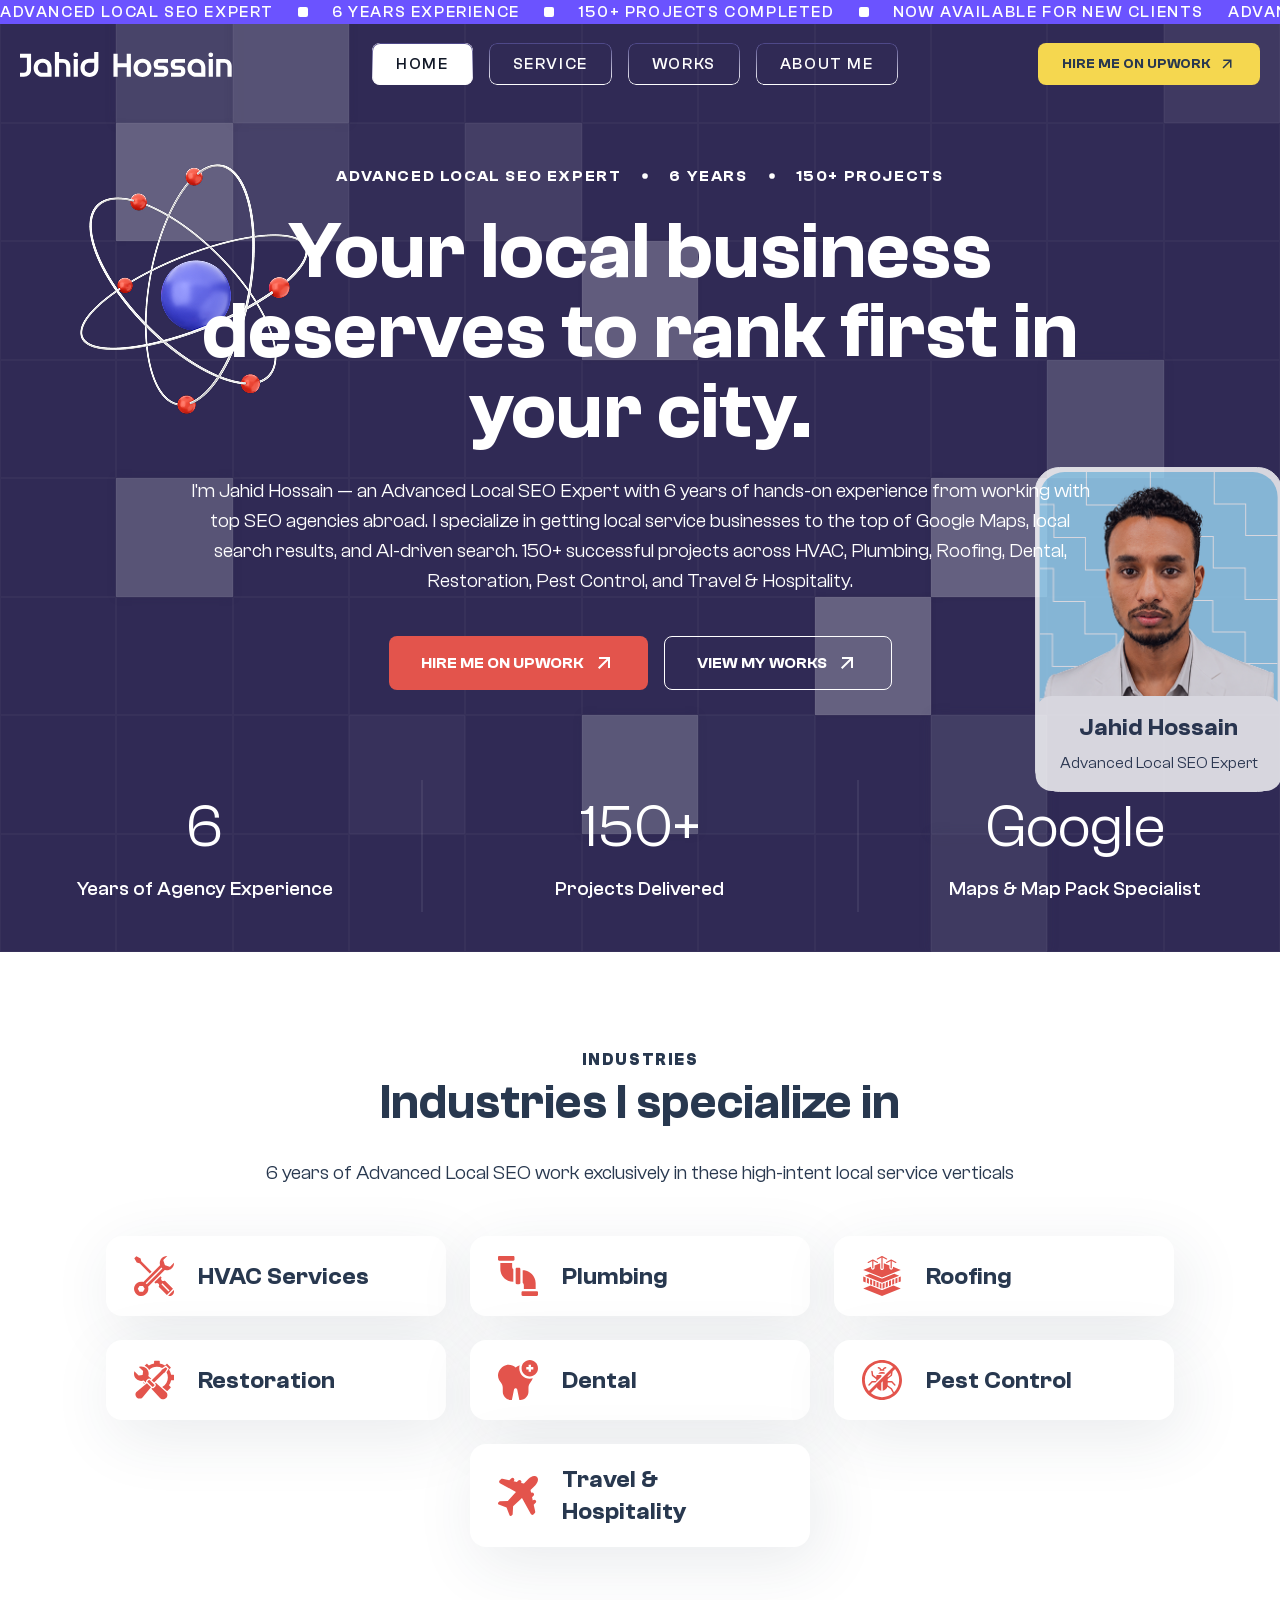
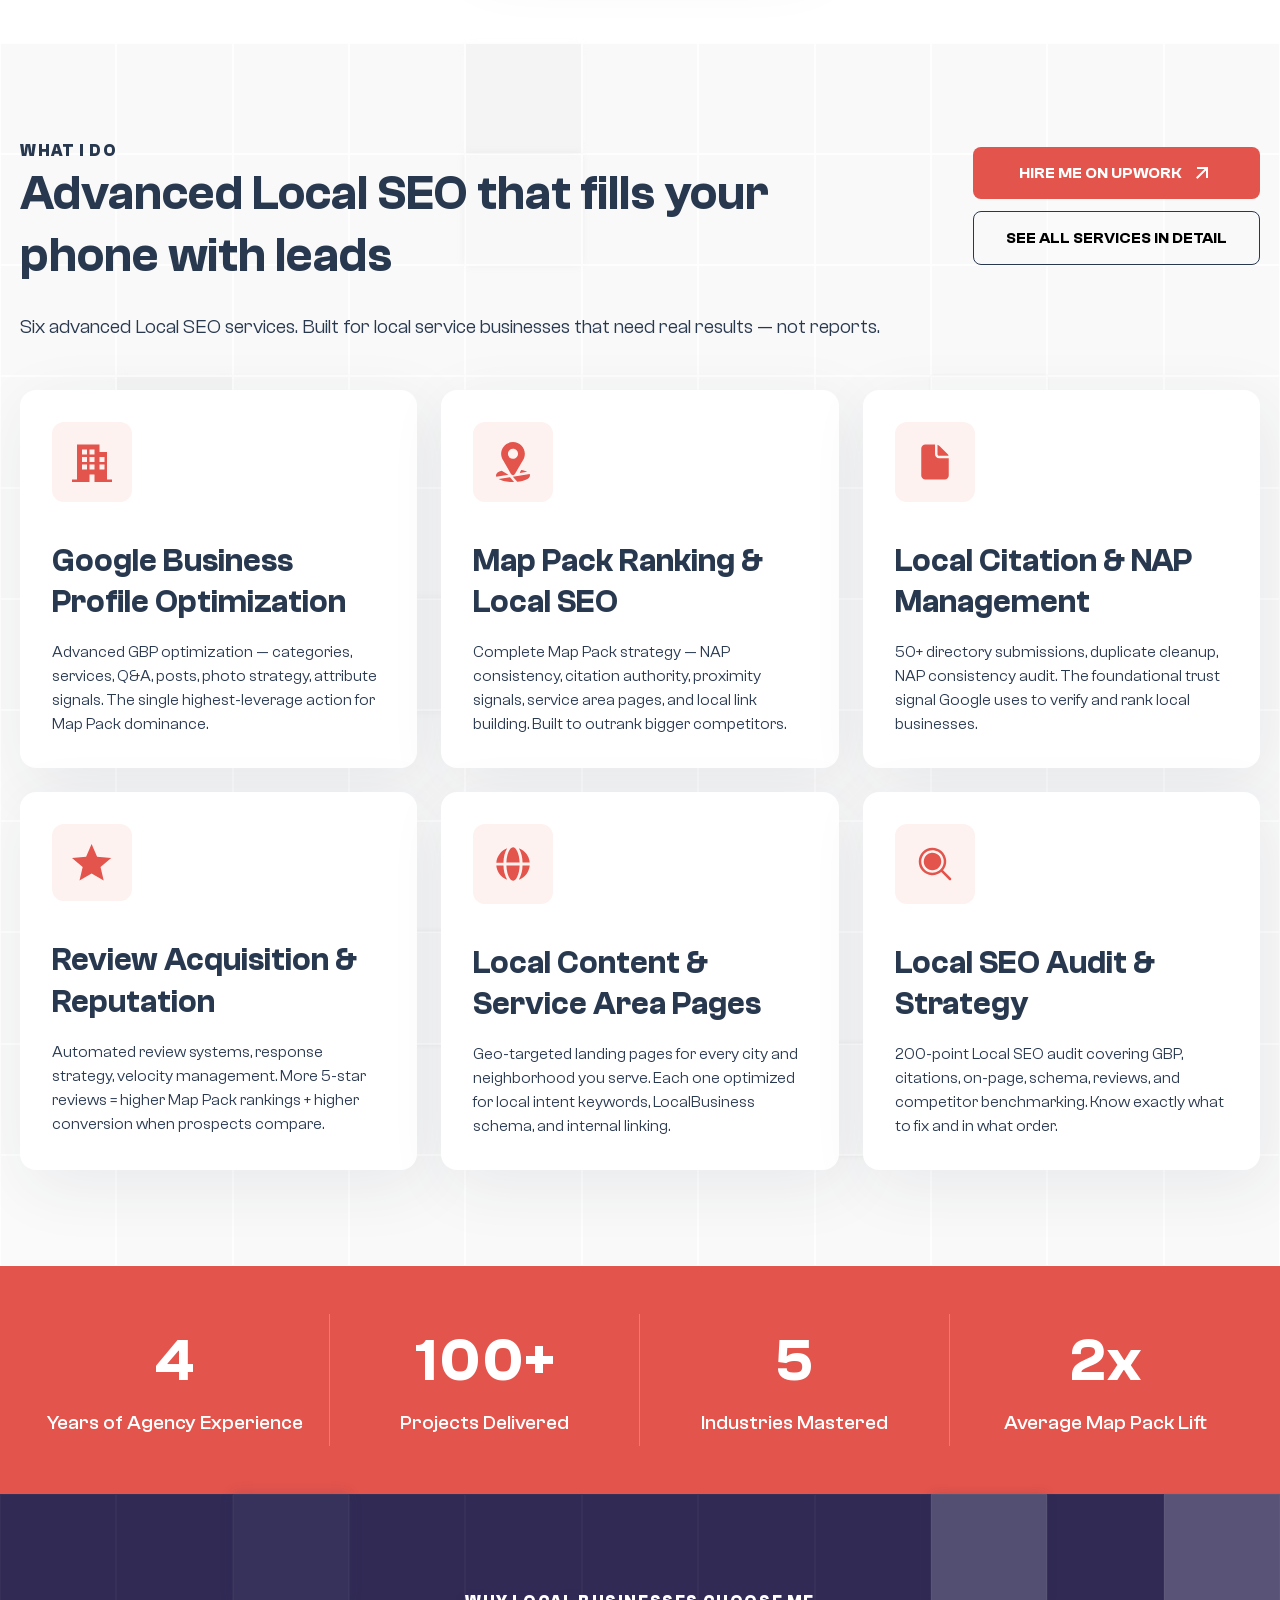
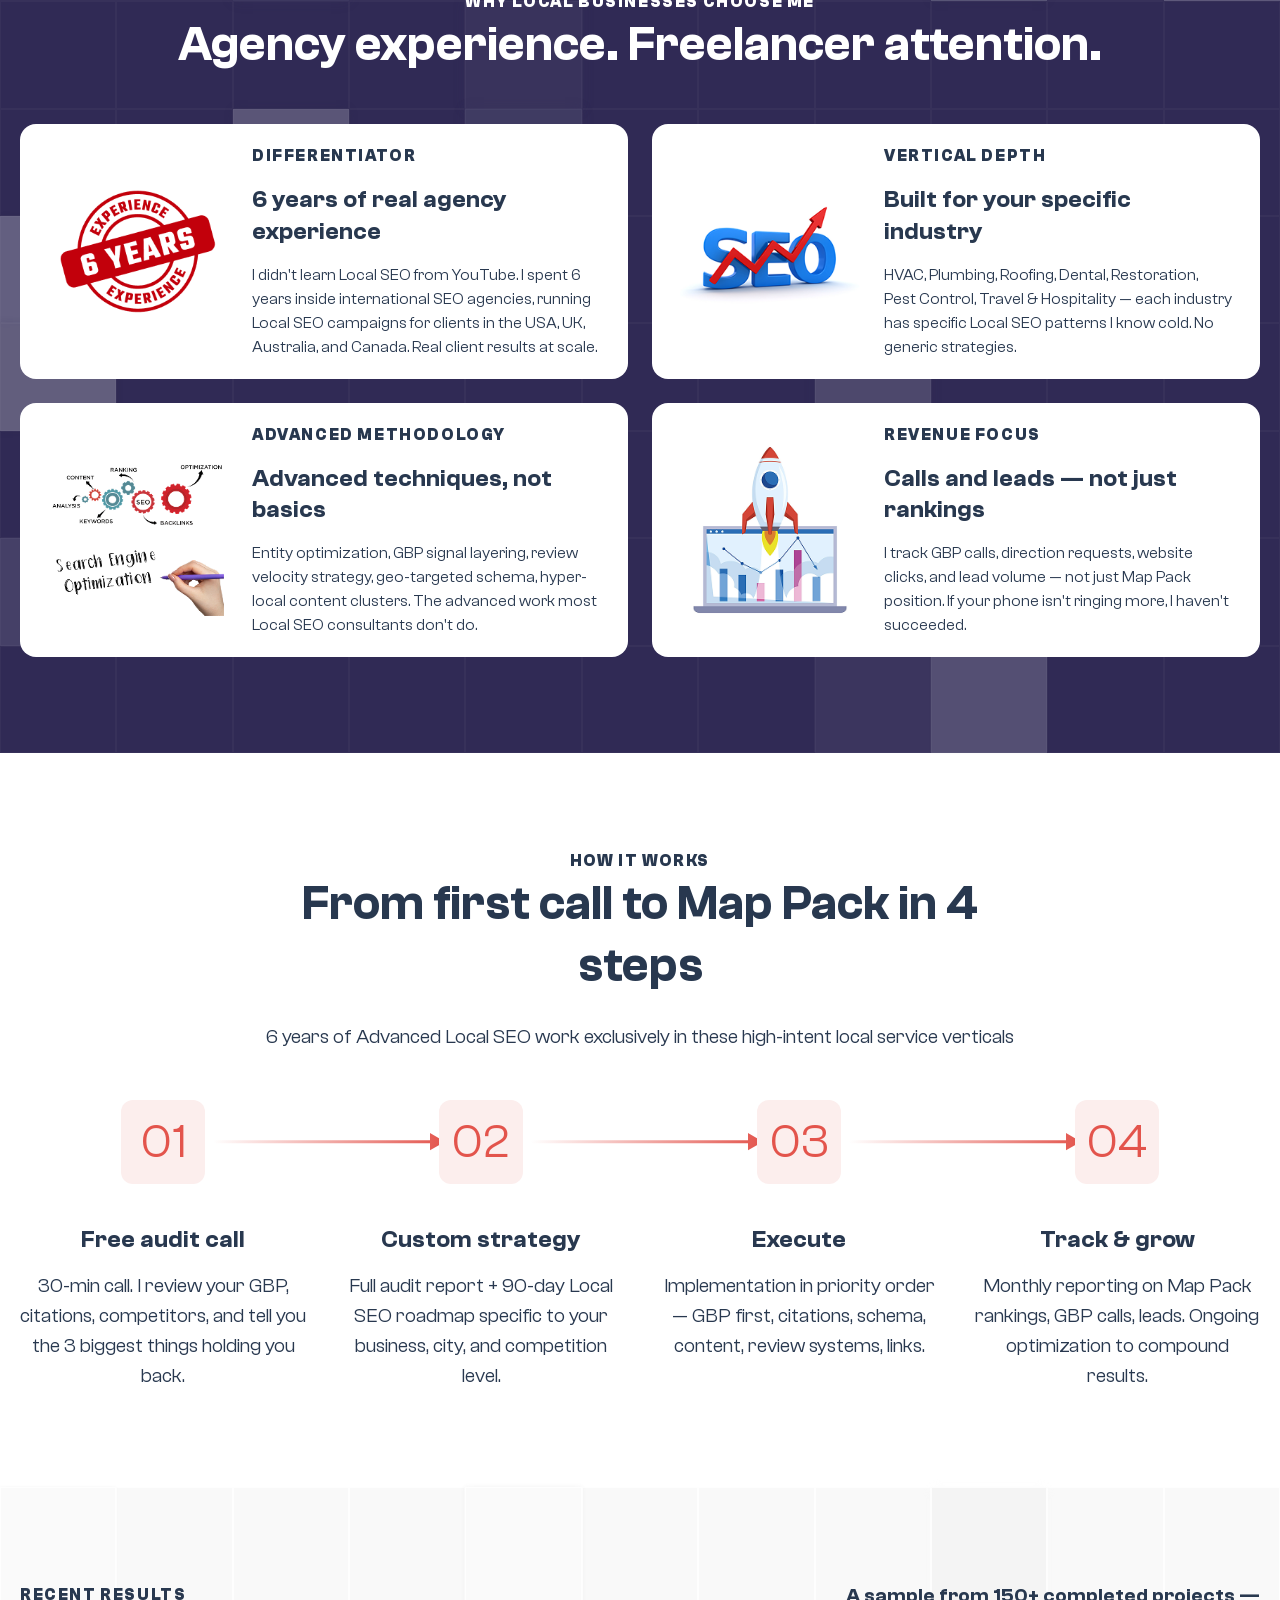
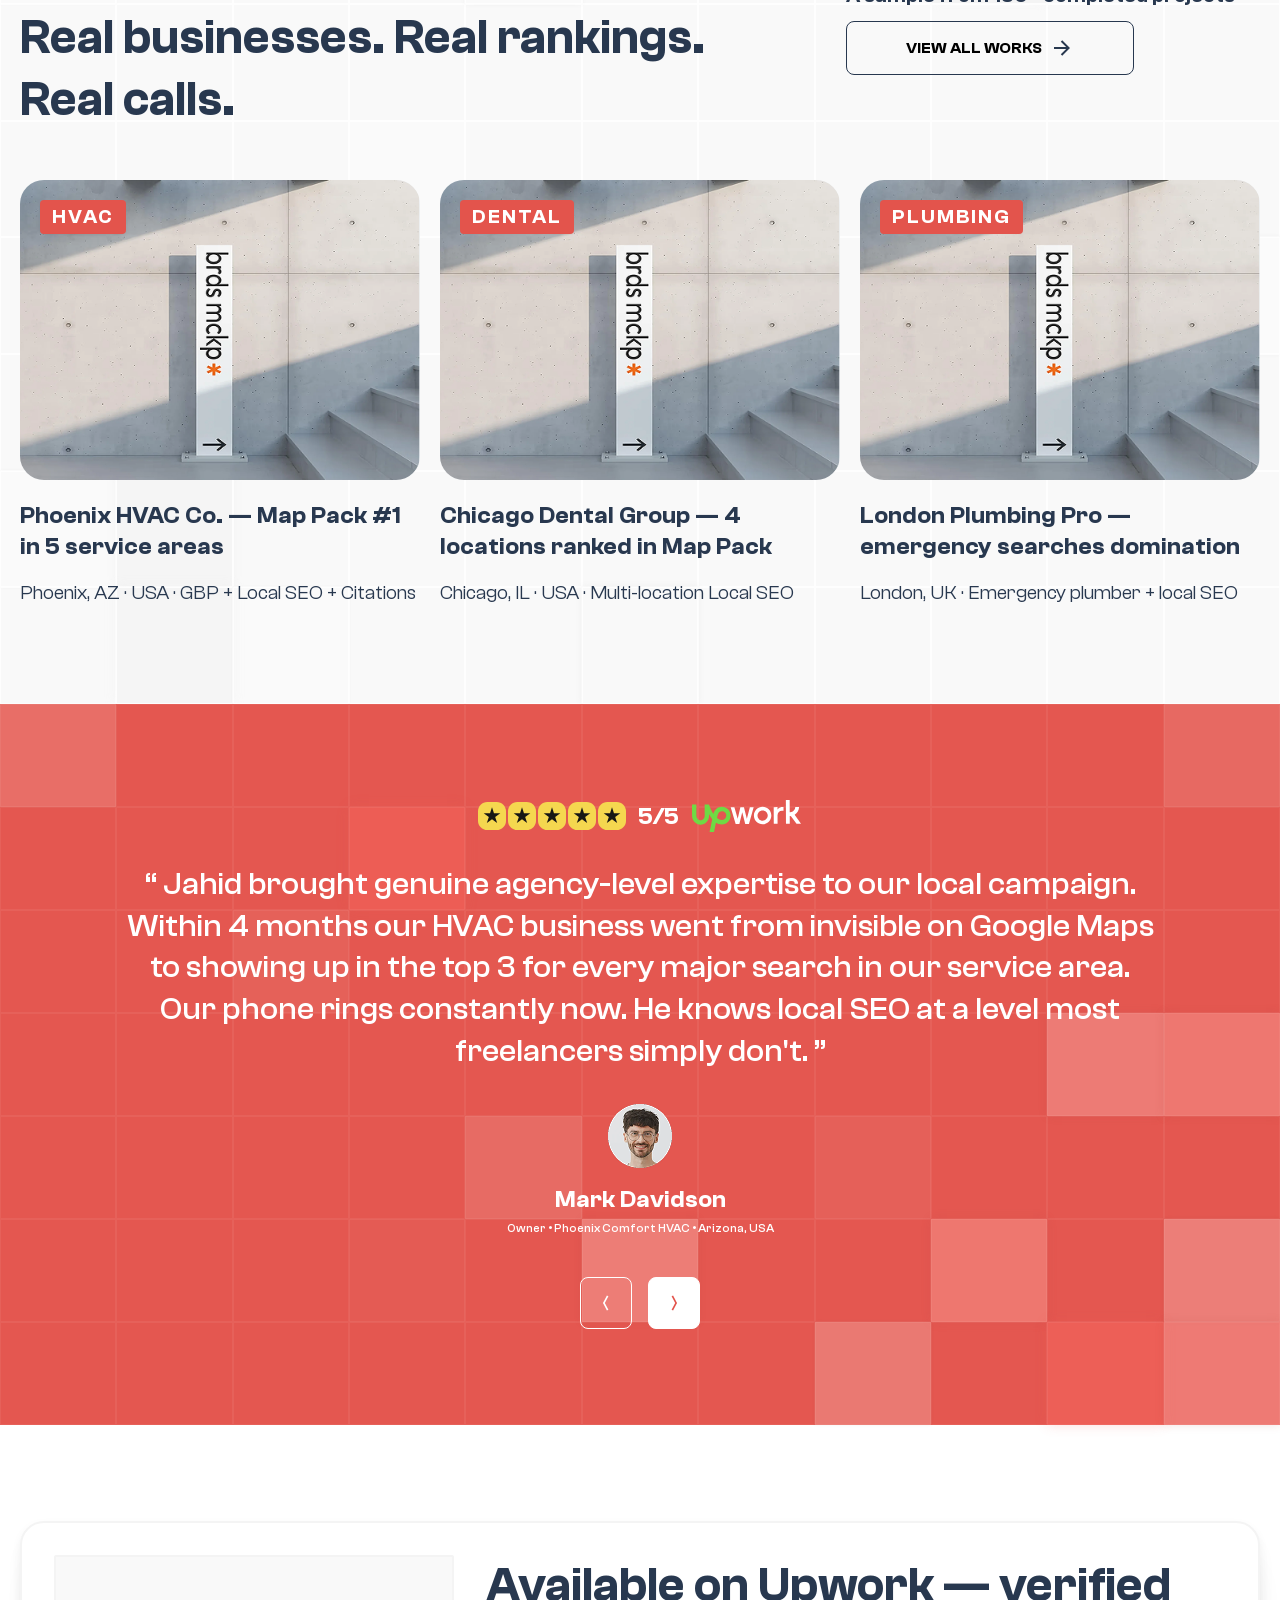
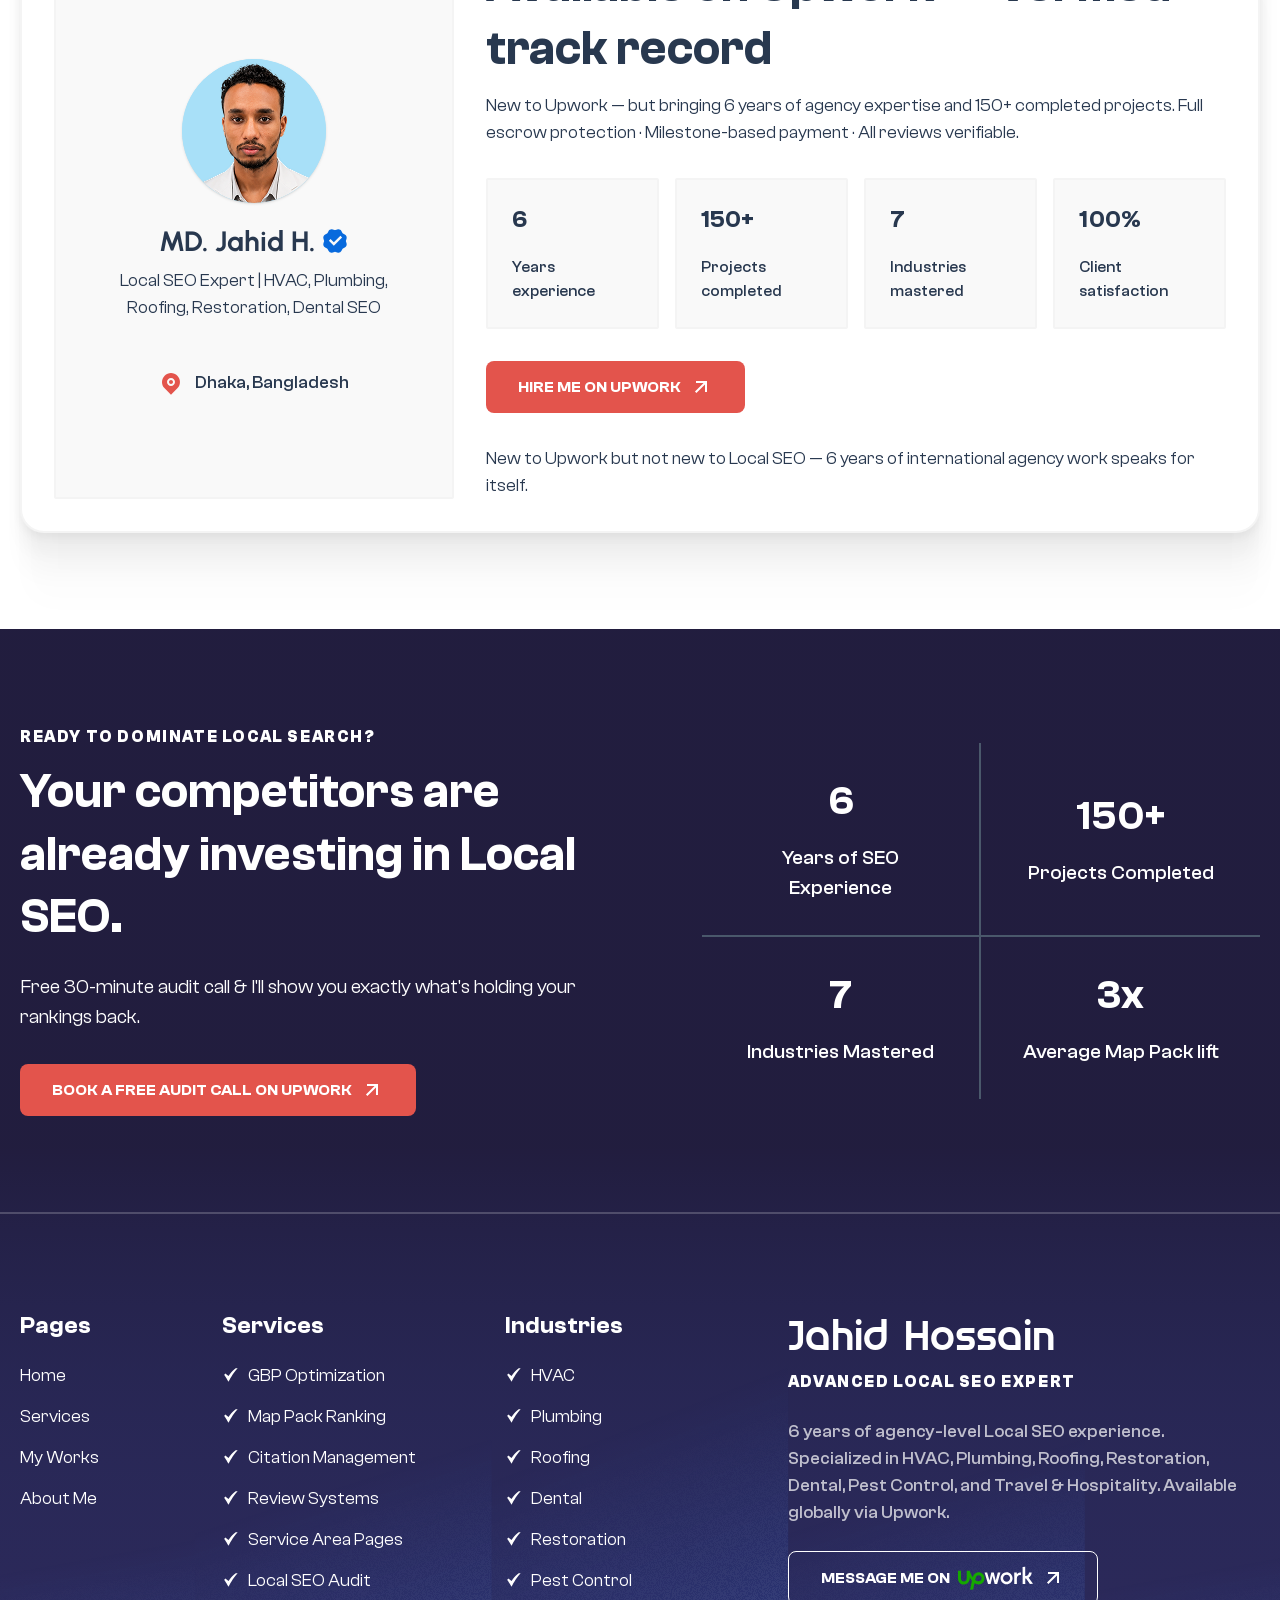
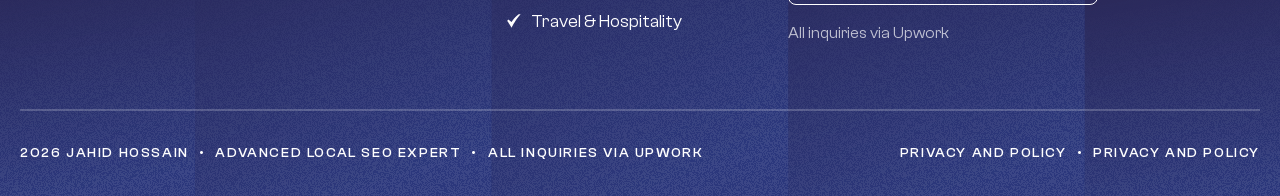
<file: index.html>
<!DOCTYPE html>
<html lang="en">

<head>
    <meta charset="UTF-8">
    <meta name="viewport" content="width=device-width, initial-scale=1.0">
    <title>Jahid Hossain</title>
    <link rel="stylesheet" href="assets/css/splide.min.css">
    <link rel="stylesheet" href="assets/css/style.css">
</head>

<body>


    <!-- Heading marque -->
    <section class="bg-violet overflow-hidden select-none relative z-1100">
        <div class="marquee">

            <ul
                class="heading-marquee-track flex items-center gap-4 text-white font-clash font-medium text-sm md:text-base leading-[150%] tracking-[1.6px] uppercase">

                <li>ADVANCED LOCAL SEO EXPERT</li>
                <span class="dot-icon"></span>

                <li>6 YEARS EXPERIENCE</li>
                <span class="dot-icon"></span>

                <li>150+ PROJECTS COMPLETED</li>
                <span class="dot-icon"></span>

                <li>NOW AVAILABLE FOR NEW CLIENTS</li>

                <!-- Duplicate set (for seamless loop) -->
                <li>ADVANCED LOCAL SEO EXPERT</li>
                <span class="dot-icon"></span>

                <li>6 YEARS EXPERIENCE</li>
                <span class="dot-icon"></span>

                <li>150+ PROJECTS COMPLETED</li>
                <span class="dot-icon"></span>

                <li>NOW AVAILABLE FOR NEW CLIENTS</li>

            </ul>


        </div>
    </section>

    <header class="header-section">
        <div class="container header">
            <div class="logo">
                <a href="index.html">
                    <img src="assets/images/jahid-hasan.svg" alt="logo">
                </a>
            </div>

            <nav class="nav">
                <a href="index.html" class="active">
                    <span class="nav-text">
                        <span>Home</span>
                        <span>Home</span>
                    </span>
                </a>

                <a href="services.html">
                    <span class="nav-text">
                        <span>Service</span>
                        <span>Service</span>
                    </span>
                </a>

                <a href="works.html">
                    <span class="nav-text">
                        <span>Works</span>
                        <span>Works</span>
                    </span>
                </a>

                <a href="about.html">
                    <span class="nav-text">
                        <span>About Me</span>
                        <span>About Me</span>
                    </span>
                </a>
            </nav>

            <a href="#" target="_blank" rel="noopener noreferrer" class="header-cta-btn cta-btn-hover">

                <span class="cta-btn-flair"></span>

                <span class="cta-btn-label">
                    <span>Hire me on Upwork</span>

                    <svg xmlns="http://www.w3.org/2000/svg" width="18" height="18" viewBox="0 0 18 18" fill="none">
                        <path
                            d="M12.0024 7.06066L5.54747 13.5156L4.48682 12.455L10.9418 6H5.25243V4.5H13.5024V12.75H12.0024V7.06066Z"
                            fill="currentColor" />
                    </svg>
                </span>

            </a>

            <!-- Mobile Hamburger -->
            <div class="hamburger" id="hamburger">
                <span></span>
                <span></span>
                <span></span>
            </div>
        </div>

    </header>

    <!-- Mobile Menu -->
    <div class="mobile-menu" id="mobileMenu">
        <a href="index.html">Home</a>
        <a href="services.html">Service</a>
        <a href="works.html">Works</a>
        <a href="about.html">About Me</a>
        <div>
            <a href="#"
                class="cta-btn-hover bg-yellow  px-6 sm:px-8 py-3.5 rounded-lg flex items-center justify-center gap-2 uppercase w-full sm:w-auto"
                data-block="button">

                <span class="cta-btn-flair"></span>

                <span
                    class="cta-btn-label text-midnight-blue text-sm sm:text-base font-semibold leading-6 flex items-center gap-2 relative z-10">
                    Hire me on Upwork
                    <svg xmlns="http://www.w3.org/2000/svg" width="18" height="18" viewBox="0 0 18 18" fill="none">
                        <path
                            d="M12.0024 7.06066L5.54747 13.5156L4.48682 12.455L10.9418 6H5.25243V4.5H13.5024V12.75H12.0024V7.06066Z"
                            fill="currentColor" />
                    </svg>
                </span>

            </a>
        </div>
    </div>

    <!-- Banner section -->
    <section class="relative min-h-screen bg-midnight-blue overflow-hidden  -mt-25">

        <!-- Animated Grid -->
        <div class="section-grid-bg" data-active="#37325B" data-border="rgba(255, 255, 255, 0.03)"></div>

        <!-- Content -->

        <!-- floating image and cards -->
        <div class="absolute top-30 md:top-40 left-10 md:left-20 electron-rotate">
            <img src="assets/images/electron.png" alt="electron" class="w-20 sm:w-28 md:w-32 lg:w-full h-auto">
        </div>
        <!-- Profile Details -->
        <div class="hidden  md:flex profile-card absolute right-5 bottom-40  items-center justify-center">

            <div class="relative bg-white rounded-[25px] p-1 border border-white">

                <!-- Image Area -->
                <div class="relative max-w-59.5 max-h-79 rounded-[25px] overflow-hidden bg-[#9AD6F4]">

                    <img src="assets/images/jahid.png" alt="Jahid Hossain"
                        class="w-full h-full object-cover object-top" />
                </div>

                <!-- Profile Detail Card -->
                <div class="absolute bottom-0 left-0 right-0 z-20 bg-white rounded-2xl px-5 py-4  text-center  ">

                    <h3 class="text-black text-2xl font-semibold leading-[130%] mb-2">
                        Jahid Hossain
                    </h3>

                    <p class="text-black text-[16px] font-normal leading-[150%]">
                        Advanced Local SEO Expert
                    </p>

                </div>

            </div>

        </div>
        <div class="container relative z-10 text-white flex flex-col justify-center px-4">

            <div class="hero-contents max-w-5xl text-center mx-auto pt-30 md:pt-40">

                <!-- Top stats -->
                <div class="hero-stats mb-6">
                    <ul
                        class="flex flex-col md:flex-row justify-center items-center gap-1 sm:gap-3 text-sm sm:text-base font-medium md:font-semibold sm:leading-[150%] sm:tracking-[1.6px] uppercase text-start ">

                        <li class="flex gap-1 sm:gap-3 items-center">
                            <p>ADVANCED LOCAL SEO EXPERT</p>
                            <div class="hidden md:block">
                                <svg xmlns="http://www.w3.org/2000/svg" width="24" height="24" viewBox="0 0 24 24"
                                    fill="none">
                                    <circle cx="12" cy="12" r="2.82353" fill="white" />
                                </svg>
                            </div>
                        </li>

                        <li class="flex gap-1 sm:gap-3 items-center">
                            <p>6 YEARS</p>
                            <div class="hidden md:block">
                                <svg xmlns="http://www.w3.org/2000/svg" width="24" height="24" viewBox="0 0 24 24"
                                    fill="none">
                                    <circle cx="12" cy="12" r="2.82353" fill="white" />
                                </svg>
                            </div>
                        </li>

                        <li class="flex gap-1 sm:gap-3items-center">
                            <p>150+ PROJECTS</p>
                        </li>

                    </ul>
                </div>

                <!-- Heading -->
                <h1
                    class="hero-title text-[36px] sm:text-[55px] md:text-[70px] lg:text-[80px]  font-semibold leading-[100%] mb-4 md:mb-6">
                    Your local business deserves to rank first in your city.
                </h1>

                <!-- Paragraph -->
                <p
                    class="hero-description text-[14px] sm:text-lg md:text-xl font-normal leading-relaxed md:leading-[150%] max-w-226 text-center mx-auto ">
                    I'm Jahid Hossain — an Advanced Local SEO Expert with 6 years of hands-on experience from working
                    with top SEO agencies abroad. I specialize in getting local service businesses to the top of Google
                    Maps, local search results, and AI-driven search. 150+ successful projects across HVAC, Plumbing,
                    Roofing, Dental, Restoration, Pest Control, and Travel & Hospitality.
                </p>

                <!-- buttons -->
                <div class="hero-buttons flex flex-col sm:flex-row justify-center gap-2 sm:gap-4 mt-4 sm:mt-6 md:mt-10">

                    <a href="#"
                        class="cta-btn-hover bg-tomato  px-6 sm:px-8 py-2 sm:py-3.5 rounded-lg flex items-center justify-center gap-2 uppercase w-full sm:w-auto"
                        data-block="button">

                        <span class="cta-btn-flair"></span>

                        <span
                            class="cta-btn-label text-sm sm:text-base font-semibold leading-6 flex items-center gap-2 relative z-10">
                            Hire me on Upwork
                            <img src="assets/images/white-arrow-right.svg" alt="arrow">
                        </span>

                    </a>
                    <a href="#"
                        class="hero-btn cta-btn-hover bg-transparent border border-white px-6 sm:px-8 py-2 sm:py-3.5 rounded-lg flex items-center justify-center gap-2 uppercase w-full sm:w-auto">

                        <span class="cta-btn-flair"></span>

                        <span
                            class="cta-btn-label text-sm sm:text-base font-semibold leading-6 flex items-center gap-2">
                            View my works
                            <img src="assets/images/white-arrow-right.svg" alt="arrow">
                        </span>

                    </a>

                </div>

                <!-- Mobile view profile card -->
                <div class="md:hidden flex mobile-profile-card items-center justify-center mt-5 mb-5">

                    <div class="relative bg-white rounded-[18px] p-1 border border-white w-65">

                        <!-- Image Area -->
                        <div class="relative w-full h-80 rounded-[18px] overflow-hidden bg-[#9AD6F4]">

                            <img src="assets/images/jahid.png" alt="Jahid Hossain"
                                class="w-full h-full object-cover object-top" />

                        </div>

                        <!-- Profile Detail Card -->
                        <div class="absolute bottom-0 left-0 right-0 z-20 bg-white rounded-xl px-3 py-3 text-center">

                            <h3 class="text-black text-lg font-semibold leading-[130%] mb-1">
                                Jahid Hossain
                            </h3>

                            <p class="text-black text-sm font-normal leading-[150%]">
                                Advanced Local SEO Expert
                            </p>

                        </div>

                    </div>

                </div>

            </div>


            <!-- Bottom stats -->
            <div
                class="hero-bottom-stats flex flex-row items-stretch justify-between gap-2 sm:gap-8 text-white md:pt-22.5 pb-10">

                <!-- Item 1 -->
                <div class="stat-item text-center flex-1 py-2">
                    <h3 class="text-[30px] sm:text-[35px] md:text-[60px] font-normal leading-[100%] md:leading-[130%]">
                        6
                    </h3>
                    <p
                        class="text-[14px] sm:text-base md:text-xl font-normal md:font-medium leading-[100%] md:leading-[150%] mt-2">
                        Years of Agency Experience
                    </p>
                </div>

                <!-- Divider -->
                <div class="hidden md:block w-0.5 bg-white/24 self-stretch"></div>

                <!-- Item 2 -->
                <div class="stat-item text-center flex-1 py-2">
                    <h3 class="text-[30px] sm:text-[35px] md:text-[60px] font-normal leading-[100%] md:leading-[130%]">
                        150+
                    </h3>
                    <p
                        class="text-[14px] sm:text-base md:text-xl font-normal md:font-medium leading-[100%] md:leading-[150%] mt-2">
                        Projects Delivered
                    </p>
                </div>

                <!-- Divider -->
                <div class="hidden md:block w-0.5 bg-white/24 self-stretch"></div>

                <!-- Item 3 -->
                <div class="stat-item text-center flex-1 py-2">
                    <h3 class="text-[30px] sm:text-[35px] md:text-[60px] font-normal leading-[100%] md:leading-[130%]">
                        Google
                    </h3>
                    <p
                        class="text-[14px] sm:text-base md:text-xl font-normal md:font-medium leading-[100%] md:leading-[150%] mt-2">
                        Maps & Map Pack Specialist
                    </p>
                </div>

            </div>


        </div>

    </section>


    <!-- Industries section -->
    <section class="w-full bg-white section-padding">
        <div class="container text-center">

            <!-- Section heading -->
            <div class="section-headign">
                <!-- Subtitle -->
                <span
                    class="text-black text-[14px] sm:text-base font-semibold md:font-bold leading-[130%] md:leading-[150%] tracking-[1.2px] md:tracking-[1.6px] uppercase  mb-3">
                    Industries
                </span>

                <!-- Main Heading -->
                <h2
                    class="text-black text-[28px] sm:text-[36px] md:text-[48px] font-semibold leading-[100%] md:leading-[130%] mb-3 md:mb-6">
                    Industries I specialize in
                </h2>

                <!-- Description -->
                <p class="text-black text-base sm:text-lg md:text-xl font-normal leading-[130%] md:leading-[150%]">
                    6 years of Advanced Local SEO work exclusively in these high-intent local service verticals
                </p>
            </div>

            <!-- Cards Layout Container -->
            <div
                class="industries-card flex flex-wrap justify-center gap-2 sm:gap-3 md:gap-6 mx-auto text-start mt-5 sm:mt-7 md:mt-12">

                <!-- HVAC Services -->
                <div
                    class="bg-white w-85 px-5 py-3 sm:px-7 sm:py-5 flex items-center gap-6 rounded-xl sm:rounded-2xl shadow-[8px_16px_64px_0_rgba(40,56,79,0.10)] transition-all duration-300 hover:-translate-y-0.5">
                    <img src="assets/images/HVAC-Services.svg" alt="" class="w-7.5 sm:w-10">
                    <span
                        class="text-black text-base sm:text-lg md:text-xl lg:text-2xl font-semibold leading-[100%] md:leading-[130%]">HVAC
                        Services</span>
                </div>

                <!-- Plumbing -->
                <div
                    class="bg-white w-85 px-5 py-3 sm:px-7 sm:py-5 flex items-center gap-6 rounded-xl sm:rounded-2xl shadow-[8px_16px_64px_0_rgba(40,56,79,0.10)] transition-all duration-300 hover:-translate-y-0.5">
                    <img src="assets/images/plumbing.svg" alt="" class="w-7.5 sm:w-10">
                    <span
                        class="text-black text-base sm:text-lg md:text-xl lg:text-2xl font-semibold leading-[100%] md:leading-[130%]">Plumbing</span>
                </div>

                <!-- Roofing -->
                <div
                    class="bg-white w-85 px-5 py-3 sm:px-7 sm:py-5 flex items-center gap-6 rounded-xl sm:rounded-2xl shadow-[8px_16px_64px_0_rgba(40,56,79,0.10)] transition-all duration-300 hover:-translate-y-0.5">
                    <img src="assets/images/Roofing.svg" alt="" class="w-7.5 sm:w-10">
                    <span
                        class="text-black text-base sm:text-lg md:text-xl lg:text-2xl font-semibold leading-[100%] md:leading-[130%]">Roofing</span>
                </div>

                <!-- Restoration -->
                <div
                    class="bg-white w-85 px-5 py-3 sm:px-7 sm:py-5 flex items-center gap-6 rounded-xl sm:rounded-2xl shadow-[8px_16px_64px_0_rgba(40,56,79,0.10)] transition-all duration-300 hover:-translate-y-0.5">
                    <img src="assets/images/Restoration.svg" alt="" class="w-7.5 sm:w-10">
                    <span
                        class="text-black text-base sm:text-lg md:text-xl lg:text-2xl font-semibold leading-[100%] md:leading-[130%]">Restoration</span>
                </div>

                <!-- Dental -->
                <div
                    class="bg-white w-85 px-5 py-3 sm:px-7 sm:py-5 flex items-center gap-6 rounded-xl sm:rounded-2xl shadow-[8px_16px_64px_0_rgba(40,56,79,0.10)] transition-all duration-300 hover:-translate-y-0.5">
                    <img src="assets/images/Dental.svg" alt="" class="w-7.5 sm:w-10">
                    <span
                        class="text-black text-base sm:text-lg md:text-xl lg:text-2xl font-semibold leading-[100%] md:leading-[130%]">Dental</span>
                </div>

                <!-- Pest Control -->
                <div
                    class="bg-white w-85 px-5 py-3 sm:px-7 sm:py-5 flex items-center gap-6 rounded-xl sm:rounded-2xl shadow-[8px_16px_64px_0_rgba(40,56,79,0.10)] transition-all duration-300 hover:-translate-y-0.5">
                    <img src="assets/images/pest-control.svg" alt="" class="w-7.5 sm:w-10">
                    <span
                        class="text-black text-base sm:text-lg md:text-xl lg:text-2xl font-semibold leading-[100%] md:leading-[130%]">Pest
                        Control</span>
                </div>

                <!-- Travel & Hospitality -->
                <div
                    class="bg-white w-85 px-5 py-3 sm:px-7 sm:py-5 flex items-center gap-6 rounded-xl sm:rounded-2xl shadow-[8px_16px_64px_0_rgba(40,56,79,0.10)] transition-all duration-300 hover:-translate-y-0.5">
                    <img src="assets/images/Travel-Hospitality.svg" alt="" class="w-7.5 sm:w-10">
                    <span
                        class="text-black text-base sm:text-lg md:text-xl lg:text-2xl font-semibold leading-[100%] md:leading-[130%]">Travel
                        &
                        Hospitality</span>
                </div>

            </div>

        </div>
    </section>

    <!-- My services section -->
    <section class="my-services-section bg-[#F9F9F9] relative section-padding">
        <!-- Animated Grid -->
        <div class="section-grid-bg" data-active="#F4F4F4" data-border="rgba(255, 255, 255, 0.80)"></div>


        <!-- Services Container Section -->
        <div class="container">
            <div class="relative z-100">

                <!-- Header Block -->
                <div class="flex flex-col lg:flex-row lg:justify-between lg:items-start gap-6">
                    <div class="max-w-223.5">
                        <!-- Subtitle -->
                        <span
                            class="text-black text-[14px] sm:text-base font-semibold md:font-bold leading-[130%] md:leading-[150%] tracking-[1.2px] md:tracking-[1.6px] uppercase  mb-3">
                            What I Do
                        </span>
                        <!-- Main Heading -->
                        <h2
                            class="text-black text-[28px] sm:text-[36px] md:text-[48px] font-semibold leading-[100%] md:leading-[130%] mb-3 md:mb-6">
                            Advanced Local SEO that fills your phone with leads
                        </h2>
                        <!-- Description -->
                        <p
                            class="text-black text-base sm:text-lg md:text-xl font-normal leading-[130%] md:leading-[150%]">
                            Six advanced Local SEO services. Built for local service businesses that need real
                            results — not reports.
                        </p>
                    </div>

                    <!-- Call to Actions -->
                    <div class="flex flex-col sm:flex-row lg:flex-col gap-3  pt-2">

                        <a href="#"
                            class="cta-btn-hover bg-tomato  px-6 sm:px-8 py-2 sm:py-3.5 rounded-lg flex items-center justify-center gap-2 uppercase w-full sm:w-auto"
                            data-block="button">

                            <span class="cta-btn-flair"></span>

                            <span
                                class="cta-btn-label text-white text-sm sm:text-base font-semibold leading-6 flex items-center gap-2 relative z-10">
                                Hire me on Upwork
                                <img src="assets/images/white-arrow-right.svg" alt="arrow">
                            </span>

                        </a>
                        <!-- transparent btn -->
                        <a href="#"
                            class="hero-btn cta-btn-hover cta-btn-hover-tomato bg-transparent hover:border-tomato border border-black px-6 sm:px-8 py-2 sm:py-3.5 rounded-lg flex items-center justify-center gap-2 uppercase w-full sm:w-auto">

                            <span class="cta-btn-flair"></span>

                            <span
                                class="cta-btn-label text-sm sm:text-base font-semibold leading-6 flex items-center gap-2">
                                See all services in detail
                            </span>

                        </a>
                    </div>
                </div>

                <!-- 3-Column Service Cards Grid -->
                <div
                    class="grid grid-cols-1 md:grid-cols-2 lg:grid-cols-3 gap-2 sm:gap-4 md:gap-6 mt-5 sm:mt-8 md:mt-12 text-black">

                    <!-- Card 1:  -->
                    <div
                        class="bg-white rounded-xl md:rounded-2xl p-5 sm:p-5 md:p-8 flex flex-col justify-between shadow-[8px_16px_64px_0_rgba(40,56,79,0.08)] text-center md:text-start">
                        <div>
                            <div
                                class="inline-block p-5 rounded-lg md:rounded-xl bg-[#fdf2f0] flex items-center justify-center text-[#de5444] mb-3 md:mb-8">
                                <!-- Icon -->
                                <img src="assets/images/Google-Business-Profile-Optimization.svg"
                                    alt="Google Business Profile Optimization" class="w-7.5 sm:w-10">
                            </div>

                            <h3
                                class="text-xl sm:text-2xl lg:text-[32px] font-semibold leading-[100%] md:leading-[130%]">
                                Google Business Profile Optimization
                            </h3>

                            <p
                                class="text-black text-[14px] md:text-base sm:text-lg font-normal leading-[130%] md:leading-[150%] mt-4">
                                Advanced GBP optimization — categories, services, Q&A, posts, photo strategy, attribute
                                signals. The single highest-leverage action for Map Pack dominance.
                            </p>
                        </div>
                    </div>
                    <!-- Card 2:  -->
                    <div
                        class="bg-white rounded-xl md:rounded-2xl p-5 sm:p-5 md:p-8 flex flex-col justify-between shadow-[8px_16px_64px_0_rgba(40,56,79,0.08)] text-center md:text-start">
                        <div>
                            <div
                                class="inline-block p-5 rounded-lg md:rounded-xl bg-[#fdf2f0] flex items-center justify-center text-[#de5444] mb-3 md:mb-8">
                                <!-- Icon -->
                                <img src="assets/images/Map-Pack-Ranking-&-Local SEO.svg"
                                    alt="Map Pack Ranking & Local SEO" class="w-7.5 sm:w-10">
                            </div>

                            <h3
                                class="text-xl sm:text-2xl lg:text-[32px] font-semibold leading-[100%] md:leading-[130%]">
                                Map Pack Ranking & Local SEO
                            </h3>

                            <p
                                class="text-black text-[14px] md:text-base sm:text-lg font-normal leading-[130%] md:leading-[150%] mt-4">
                                Complete Map Pack strategy — NAP consistency, citation authority, proximity signals,
                                service area pages, and local link building. Built to outrank bigger competitors.
                            </p>
                        </div>
                    </div>
                    <!-- Card 3:  -->
                    <div
                        class="bg-white rounded-xl md:rounded-2xl p-5 sm:p-5 md:p-8 flex flex-col justify-between shadow-[8px_16px_64px_0_rgba(40,56,79,0.08)] text-center md:text-start">
                        <div>
                            <div
                                class="inline-block p-5 rounded-lg md:rounded-xl bg-[#fdf2f0] flex items-center justify-center text-[#de5444] mb-3 md:mb-8">
                                <!-- Icon -->
                                <img src="assets/images/local-citation-nap-management.svg"
                                    alt="Local Citation & NAP Management" class="w-7.5 sm:w-10">
                            </div>

                            <h3
                                class="text-xl sm:text-2xl lg:text-[32px] font-semibold leading-[100%] md:leading-[130%]">
                                Local Citation & NAP Management
                            </h3>

                            <p
                                class="text-black text-[14px] md:text-base sm:text-lg font-normal leading-[130%] md:leading-[150%] mt-4">
                                50+ directory submissions, duplicate cleanup, NAP consistency audit. The foundational
                                trust signal Google uses to verify and rank local businesses.
                            </p>
                        </div>
                    </div>
                    <!-- Card 4:  -->
                    <div
                        class="bg-white rounded-xl md:rounded-2xl p-5 sm:p-5 md:p-8 flex flex-col justify-between shadow-[8px_16px_64px_0_rgba(40,56,79,0.08)] text-center md:text-start">
                        <div>
                            <div
                                class="inline-block p-5 rounded-lg md:rounded-xl bg-[#fdf2f0] flex items-center justify-center text-[#de5444] mb-3 md:mb-8">
                                <!-- Icon -->
                                <img src="assets/images/review-acquisition-reputation.svg"
                                    alt="Review Acquisition & Reputation" class="w-7.5 sm:w-10">
                            </div>

                            <h3
                                class="text-xl sm:text-2xl lg:text-[32px] font-semibold leading-[100%] md:leading-[130%]">
                                Review Acquisition & Reputation
                            </h3>

                            <p
                                class="text-black text-[14px] md:text-base sm:text-lg font-normal leading-[130%] md:leading-[150%] mt-4">
                                Automated review systems, response strategy, velocity management. More 5-star reviews =
                                higher Map Pack rankings + higher conversion when prospects compare.
                            </p>
                        </div>
                    </div>
                    <!-- Card 5:  -->
                    <div
                        class="bg-white rounded-xl md:rounded-2xl p-5 sm:p-5 md:p-8 flex flex-col justify-between shadow-[8px_16px_64px_0_rgba(40,56,79,0.08)] text-center md:text-start">
                        <div>
                            <div
                                class="inline-block p-5 rounded-lg md:rounded-xl bg-[#fdf2f0] flex items-center justify-center text-[#de5444] mb-3 md:mb-8">
                                <!-- Icon -->
                                <img src="assets/images/local-content-service-area-pagesl.svg"
                                    alt="Local Content & Service Area Pages" class="w-7.5 sm:w-10">
                            </div>

                            <h3
                                class="text-xl sm:text-2xl lg:text-[32px] font-semibold leading-[100%] md:leading-[130%]">
                                Local Content & Service Area Pages
                            </h3>

                            <p
                                class="text-black text-[14px] md:text-base sm:text-lg font-normal leading-[130%] md:leading-[150%] mt-4">
                                Geo-targeted landing pages for every city and neighborhood you serve. Each one optimized
                                for local intent keywords, LocalBusiness schema, and internal linking.
                            </p>
                        </div>
                    </div>
                    <!-- Card 6:  -->
                    <div
                        class="bg-white rounded-xl md:rounded-2xl p-5 sm:p-5 md:p-8 flex flex-col justify-between shadow-[8px_16px_64px_0_rgba(40,56,79,0.08)] text-center md:text-start">
                        <div>
                            <div
                                class="inline-block p-5 rounded-lg md:rounded-xl bg-[#fdf2f0] flex items-center justify-center text-[#de5444] mb-3 md:mb-8">
                                <!-- Icon -->
                                <img src="assets/images/local-seo-audit-strategy.svg" alt="Local SEO Audit & Strategy
">
                            </div>

                            <h3
                                class="text-xl sm:text-2xl lg:text-[32px] font-semibold leading-[100%] md:leading-[130%]">
                                Local SEO Audit & Strategy

                            </h3>

                            <p
                                class="text-black text-[14px] md:text-base sm:text-lg font-normal leading-[130%] md:leading-[150%] mt-4">
                                200-point Local SEO audit covering GBP, citations, on-page, schema, reviews, and
                                competitor benchmarking. Know exactly what to fix and in what order.
                            </p>
                        </div>
                    </div>

                </div>
            </div>
        </div>
    </section>


    <!-- Stats section -->
    <section id="statsSection" class="bg-tomato py-7.5 md:py-12">
        <div class="container">

            <div class="grid grid-cols-2 md:grid-cols-4 gap-y-8 md:gap-0 text-white">

                <!-- Item 1 -->
                <div class="stat-item text-center py-2 md:border-r md:border-white/24">
                    <span
                        class="text-white text-[30px] md:text-[40px] lg:text-[60px] font-semibold leading-[100%] md:leading-[130%] block">
                        <span class="counter" data-target="6">0</span>
                    </span>
                    <p
                        class="text-[14px] sm:text-base md:text-lg lg:text-xl font-medium leading-[130%] md:leading-[150%] mt-2">
                        Years of Agency Experience
                    </p>
                </div>

                <!-- Item 2 -->
                <div class="stat-item text-center py-2 md:border-r md:border-white/24">
                    <span
                        class="text-white text-[30px] md:text-[40px] lg:text-[60px] font-semibold leading-[100%] md:leading-[130%] block">
                        <span class="counter" data-target="150" data-suffix="+">0</span>
                    </span>
                    <p
                        class="text-[14px] sm:text-base md:text-lg lg:text-xl font-medium leading-[130%] md:leading-[150%] mt-2">
                        Projects Delivered
                    </p>
                </div>

                <!-- Item 3 -->
                <div class="stat-item text-center py-2 md:border-r md:border-white/24">
                    <span
                        class="text-white text-[30px] md:text-[40px] lg:text-[60px] font-semibold leading-[100%] md:leading-[130%] block">
                        <span class="counter" data-target="7">0</span>
                    </span>
                    <p
                        class="text-[14px] sm:text-base md:text-lg lg:text-xl font-medium leading-[130%] md:leading-[150%] mt-2">
                        Industries Mastered
                    </p>
                </div>

                <!-- Item 4 -->
                <div class="stat-item text-center py-2">
                    <span
                        class="text-white text-[30px] md:text-[40px] lg:text-[60px] font-semibold leading-[100%] md:leading-[130%] block">
                        <span class="counter" data-target="3" data-suffix="x">0</span>
                    </span>
                    <p
                        class="text-[14px] sm:text-base md:text-lg lg:text-xl font-medium leading-[130%] md:leading-[150%] mt-2">
                        Average Map Pack Lift
                    </p>
                </div>

            </div>

        </div>
    </section>


    <!-- Why local businesses choose me -->
    <section class="bg-midnight-blue  relative section-padding">
        <!-- Animated Grid -->
        <div class="section-grid-bg" data-active="#37325B" data-border="rgba(255, 255, 255, 0.03)"></div>

        <div class="container relative">
            <!-- Section heading -->
            <div class="section-headign text-center">
                <!-- Subtitle -->
                <span
                    class="text-white text-[14px] sm:text-base font-semibold md:font-bold leading-[130%] md:leading-[150%] tracking-[1.2px] md:tracking-[1.6px] uppercase  mb-3">
                    Why local businesses choose me
                </span>

                <!-- Main Heading -->
                <h2
                    class="text-white text-[28px] sm:text-[36px] md:text-[48px] font-semibold leading-[100%] md:leading-[130%] mb-3 md:mb-6">
                    Agency experience. Freelancer attention.
                </h2>
            </div>

            <!-- Card contents -->
            <div class="card-contents-wrapper mt-6 sm:mt-10 md:mt-12">
                <!-- cards wrapper -->
                <div class="grid grid-cols-1 lg:grid-cols-2 gap-2 sm:gap-4 md:gap-6">

                    <!-- Card -->
                    <div
                        class=" bg-white rounded-xl md:rounded-2xl px-5 sm:px-7 py-5 flex flex-col lg:flex-row items-center lg:items-center gap-6 ">

                        <!-- Image -->
                        <div
                            class="w-32 h-32 sm:w-40 sm:h-40 lg:w-45 lg:h-full shrink-0 flex items-center justify-center">
                            <img src="assets/images/6-years-of-real-agency-experience.png"
                                alt="6 Years Experience Stamp" class="w-full h-full object-contain" />
                        </div>

                        <!-- Content -->
                        <div class="flex-1 flex flex-col justify-center md:text-center lg:text-left max-w-109">
                            <span
                                class="text-black text-[14px] md:text-base font-bold leading-[130%] md:leading-[150%] tracking-[1.2px] md:tracking-[1.6px] uppercase mb-3 sm:mb-4">
                                Differentiator
                            </span>

                            <h3 class="text-black text-xl sm:text-2xl font-semibold leading-[130%] mb-3 sm:mb-4">
                                6 years of real agency experience
                            </h3>

                            <p class="text-black text-[14px] md:text-base font-normal leading-[130%] md:leading-[150%]">
                                I didn't learn Local SEO from YouTube. I spent 6 years inside international SEO
                                agencies,
                                running Local SEO campaigns for clients in the USA, UK, Australia, and Canada. Real
                                client
                                results at scale.
                            </p>
                        </div>

                    </div>
                    <!-- Card -->
                    <div
                        class=" bg-white rounded-xl md:rounded-2xl px-5 sm:px-7 py-5 flex flex-col lg:flex-row items-center lg:items-center gap-6  ">

                        <!-- Image -->
                        <div
                            class="w-32 h-32 sm:w-40 sm:h-40 lg:w-45 lg:h-full shrink-0 flex items-center justify-center">
                            <img src="assets/images/built-for-your-specific-industry.png" alt="6 Years Experience Stamp"
                                class="w-full h-full object-contain" />
                        </div>

                        <!-- Content -->
                        <div class="flex-1 flex flex-col justify-center md:text-centerlg:text-left max-w-109">
                            <span
                                class="text-black text-[14px] md:text-base font-bold leading-[130%] md:leading-[150%] tracking-[1.2px] md:tracking-[1.6px] uppercase mb-3 sm:mb-4">
                                Vertical depth
                            </span>

                            <h3
                                class="text-black text-xl md:text-2xl font-semibold leading-[100%] md:leading-[130%] mb-3 sm:mb-4">
                                Built for your specific industry
                            </h3>

                            <p class="text-black text-[14px] md:text-base font-normal leading-[130%] md:leading-[150%]">
                                HVAC, Plumbing, Roofing, Dental, Restoration, Pest Control, Travel & Hospitality — each
                                industry has specific Local SEO patterns I know cold. No generic strategies.
                            </p>
                        </div>

                    </div>
                    <!-- Card -->
                    <div
                        class=" bg-white rounded-xl md:rounded-2xl px-5 sm:px-7 py-5 flex flex-col lg:flex-row items-center lg:items-center gap-6  ">

                        <!-- Image -->
                        <div
                            class="w-32 h-32 sm:w-40 sm:h-40 lg:w-45 lg:h-full shrink-0 flex items-center justify-center">
                            <img src="assets/images/advanced-techniques-not-basics.png" alt="6 Years Experience Stamp"
                                class="w-full h-full object-contain" />
                        </div>

                        <!-- Content -->
                        <div class="flex-1 flex flex-col justify-center md:text-center lg:text-left max-w-109">
                            <span
                                class="text-black text-[14px] md:text-base font-bold leading-[130%] md:leading-[150%] tracking-[1.2px] md:tracking-[1.6px] uppercase mb-3 sm:mb-4">
                                Advanced methodology
                            </span>

                            <h3
                                class="text-black text-xl md:text-2xl font-semibold leading-[100%] md:leading-[130%] mb-3 sm:mb-4">
                                Advanced techniques, not basics
                            </h3>

                            <p class="text-black text-[14px] md:text-base font-normal leading-[130%] md:leading-[150%]">
                                Entity optimization, GBP signal layering, review velocity strategy, geo-targeted schema,
                                hyper-local content clusters. The advanced work most Local SEO consultants don't do.
                            </p>
                        </div>

                    </div>
                    <!-- Card -->
                    <div
                        class=" bg-white rounded-xl md:rounded-2xl px-5 sm:px-7 py-5 flex flex-col lg:flex-row items-center lg:items-center gap-6  ">

                        <!-- Image -->
                        <div
                            class="w-32 h-32 sm:w-40 sm:h-40 lg:w-45 lg:h-full shrink-0 flex items-center justify-center">
                            <img src="assets/images/calls-and-leads-not-just-rankings.png"
                                alt="6 Years Experience Stamp" class="w-full h-full object-contain" />
                        </div>

                        <!-- Content -->
                        <div class="flex-1 flex flex-col justify-center md:text-center lg:text-left max-w-109">
                            <span
                                class="text-black text-[14px] md:text-base font-bold leading-[130%] md:leading-[150%] tracking-[1.2px] md:tracking-[1.6px] uppercase mb-3 sm:mb-4">
                                Revenue focus
                            </span>

                            <h3
                                class="text-black text-xl md:text-2xl font-semibold leading-[100%] md:leading-[130%] mb-3 sm:mb-4">
                                Calls and leads — not just rankings
                            </h3>

                            <p class="text-black text-[14px] md:text-base font-normal leading-[130%] md:leading-[150%]">
                                I track GBP calls, direction requests, website clicks, and lead volume — not just Map
                                Pack position. If your phone isn't ringing more, I haven't succeeded.
                            </p>
                        </div>

                    </div>

                </div>
            </div>
        </div>

    </section>


    <!-- How it works section -->
    <section class="section-padding">
        <div class="container">
            <!-- Section heading -->
            <div class="section-headign text-center max-w-190 mx-auto">
                <!-- Subtitle -->
                <span
                    class="text-black text-[14px] sm:text-base font-semibold md:font-bold leading-[130%] md:leading-[150%] tracking-[1.2px] md:tracking-[1.6px] uppercase  mb-3">
                    How it works
                </span>

                <!-- Main Heading -->
                <h2
                    class="text-black text-[28px] sm:text-[36px] md:text-[48px] font-semibold leading-[100%] md:leading-[130%] mb-3 md:mb-6">
                    From first call to Map Pack in 4 steps
                </h2>
                <!-- Description -->
                <p class="text-black text-base sm:text-lg md:text-xl font-normal leading-[130%] md:leading-[150%]">
                    6 years of Advanced Local SEO work exclusively in these high-intent local service verticals
                </p>
            </div>



            <!-- Process Step Block from image_f2aa5f.png & image_f235e2.png -->
            <div class="mt-6 sm:mt-10 md:mt-12">
                <div
                    class="grid grid-cols-1 sm:grid-cols-2 xl:grid-cols-4 gap-y-4 sm:gap-y-8 gap-x-8 justify-items-center">

                    <!-- Step 01 -->
                    <div class="w-full max-w-91 flex flex-col items-center text-center">
                        <div class="relative w-16  sm:w-21 h-16 sm:h-21 flex items-center justify-center">
                            <div
                                class="w-full h-full rounded-xl bg-soft-tomato flex items-center justify-center p-2.75 text-tomato text-[32px] sm:text-[48px] font-normal leading-[130%]">
                                01
                            </div>

                            <div
                                class="hidden xl:flex absolute lg:top-1/2 lg:-translate-y-1/2 lg:left-[calc(100%+8px)] w-58 h-auto overflow-hidden pointer-events-none select-none items-center">
                                <img src="assets/images/big-arrow-line.svg" alt="arrow separator"
                                    class="w-full h-auto block" />
                            </div>
                        </div>

                        <h3
                            class="text-black text-xl md:text-2xl font-semibold leading-[100%] md:leading-[130%]  mb-2 sm:mb-4 mt-2 md:mt-10">
                            Free audit call
                        </h3>

                        <p
                            class="text-black text-[14px] sm:text-lg md:text-xl font-normal leading-[130%] md:leading-[150%]">
                            30-min call. I review your GBP, citations, competitors, and tell you the 3 biggest things
                            holding you back.
                        </p>
                    </div>

                    <!-- Step 02 -->
                    <div class="w-full max-w-91 flex flex-col items-center text-center">
                        <div class="relative w-16  sm:w-21 h-16 sm:h-21 flex items-center justify-center">
                            <div
                                class="w-full h-full rounded-xl bg-soft-tomato flex items-center justify-center p-2.75 text-tomato text-[32px] sm:text-[48px] font-normal leading-[130%]">
                                02
                            </div>

                            <div
                                class="hidden xl:flex absolute lg:top-1/2 lg:-translate-y-1/2 lg:left-[calc(100%+8px)] w-58 h-auto overflow-hidden pointer-events-none select-none items-center">
                                <img src="assets/images/big-arrow-line.svg" alt="arrow separator"
                                    class="w-full h-auto block" />
                            </div>
                        </div>

                        <h3
                            class="text-black text-xl md:text-2xl font-semibold leading-[100%] md:leading-[130%]  mb-2 sm:mb-4 mt-2 md:mt-10">
                            Custom strategy
                        </h3>

                        <p
                            class="text-black text-[14px] sm:text-lg md:text-xl font-normal leading-[130%] md:leading-[150%]">
                            Full audit report + 90-day Local SEO roadmap specific to your business, city, and
                            competition level.
                        </p>
                    </div>

                    <!-- Step 03 -->
                    <div class="w-full max-w-91 flex flex-col items-center text-center">
                        <div class="relative w-16  sm:w-21 h-16 sm:h-21 flex items-center justify-center">
                            <div
                                class="w-full h-full rounded-xl bg-soft-tomato flex items-center justify-center p-2.75 text-tomato text-[32px] sm:text-[48px] font-normal leading-[130%]">
                                03
                            </div>

                            <div
                                class="hidden xl:flex absolute lg:top-1/2 lg:-translate-y-1/2 lg:left-[calc(100%+8px)] w-58 h-auto overflow-hidden pointer-events-none select-none items-center">
                                <img src="assets/images/big-arrow-line.svg" alt="arrow separator"
                                    class="w-full h-auto block" />
                            </div>
                        </div>

                        <h3
                            class="text-black text-xl md:text-2xl font-semibold leading-[100%] md:leading-[130%] mb-2 sm:mb-4 mt-2 md:mt-10">
                            Execute
                        </h3>

                        <p
                            class="text-black text-[14px] sm:text-lg md:text-xl font-normal leading-[130%] md:leading-[150%]">
                            Implementation in priority order — GBP first, citations, schema, content, review systems,
                            links.
                        </p>
                    </div>

                    <!-- Step 04 -->
                    <div class="w-full max-w-91 flex flex-col items-center text-center">
                        <div class="relative w-16  sm:w-21 h-16 sm:h-21 flex items-center justify-center">
                            <div
                                class="w-full h-full rounded-xl bg-soft-tomato flex items-center justify-center p-2.75 text-tomato text-[32px] sm:text-[48px] font-normal leading-[130%]">
                                04
                            </div>
                        </div>

                        <h3
                            class="text-black text-xl md:text-2xl font-semibold leading-[100%] md:leading-[130%] mb-2 sm:mb-4 mt-2 md:mt-10">
                            Track & grow
                        </h3>

                        <p
                            class="text-black text-[14px] sm:text-lg md:text-xl font-normal leading-[130%] md:leading-[150%]">
                            Monthly reporting on Map Pack rankings, GBP calls, leads. Ongoing optimization to compound
                            results.
                        </p>
                    </div>

                </div>
            </div>
    </section>


    <!-- Recent results section -->
    <section class="bg-[#F9F9F9] relative section-padding">
        <!-- Animated Grid -->
        <div class="section-grid-bg" data-active="#F4F4F4" data-border="rgba(255, 255, 255, 0.80)"></div>
        <div class="container relative z-100">


            <!-- Header Block -->
            <div class="flex flex-col lg:flex-row lg:justify-between lg:items-start gap-6 ">
                <div class="max-w-190">
                    <!-- Subtitle -->
                    <span
                        class="text-black text-[14px] sm:text-base font-semibold md:font-bold leading-[130%] md:leading-[150%] tracking-[1.2px] md:tracking-[1.6px] uppercase  mb-3">
                        Recent results
                    </span>
                    <!-- Main Heading -->
                    <h2
                        class="text-black text-[28px] sm:text-[36px] md:text-[48px] font-semibold leading-[100%] md:leading-[130%] ">
                        Real businesses. Real rankings. Real calls.
                    </h2>
                </div>

                <!-- Call to Actions -->
                <div class="flex flex-col sm:flex-row lg:flex-col gap-3 ">

                    <p
                        class="text-[14px] sm:text-base md:text-lg lg:text-xl text-black font-semibold leading-[100%] md:leading-[130%]">
                        A sample from
                        150+ completed projects —
                    </p>
                    <!-- transparent btn -->
                    <a href="#"
                        class="hero-btn cta-btn-hover cta-btn-hover-tomato bg-transparent hover:border-tomato border border-black px-6 sm:px-8 py-2 sm:py-3.5 rounded-lg flex items-center justify-center gap-2 uppercase w-full sm:w-auto max-w-[288px]">

                        <span class="cta-btn-flair"></span>

                        <span
                            class="cta-btn-label text-sm sm:text-base font-semibold leading-6 flex items-center gap-2">
                            view all works
                            <img src="assets/images/black-arrow-right.svg" alt="arrow">

                        </span>

                    </a>
                </div>
            </div>

            <!-- 3-Column Image Cards Grid -->
            <div id="works-grid" class="grid grid-cols-1 md:grid-cols-2 lg:grid-cols-3 gap-5 mt-5 md:mt-12">

                <!-- Project card -->
                <a href="case-study.html" class="flex flex-col group work-card">

                    <!-- Image Container -->
                    <div
                        class="work-media relative w-full aspect-4/3 rounded-xl sm:rounded-2xl md:rounded-3xl overflow-hidden bg-slate-100 cursor-none mb-2 sm:mb-5">

                        <!-- Image -->
                        <img src="assets/images/recent-result.png" alt="Phoenix HVAC Case Study Presentation"
                            class="absolute inset-0 w-full h-full object-contain transition-transform duration-800 ease-out group-hover:scale-[1.06]" />

                        <!-- Dark Overlay -->
                        <span
                            class="absolute inset-0 bg-black/0 group-hover:bg-black/20 transition-colors duration-500"></span>

                        <!-- Badge -->
                        <span
                            class="absolute top-5 left-5 z-20 text-[14px] sm:text-base md:text-xl bg-tomato text-white font-semibold leading-[130%] md:leading-[150%] tracking-[1.6px] md:tracking-[2px] px-3 py-0.5 uppercase rounded-sm"
                            style="box-shadow: 0 4px 8px -2px rgba(0,0,0,.04),0 2px 4px -2px rgba(0,0,0,.08)">
                            HVAC
                        </span>

                        <!-- View Work Cursor -->
                        <span
                            class="view-work absolute left-0 top-0 z-30 flex items-center justify-center rounded-full bg-tomato text-white font-bold pointer-events-none will-change-transform w-25 h-25 sm:w-30 sm:h-30 lg:w-40 lg:h-40 text-base lg:text-lg">
                            View Work
                        </span>

                    </div>

                    <!-- Title -->
                    <h3
                        class="text-black text-xl md:text-2xl font-semibold leading-[100%] md:leading-[130%] mb-2 md:mb-4 no-underline group-hover:underline decoration-2 decoration-black underline-offset-4 transition-all duration-500">
                        Phoenix HVAC Co. — Map Pack #1 in 5 service areas
                    </h3>

                    <!-- Metadata -->
                    <p
                        class="text-black text-[14px] sm:text-base md:text-lg lg:text-xl font-normal leading-[130%] md:leading-[150%]">
                        Phoenix, AZ · USA · GBP + Local SEO + Citations
                    </p>

                </a>

                <!-- Project card -->
                <a href="case-study.html" class="flex flex-col group work-card">

                    <div
                        class="work-media relative w-full aspect-4/3 rounded-xl sm:rounded-2xl md:rounded-3xl overflow-hidden bg-slate-100 cursor-none mb-2 sm:mb-5">

                        <img src="assets/images/recent-result.png"
                            alt="Chicago Dental Group — 4 locations ranked in Map Pack"
                            class="absolute inset-0 w-full h-full object-contain transition-transform duration-800 ease-out group-hover:scale-[1.06]" />

                        <span
                            class="absolute inset-0 bg-black/0 group-hover:bg-black/20 transition-colors duration-500"></span>

                        <span
                            class="absolute top-5 left-5 z-20 text-[14px] sm:text-base md:text-xl bg-tomato text-white font-semibold leading-[130%] md:leading-[150%] tracking-[1.6px] md:tracking-[2px] px-3 py-0.5 uppercase rounded-sm">
                            Dental
                        </span>

                        <span
                            class="view-work absolute left-0 top-0 z-30 flex items-center justify-center rounded-full bg-tomato text-white font-bold pointer-events-none will-change-transform w-25 h-25 sm:w-30 sm:h-30 lg:w-40 lg:h-40 text-base lg:text-lg">
                            View Work
                        </span>

                    </div>

                    <h3
                        class="text-black text-xl md:text-2xl font-semibold leading-[100%] md:leading-[130%] mb-2 md:mb-4 no-underline group-hover:underline decoration-2 decoration-black underline-offset-4 transition-all duration-500">
                        Chicago Dental Group — 4 locations ranked in Map Pack
                    </h3>

                    <p
                        class="text-black text-[14px] sm:text-base md:text-lg lg:text-xl font-normal leading-[130%] md:leading-[150%]">
                        Chicago, IL · USA · Multi-location Local SEO
                    </p>

                </a>

                <!-- Project card -->
                <a href="case-study.html" class="flex flex-col group work-card">

                    <div
                        class="work-media relative w-full aspect-4/3 rounded-xl sm:rounded-2xl md:rounded-3xl overflow-hidden bg-slate-100 cursor-none mb-2 sm:mb-5">

                        <img src="assets/images/recent-result.png"
                            alt="London Plumbing Pro — emergency searches domination"
                            class="absolute inset-0 w-full h-full object-contain transition-transform duration-800 ease-out group-hover:scale-[1.06]" />

                        <span
                            class="absolute inset-0 bg-black/0 group-hover:bg-black/20 transition-colors duration-500"></span>

                        <span
                            class="absolute top-5 left-5 z-20 text-[14px] sm:text-base md:text-xl bg-tomato text-white font-semibold leading-[130%] md:leading-[150%] tracking-[1.6px] md:tracking-[2px] px-3 py-0.5 uppercase rounded-sm">
                            Plumbing
                        </span>

                        <span
                            class="view-work absolute left-0 top-0 z-30 flex items-center justify-center rounded-full bg-tomato text-white font-bold pointer-events-none will-change-transform w-25 h-25 sm:w-30 sm:h-30 lg:w-40 lg:h-40 text-base lg:text-lg">
                            View Work
                        </span>

                    </div>

                    <h3
                        class="text-black text-xl md:text-2xl font-semibold leading-[100%] md:leading-[130%] mb-2 md:mb-4 no-underline group-hover:underline decoration-2 decoration-black underline-offset-4 transition-all duration-500">
                        London Plumbing Pro — emergency searches domination
                    </h3>

                    <p
                        class="text-black text-[14px] sm:text-base md:text-lg lg:text-xl font-normal leading-[130%] md:leading-[150%]">
                        London, UK · Emergency plumber + local SEO
                    </p>

                </a>

            </div>
        </div>


    </section>

    <!-- Tetstimonial section -->
    <section class="relative section-padding bg-tomato">
        <!-- Animated Grid -->
        <div class="section-grid-bg" data-active="#ED5D55" data-border="rgba(255, 255, 255, 0.06)"></div>
        <div class="container">
            <!-- Splide Slider Wrapper -->
            <div id="testimonial-splide" class="splide">
                <div class="splide__track">
                    <ul class="splide__list">

                        <!-- Slide 1 -->
                        <li class="splide__slide flex flex-col items-center text-center">
                            <!-- Rating Header Block -->
                            <div
                                class="flex items-center justify-center space-x-3 mb-2 sm:mb-4 md:mb-6 md:mb-8 select-none">
                                <!-- 5 Star Badge -->
                                <div class="flex gap-0.5">
                                    <img src="assets/images/rating-Star.svg" alt="rating"
                                        class="w-6 sm:w-7 md:w-full h-auto">
                                    <img src="assets/images/rating-Star.svg" alt="rating"
                                        class="w-6 sm:w-7 md:w-full h-auto">
                                    <img src="assets/images/rating-Star.svg" alt="rating"
                                        class="w-6 sm:w-7 md:w-full h-auto">
                                    <img src="assets/images/rating-Star.svg" alt="rating"
                                        class="w-6 sm:w-7 md:w-full h-auto">
                                    <img src="assets/images/rating-Star.svg" alt="rating"
                                        class="w-6 sm:w-7 md:w-full h-auto">

                                </div>
                                <!-- Score & Platform label -->
                                <span class="text-white text-2xl font-semibold leading-[130%]">5/5</span>
                                <span class="">
                                    <img src="assets/images/Upwork-logo.svg" alt="upwork" class="w-24 md:w-full h-auto">
                                </span>
                            </div>

                            <!-- Testimonial Paragraph -->
                            <p
                                class="text-white text-base sm:text-xl md:text-2xl lg:text-[32px] font-medium leading-[130%] max-w-258 mb-3 sm:mb-4 md:mb-6 lg:mb-8">
                                “
                                Jahid brought
                                genuine agency-level expertise to our local campaign. Within 4 months our HVAC business
                                went from invisible on Google Maps to showing up in the top 3 for every major search in
                                our service area. Our phone rings constantly now. He knows local SEO at a level most
                                freelancers simply don't. ”
                            </p>

                            <!-- User Profile Avatar Image -->
                            <div class="w-16 h-16 rounded-full  mb-4  bg-slate-100">
                                <img src="assets/images/testimonial-client-1.png" alt="Mark Davidson" />
                            </div>

                            <!-- User Identification Details -->
                            <h4
                                class="text-lg sm:text-xl md:text-2xl font-semibold leading-[100%] md:leading-[130%] text-white">
                                Mark Davidson</h4>
                            <span class="text-[12px] font-medium leading-[130%] md:leading-[150%] text-white mt-1">Owner
                                •
                                Phoenix Comfort HVAC • Arizona, USA</span>
                        </li>

                        <!-- Slide 2 (Duplicate structure placeholder for Splide sliding behavior) -->
                        <li class="splide__slide flex flex-col items-center text-center">
                            <!-- Rating Header Block -->
                            <div
                                class="flex items-center justify-center space-x-3 mb-2 sm:mb-4 md:mb-6 md:mb-8 select-none">
                                <!-- 5 Star Badge -->
                                <div class="flex gap-0.5">
                                    <img src="assets/images/rating-Star.svg" alt="rating"
                                        class="w-6 sm:w-7 md:w-full h-auto">
                                    <img src="assets/images/rating-Star.svg" alt="rating"
                                        class="w-6 sm:w-7 md:w-full h-auto">
                                    <img src="assets/images/rating-Star.svg" alt="rating"
                                        class="w-6 sm:w-7 md:w-full h-auto">
                                    <img src="assets/images/rating-Star.svg" alt="rating"
                                        class="w-6 sm:w-7 md:w-full h-auto">
                                    <img src="assets/images/rating-Star.svg" alt="rating"
                                        class="w-6 sm:w-7 md:w-full h-auto">

                                </div>
                                <!-- Score & Platform label -->
                                <span class="text-white text-2xl font-semibold leading-[130%]">5/5</span>
                                <span class="">
                                    <img src="assets/images/Upwork-logo.svg" alt="upwork" class="w-24 md:w-full h-auto">
                                </span>
                            </div>

                            <!-- Testimonial Paragraph -->
                            <p
                                class="text-white text-base sm:text-xl md:text-2xl lg:text-[32px] font-medium leading-[130%] max-w-258 mb-3 sm:mb-4 md:mb-6 lg:mb-8">
                                “
                                Jahid brought
                                genuine agency-level expertise to our local campaign. Within 4 months our HVAC business
                                went from invisible on Google Maps to showing up in the top 3 for every major search in
                                our service area. Our phone rings constantly now. He knows local SEO at a level most
                                freelancers simply don't. ”
                            </p>

                            <!-- User Profile Avatar Image -->
                            <div class="w-16 h-16 rounded-full  mb-4  bg-slate-100">
                                <img src="assets/images/testimonial-client-1.png" alt="Mark Davidson" />
                            </div>

                            <!-- User Identification Details -->
                            <h4
                                class="text-lg sm:text-xl md:text-2xl font-semibold leading-[100%] md:leading-[130%] text-white">
                                Mark Davidson</h4>
                            <span class="text-[12px] font-medium leading-[130%] md:leading-[150%] text-white mt-1">Owner
                                •
                                Phoenix Comfort HVAC • Arizona, USA</span>
                        </li>

                        <!-- slide 3 -->

                    </ul>
                </div>

                <!-- Custom Navigation Arrows Positioned At Bottom Center -->
                <div class="splide__arrows flex items-center justify-center gap-4 mt-4 sm:mt-6 md:mt-10">

                    <!-- Prev -->
                    <button id="testimonial-prev"
                        class="group w-10 h-10 md:w-13 md:h-13 flex items-center justify-center border border-white rounded-[5px] md:rounded-lg bg-transparent hover:bg-white transition-colors duration-500">

                        <svg width="20" height="20" viewBox="0 0 20 20" fill="currentColor"
                            class="text-white group-hover:text-tomato transition-colors duration-500">

                            <path d="M12.4 16.69L10.92 17.47L6.97 9.99L10.92 2.52L12.4 3.3L8.85 9.99L12.4 16.69Z" />
                        </svg>

                    </button>

                    <!-- Next -->
                    <button id="testimonial-next" class="w-10 h-10 md:w-13 md:h-13 flex items-center justify-center border border-white rounded-[5px] md:rounded-lg bg-white
         text-tomato hover:bg-transparent hover:text-white transition-colors duration-500">

                        <svg width="20" height="20" viewBox="0 0 20 20" fill="currentColor"
                            class="-scale-x-100 transition-colors duration-500">
                            <path d="M6.97 9.99L10.92 2.52L12.4 3.3L8.85 9.99L12.4 16.69L10.92 17.47L6.97 9.99Z" />
                        </svg>

                    </button>

                </div>

            </div>
        </div>
    </section>


    <!-- Available on upwork -->
    <section class="section-padding">
        <div class="container">
            <!-- Main Card Container -->
            <div class=" bg-white rounded-xl sm:rounded-2xl md:rounded-3xl border-2 border-[#F4F4F4] p-3 sm:p-5 md:p-8 flex flex-col md:flex-row items-stretch gap-6 md:gap-8"
                style="box-shadow: 8px 110px 31px 0 rgba(0, 0, 0, 0.00), 5px 71px 28px 0 rgba(0, 0, 0, 0.01), 3px 40px 24px 0 rgba(0, 0, 0, 0.03), 1px 18px 18px 0 rgba(0, 0, 0, 0.04), 0 4px 10px 0 rgba(0, 0, 0, 0.05);">

                <!-- Left Profile Side Container (The Outer Subtle Grey/White Block) -->
                <div
                    class="w-full md:max-w-100 bg-[#F9F9F9] border-2 border-[#F4F4F4] rounded-xs p-5 md:p-8 flex flex-col items-center justify-center text-center">

                    <!-- Profile Avatar -->
                    <div
                        class="w-24 h-24 sm:w-28 sm:h-28 md:w-36 md:h-36 rounded-full overflow-hidden relative mb-4 md:mb-5 bg-[#A8E0F8] flex items-center justify-center shadow-sm">
                        <img src="assets/images/jahid-hasan-circle.png" alt="MD. Jahid H. Avatar"
                            class="absolute w-full h-full object-contain" />
                    </div>

                    <!-- Name -->
                    <div class="flex items-center justify-center gap-1.5 mb-2">
                        <h3
                            class="font-urbanist text-black text-lg sm:text-xl md:text-[28px] font-bold leading-[120%] md:leading-[130%]">
                            MD. Jahid H.
                        </h3>

                        <div class="w-4 h-4 sm:w-5 sm:h-5 md:w-auto md:h-auto">
                            <img src="assets/images/verified-badge-fill.svg" alt="verified"
                                class="w-full h-full object-contain">
                        </div>
                    </div>

                    <!-- Role -->
                    <p
                        class="text-black text-[13px] sm:text-sm md:text-lg font-normal leading-[140%] md:leading-[150%] max-w-70 md:max-w-none">
                        Local SEO Expert | HVAC, Plumbing, Roofing, Restoration, Dental SEO
                    </p>

                    <!-- Location -->
                    <div
                        class="flex items-center justify-center gap-2 md:gap-3 text-black text-sm sm:text-base md:text-lg font-medium leading-[130%] md:leading-[150%] mt-6 md:mt-12">

                        <div class="w-4 h-4 md:w-auto md:h-auto flex-shrink-0">
                            <img src="assets/images/map-pin-fill.svg" alt="location-dot"
                                class="w-full h-full object-contain">
                        </div>

                        <span>Dhaka, Bangladesh</span>
                    </div>
                </div>

                <!-- Right Data Content Metrics Columns Block -->
                <div class="flex-1 flex flex-col justify-between">
                    <div>
                        <!-- Block Main Header -->
                        <h2
                            class="text-black text-[28px] sm:text-[36px] md:text-[48px] font-semibold leading-[100%] md:leading-[130%] mb-3">
                            Available on Upwork — verified track record
                        </h2>
                        <!-- Supporting Subtext Description -->
                        <p
                            class="text-black text-base md:text-lg font-normal leading-[130%] md:leading-[150%] mb-4 sm:mb-6 md:mb-8">
                            New to Upwork — but bringing 6 years of agency expertise and 150+ completed projects. Full
                            escrow protection · Milestone-based payment · All reviews verifiable.
                        </p>

                        <!-- Metrics Count Summary Grid Boxes -->
                        <div class="grid grid-cols-2 lg:grid-cols-4 gap-2 md:gap-4 mb-4 sm:mb-6 md:mb-8">

                            <!-- Box 1 -->
                            <div
                                class="bg-[#f9f9f9] p-4 md:p-6 border-2 border-[#F4F4F4] rounded-xs gap-2 sm:gap-3 md:gap-5 flex flex-col justify-between text-center md:text-start min-h-10 md:min-h-28.75">
                                <span
                                    class="text-black text-lg sm:text-xl md:text-2xl font-semibold leading-[100%] md:leading-[130%]">6</span>
                                <span
                                    class="text-black text-[14px] sm:text-base font-medium leading-[130%] md:leading-[150%]">Years
                                    experience</span>
                            </div>

                            <!-- Box 2 -->
                            <div
                                class="bg-[#f9f9f9] p-4 md:p-6 border-2 border-[#F4F4F4] rounded-xs gap-2 sm:gap-3 md:gap-5 flex flex-col justify-between text-center md:text-start min-h-10 md:min-h-28.75">
                                <span
                                    class="text-black text-lg sm:text-xl md:text-2xl font-semibold leading-[100%] md:leading-[130%]">150+</span>
                                <span
                                    class="text-black text-[14px] sm:text-base font-medium leading-[130%] md:leading-[150%]">Projects
                                    completed</span>
                            </div>

                            <!-- Box 3 -->
                            <div
                                class="bg-[#f9f9f9] p-4 md:p-6 border-2 border-[#F4F4F4] rounded-xs gap-2 sm:gap-3 md:gap-5 flex flex-col justify-between text-center md:text-start min-h-10 md:min-h-28.75">
                                <span
                                    class="text-black text-lg sm:text-xl md:text-2xl font-semibold leading-[100%] md:leading-[130%]">7</span>
                                <span
                                    class="text-black text-[14px] sm:text-base font-medium leading-[130%] md:leading-[150%]">Industries
                                    mastered</span>
                            </div>

                            <!-- Box 4 -->
                            <div
                                class="bg-[#f9f9f9] p-4 md:p-6 border-2 border-[#F4F4F4] rounded-xs gap-2 sm:gap-3 md:gap-5 flex flex-col justify-between text-center md:text-start min-h-10 md:min-h-28.75">
                                <span
                                    class="text-black text-lg sm:text-xl md:text-2xl font-semibold leading-[100%] md:leading-[130%]">100%</span>
                                <span
                                    class="text-black text-[14px] sm:text-base font-medium leading-[130%] md:leading-[150%]">Client
                                    satisfaction</span>
                            </div>

                        </div>
                    </div>

                    <!-- Action Footer Segment Link -->
                    <div class="flex flex-col gap-3 sm:gap-5 md:gap-8 items-start text-white">
                        <a href="#"
                            class="cta-btn-hover bg-tomato  px-6 sm:px-8 py-2 sm:py-3.5 rounded-lg flex items-center justify-center gap-2 uppercase w-full sm:w-auto"
                            data-block="button">

                            <span class="cta-btn-flair"></span>

                            <span
                                class="cta-btn-label text-sm sm:text-base font-semibold leading-6 flex items-center gap-2 relative z-10">
                                Hire me on Upwork
                                <img src="assets/images/white-arrow-right.svg" alt="arrow">
                            </span>

                        </a>

                        <p
                            class="text-black text-[14px] sm:text-base md:text-lg font-normal leading-[130%] md:leading-[150%]">
                            New to Upwork but not new to Local SEO — 6 years of international agency work speaks for
                            itself.
                        </p>
                    </div>

                </div>
            </div>
        </div>
    </section>


    <!-- Footer CTA AND footer part -->
    <div class="relative">

        <!-- bg shades -->
        <div>
            <img src="assets/images/footer-backgorund-shape.svg" alt=""
                class="absolute inset-0 w-full h-full object-cover pointer-events-none z-0" />
        </div>
        <!--  CTA Bottom -->
        <section class="relative w-full text-white pt-12 sm:pt-15 md:pt-24 z-10">
            <div class="container ">
                <div class="flex flex-col lg:flex-row items-center justify-between gap-12 lg:gap-8">

                    <!-- Left Column: Copy & CTA -->
                    <div class="w-full lg:w-[50%] flex flex-col items-start">
                        <!-- Tagline Subheading -->
                        <span
                            class="text-white text-[14px] sm:text-base font-semibold md:font-bold leading-[130%] md:leading-[150%] tracking-[1.2px] md:tracking-[1.6px] uppercase  mb-3">
                            Ready to dominate local search?
                        </span>

                        <!-- Main Headline -->
                        <h2
                            class="text-white text-[28px] sm:text-[36px] md:text-[48px] font-semibold leading-[100%] md:leading-[130%] mb-3 md:mb-6">
                            Your competitors are already investing in Local SEO.
                        </h2>

                        <!-- Short Paragraph -->
                        <p
                            class="text-base sm:text-lg md:text-xl font-normal leading-[130%] md:leading-[150%] mb-4 sm:mb-6 md:mb-8">
                            Free 30-minute audit call & I'll show you exactly what's holding your rankings back.
                        </p>

                        <!-- CTA Button -->
                        <a href="#"
                            class="cta-btn-hover bg-tomato  px-6 sm:px-8 py-2 sm:py-3.5 rounded-lg flex items-center justify-center gap-2 uppercase w-full sm:w-auto"
                            data-block="button">

                            <span class="cta-btn-flair"></span>

                            <span
                                class="cta-btn-label text-sm sm:text-base font-semibold leading-6 flex items-center gap-2 relative z-10">
                                Book a Free Audit Call on Upwork
                                <img src="assets/images/white-arrow-right.svg" alt="arrow">
                            </span>

                        </a>
                    </div>

                    <!-- Right Column: Interactive 2x2 Grid Stats with Borders -->
                    <div class="w-full lg:w-[45%] grid grid-cols-2 relative">



                        <!-- Stat 1: Top Left -->
                        <div
                            class="flex flex-col items-center justify-center text-center p-2 sm:p-4 md:p-8 border-r md:border-r-2 border-b md:border-b-2 border-[#4A586B]">
                            <span
                                class=" text-3xl md:text-[40px] lg:text-[48] font-semibold leading-[100%] md:leading-[130%] mb-2 md:mb-4">6</span>
                            <span
                                class="text-[14px] sm:text-base md:text-lg lg:text-xl font-medium leading-[130%] md:leading-[150%]">Years
                                of SEO
                                Experience</span>
                        </div>

                        <!-- Stat 2: Top Right -->
                        <div
                            class="flex flex-col items-center justify-center text-center p-2 sm:p-4 md:p-8 border-b md:border-b-2 border-[#4A586B]">
                            <span
                                class="text-3xl md:text-[40px] lg:text-[48] font-semibold leading-[100%] md:leading-[130%] mb-2 md:mb-4">150+</span>
                            <span
                                class="text-[14px] sm:text-base md:text-lg lg:text-xl font-medium leading-[130%] md:leading-[150%]">Projects
                                Completed</span>
                        </div>

                        <!-- Stat 3: Bottom Left -->
                        <div
                            class="flex flex-col items-center justify-center text-center p-2 sm:p-4 md:p-8 border-r md:border-r-2 border-r-[#4A586B]">
                            <span
                                class="text-3xl md:text-[40px] lg:text-[48] font-semibold leading-[100%] md:leading-[130%] mb-2 md:mb-4">7</span>
                            <span
                                class="text-[14px] sm:text-base md:text-lg lg:text-xl font-medium leading-[130%] md:leading-[150%]">Industries
                                Mastered</span>
                        </div>

                        <!-- Stat 4: Bottom Right -->
                        <div class="flex flex-col items-center justify-center text-center p-2 sm:p-4 md:p-8">
                            <span
                                class="text-3xl md:text-[40px] lg:text-[48] font-semibold leading-[100%] md:leading-[130%] mb-2 md:mb-4">3x</span>
                            <span
                                class="text-[14px] sm:text-base md:text-lg lg:text-xl font-medium leading-[130%] md:leading-[150%]">Average
                                Map Pack
                                lift</span>
                        </div>

                    </div>
                </div>
            </div>
            <div class="max-w-383.75 mx-auto border-b md:border-b-2 border-white/20 pt-12 sm:pt-15 md:pt-24"></div>
        </section>

        <!-- Footer section -->
        <footer class="site-footer pt-12 sm:pt-15 md:pt-24">

            <div class="container">

                <!-- Main Content Grid -->
                <div class="footer-main">

                    <!-- Column 1: Pages -->
                    <div class="footer-col">
                        <h3>Pages</h3>
                        <ul>
                            <li class="checkmark-item">
                                <a href="#">Home</a>
                            </li>
                            <li class="checkmark-item">
                                <a href="#">Services</a>
                            </li>
                            <li class="checkmark-item">
                                <a href="#">My Works</a>
                            </li>
                            <li class="checkmark-item">
                                <a href="#">About Me</a>
                            </li>
                        </ul>
                    </div>

                    <!-- Column 2: Services -->
                    <div class="footer-col">
                        <h3>Services</h3>
                        <ul class="checkmark-list">
                            <li class="checkmark-item">
                                <a href="#">
                                    <img src="assets/images/footer-Check.svg" alt="" class="check-icon">
                                    <span>GBP Optimization</span>
                                </a>
                            </li>

                            <li class="checkmark-item">
                                <a href="#">
                                    <img src="assets/images/footer-Check.svg" alt="" class="check-icon">
                                    <span>Map Pack Ranking</span>
                                </a>
                            </li>

                            <li class="checkmark-item">
                                <a href="#">
                                    <img src="assets/images/footer-Check.svg" alt="" class="check-icon">
                                    <span>Citation Management</span>
                                </a>
                            </li>

                            <li class="checkmark-item">
                                <a href="#">
                                    <img src="assets/images/footer-Check.svg" alt="" class="check-icon">
                                    <span>Review Systems</span>
                                </a>
                            </li>

                            <li class="checkmark-item">
                                <a href="#">
                                    <img src="assets/images/footer-Check.svg" alt="" class="check-icon">
                                    <span>Service Area Pages</span>
                                </a>
                            </li>

                            <li class="checkmark-item">
                                <a href="#">
                                    <img src="assets/images/footer-Check.svg" alt="" class="check-icon">
                                    <span>Local SEO Audit</span>
                                </a>
                            </li>
                        </ul>
                    </div>

                    <!-- Column 3: Industries -->
                    <div class="footer-col">
                        <h3>Industries</h3>
                        <ul class="checkmark-list">
                            <li class="checkmark-item">
                                <a href="#">
                                    <img src="assets/images/footer-Check.svg" alt="" class="check-icon">
                                    <span>HVAC</span>
                                </a>
                            </li>
                            <li class="checkmark-item">
                                <a href="#">
                                    <img src="assets/images/footer-Check.svg" alt="" class="check-icon">
                                    <span>Plumbing</span>
                                </a>
                            </li>
                            <li class="checkmark-item">
                                <a href="#">
                                    <img src="assets/images/footer-Check.svg" alt="" class="check-icon">
                                    <span>Roofing</span>
                                </a>
                            </li>
                            <li class="checkmark-item">
                                <a href="#">
                                    <img src="assets/images/footer-Check.svg" alt="" class="check-icon">
                                    <span>Dental</span>
                                </a>
                            </li>
                            <li class="checkmark-item">
                                <a href="#"><img src="assets/images/footer-Check.svg" alt="" class="check-icon">
                                    <span>Restoration</span>
                                </a>
                            </li>
                            <li class="checkmark-item">
                                <a href="#">
                                    <img src="assets/images/footer-Check.svg" alt="" class="check-icon">
                                    <span>Pest Control</span>
                                </a>
                            </li>
                            <li class="checkmark-item">
                                <a href="#">
                                    <img src="assets/images/footer-Check.svg" alt="" class="check-icon">
                                    <span>Travel & Hospitality</span>
                                </a>
                            </li>
                        </ul>
                    </div>

                    <!-- Column 4: Profile / Brand Info -->
                    <div class="footer-profile-col">
                        <h2>Jahid Hossain</h2>
                        <p class="subtitle font-clash">ADVANCED LOCAL SEO EXPERT</p>
                        <p class="description">
                            6 years of agency-level Local SEO experience. Specialized in HVAC, Plumbing, Roofing,
                            Restoration, Dental, Pest Control, and Travel & Hospitality. Available globally via Upwork.
                        </p>

                        <div class="max-w-77.5">
                            <a href="#"
                                class="hero-btn cta-btn-hover bg-transparent border border-white px-6 sm:px-8 py-2 sm:py-3.5 rounded-lg flex items-center justify-center gap-2 uppercase w-full sm:w-auto">

                                <span class="cta-btn-flair"></span>

                                <span
                                    class="cta-btn-label text-sm sm:text-base font-semibold leading-6 flex items-center ">
                                    Message Me on
                                    <img src="assets/images/upwork-btn.svg" alt="upwork">
                                    <img src="assets/images/white-arrow-right.svg" alt="arrow">
                                </span>

                            </a>
                        </div>
                        <span class="subtext">All inquiries via Upwork</span>
                    </div>

                </div>

                <!-- Bottom Copyright / Links Bar -->
                <div class="footer-bottom">
                    <div class="footer-bottom-left">
                        <span>2026 JAHID HOSSAIN</span>
                        <span class="bullet">•</span>
                        <span>ADVANCED LOCAL SEO EXPERT</span>
                        <span class="bullet">•</span>
                        <span>ALL INQUIRIES VIA UPWORK</span>
                    </div>
                    <div class="footer-bottom-right">
                        <a href="#">PRIVACY AND POLICY</a>
                        <span class="bullet">•</span>
                        <a href="#">PRIVACY AND POLICY</a>
                    </div>
                </div>
            </div>
        </footer>
    </div>



    <script src="assets/js/gsap.min.js"></script>
    <script src="assets/js/ScrollTrigger.min.js"></script>
    <script src="assets/js/SplitText.min.js"></script>
    <script src="assets/js/splide.min.js"></script>
    <script src="assets/js/splide-extension-auto-scroll.min.js">
    </script>
    <script src="assets/js/lenis.min.js"></script>
    <script src="assets/js/script.js"></script>
</body>

</html>
</file>
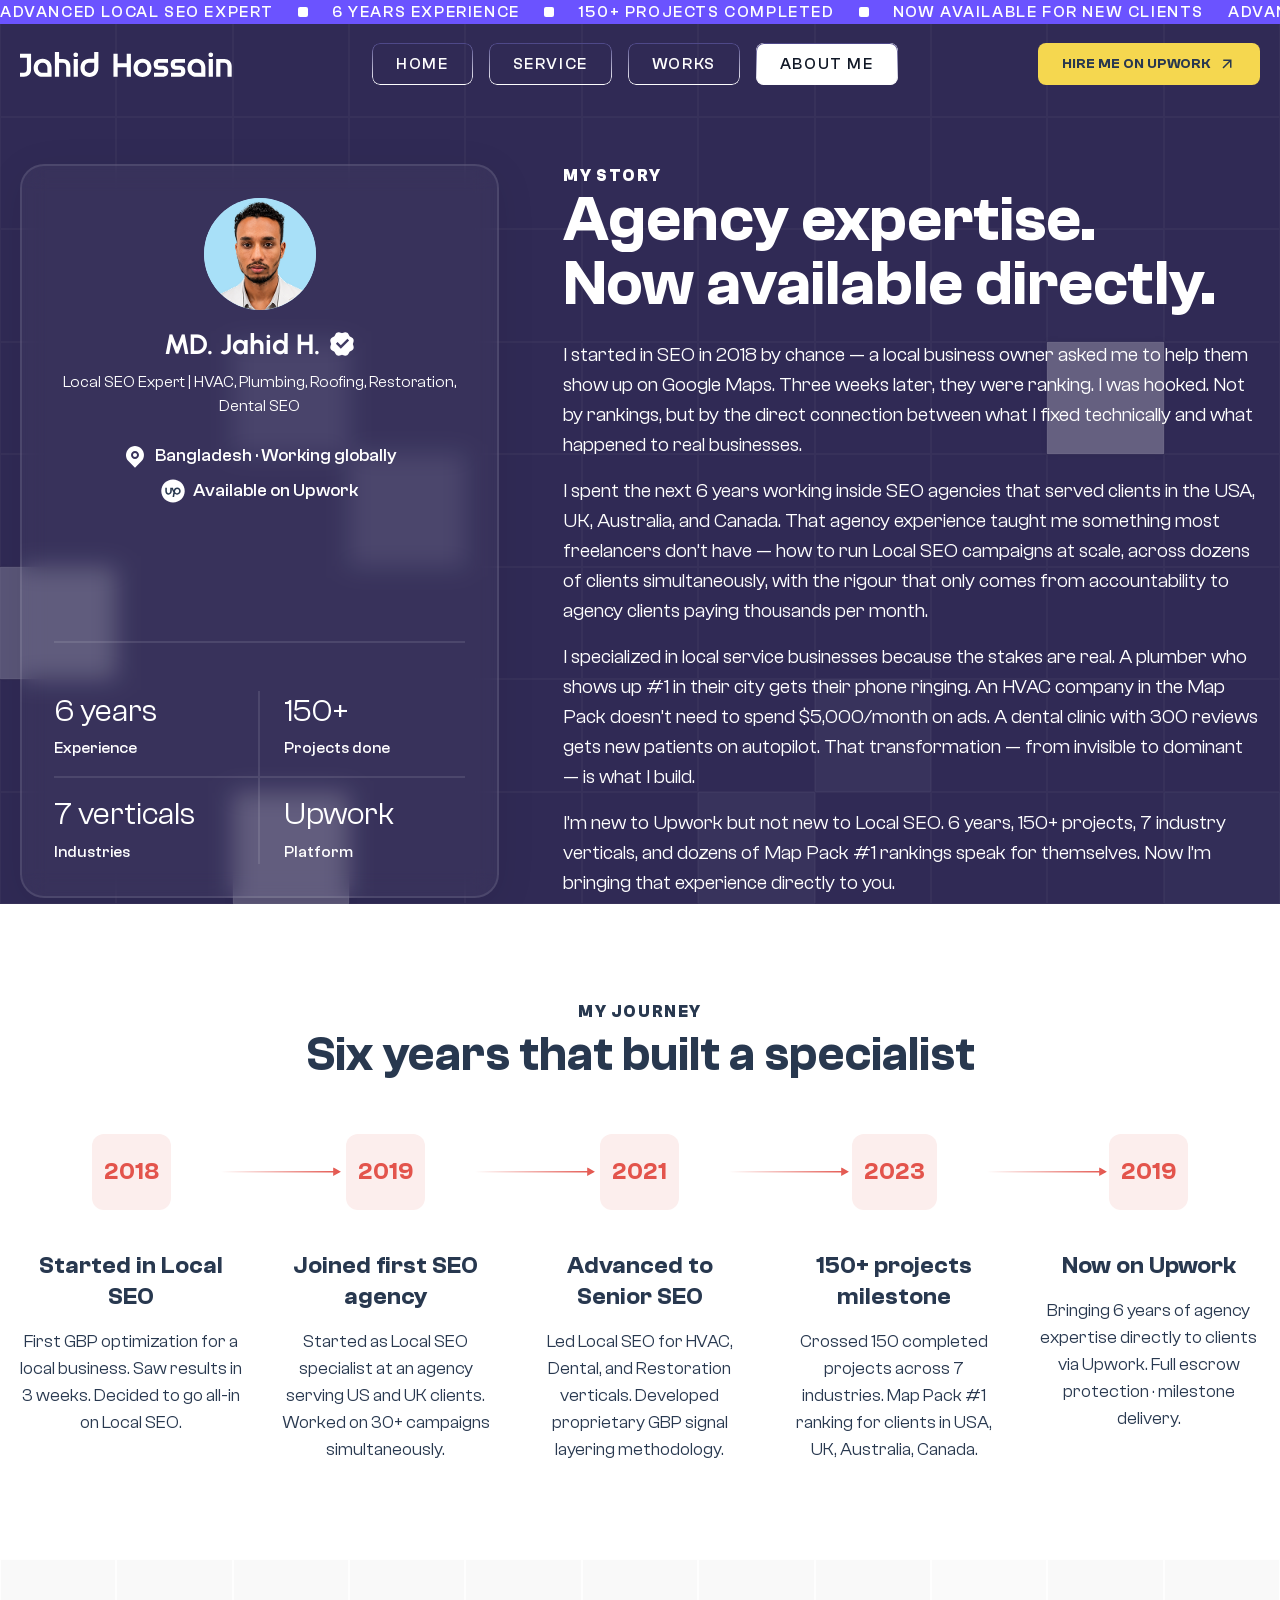
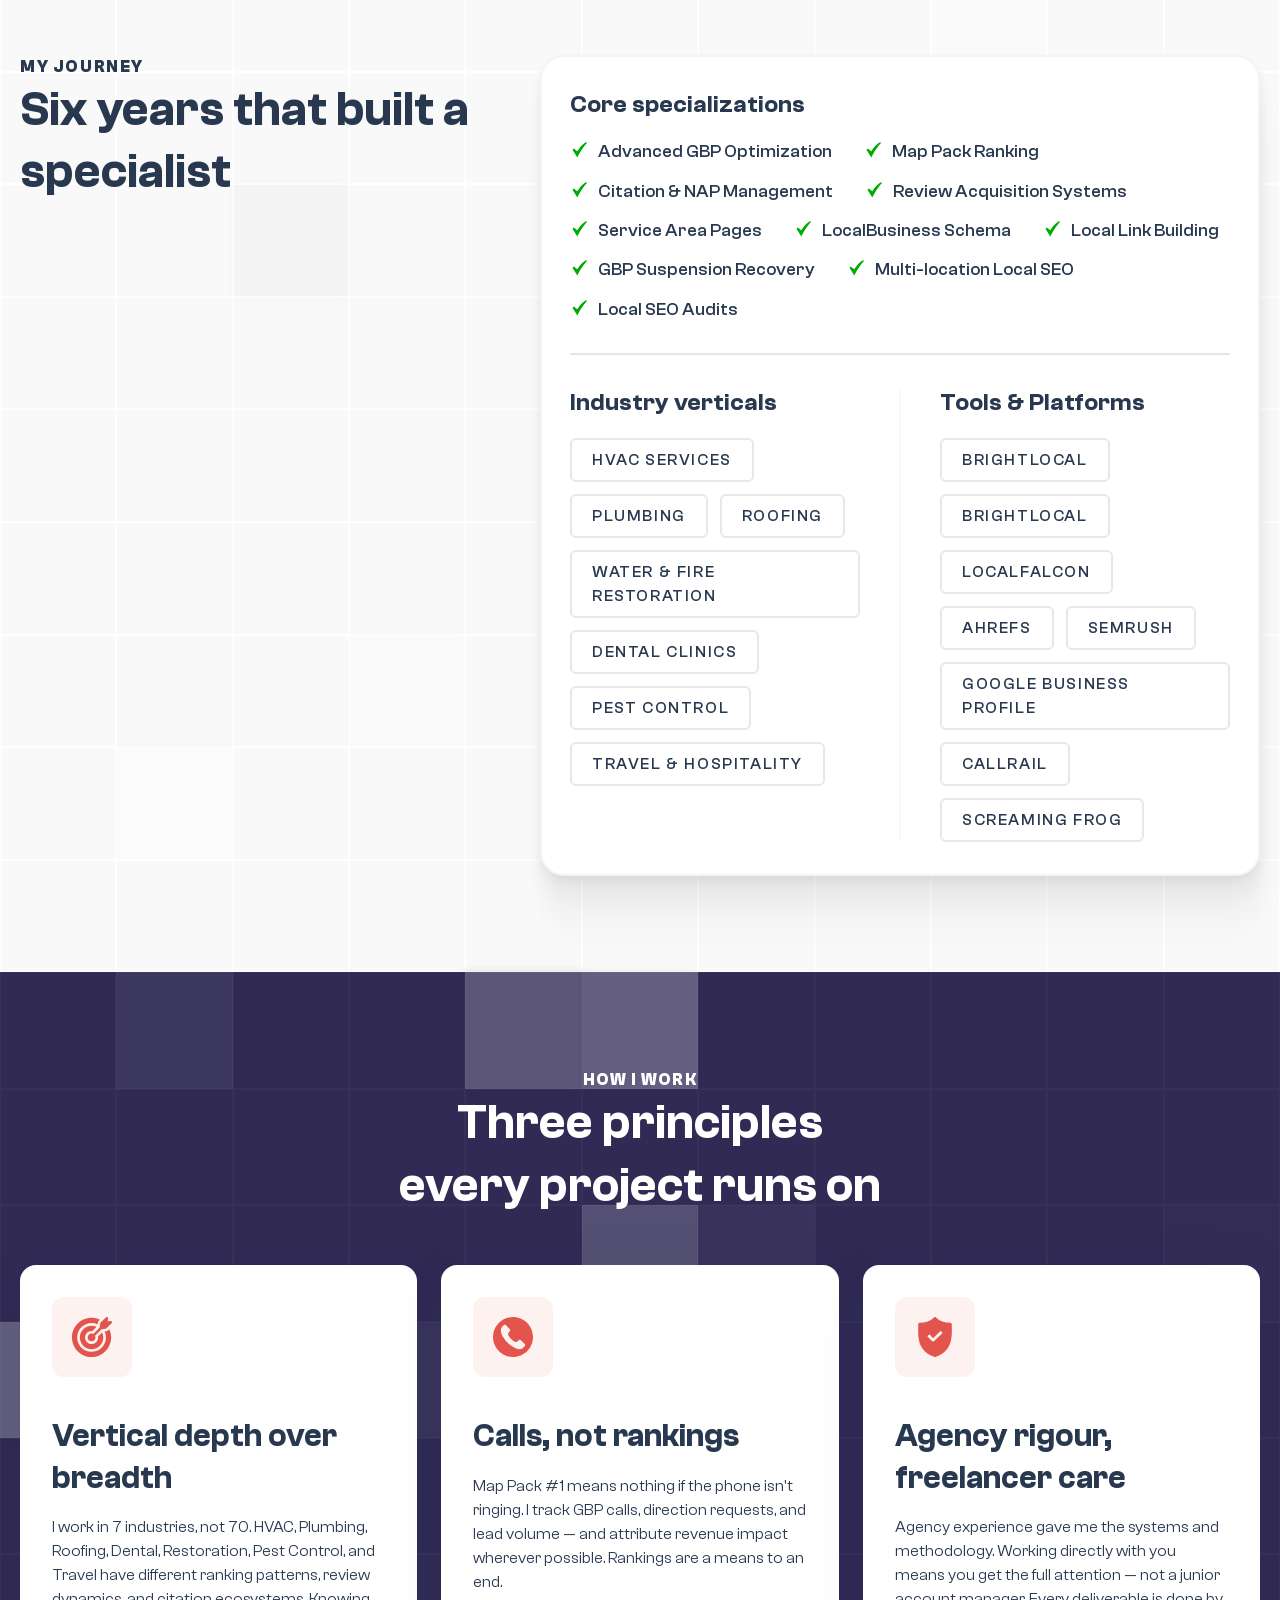
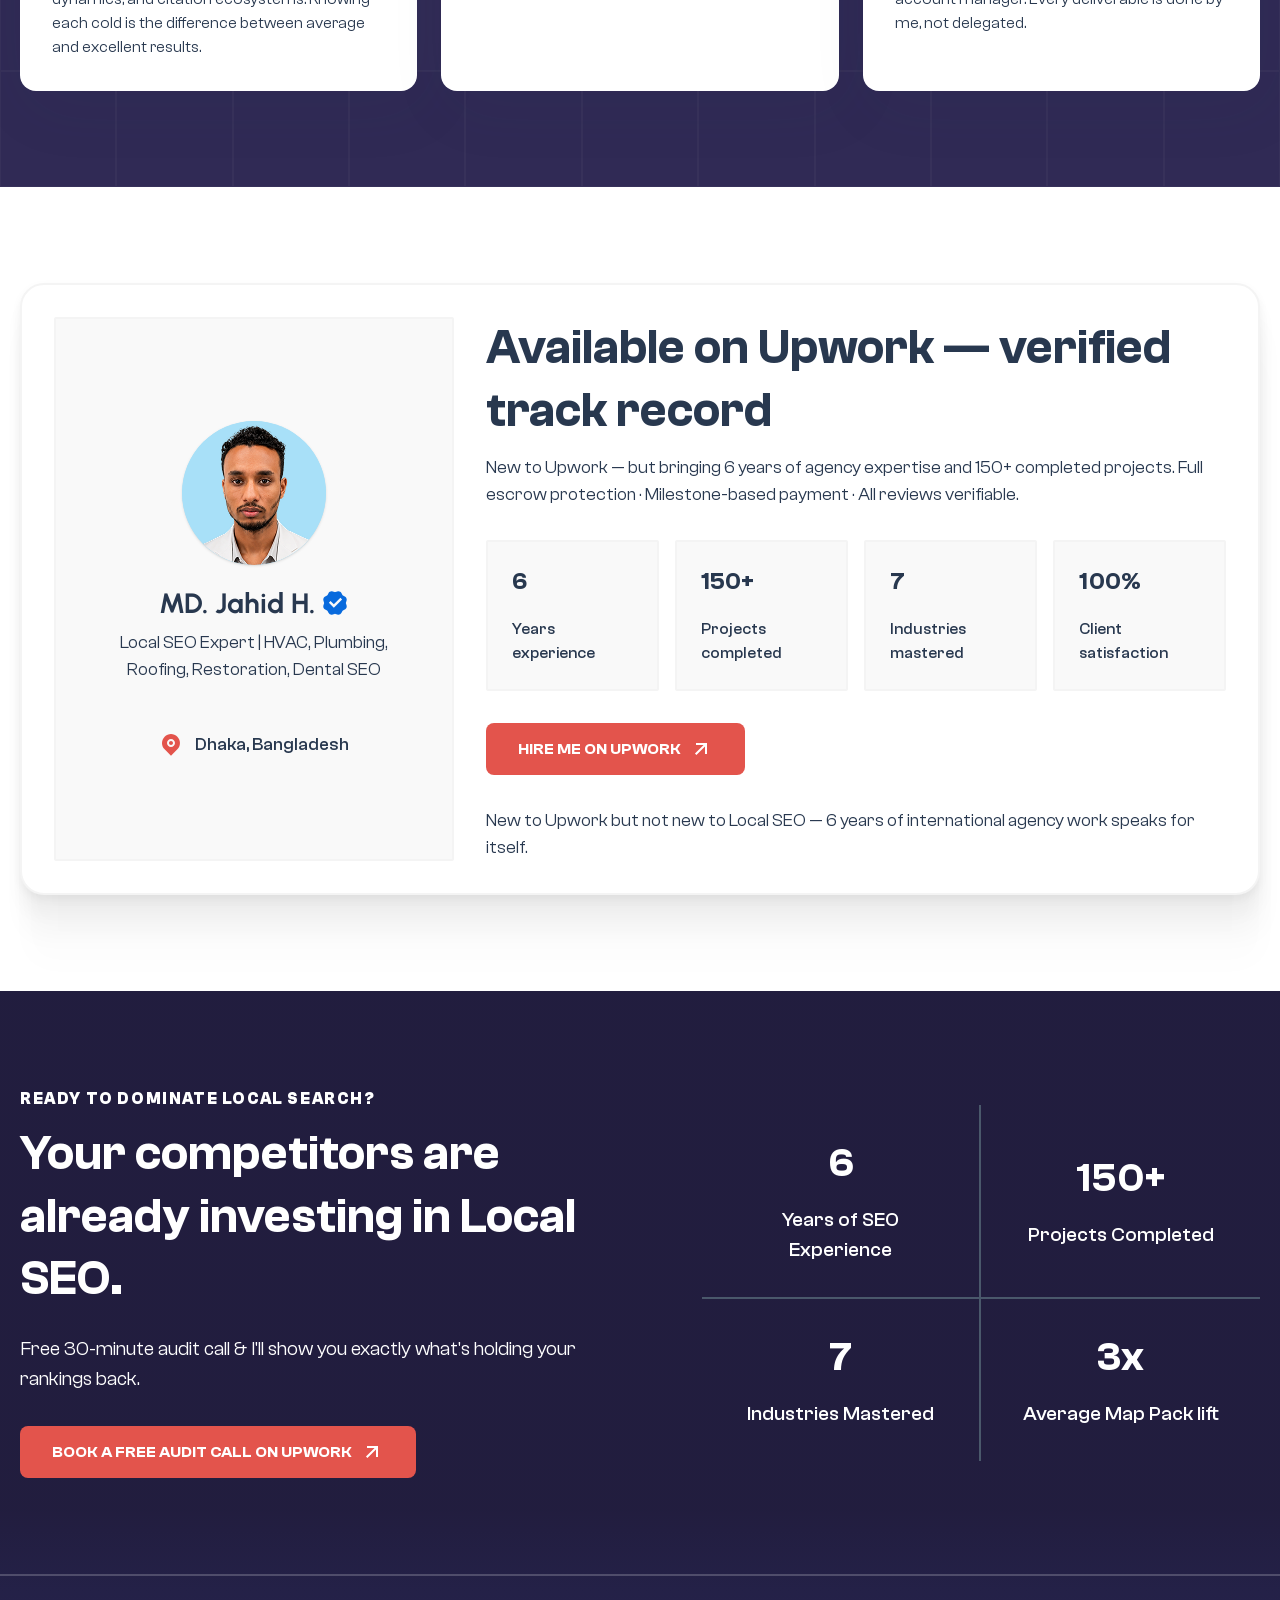
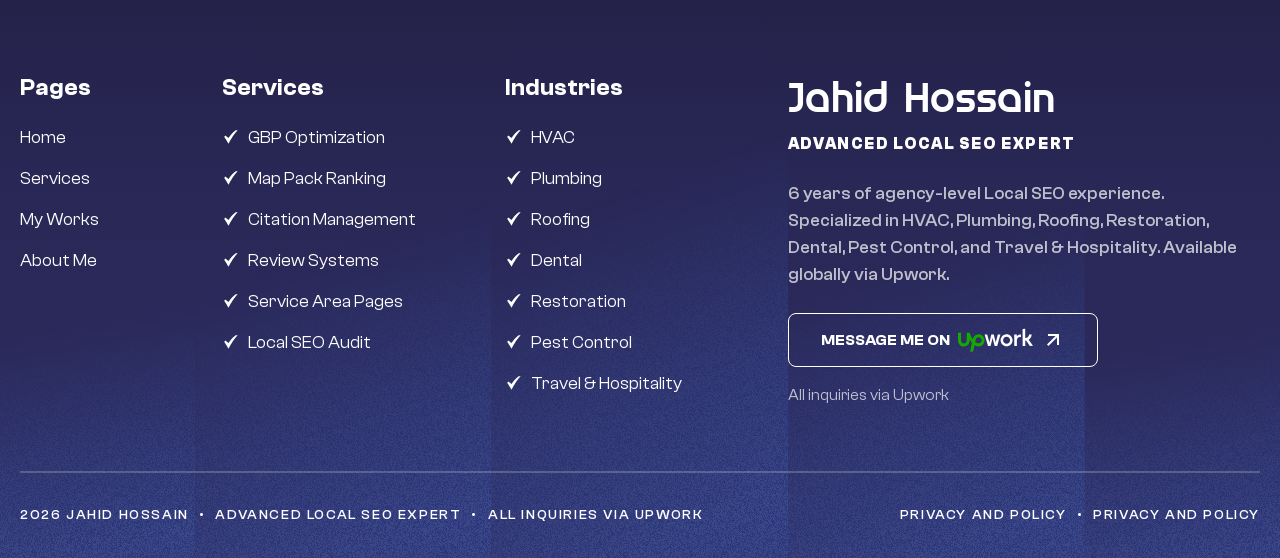
<file: about.html>
<!DOCTYPE html>
<html lang="en">

<head>
    <meta charset="UTF-8">
    <meta name="viewport" content="width=device-width, initial-scale=1.0">
    <title>Jahid Hossain</title>
    <link rel="stylesheet" href="assets/css/splide.min.css">
    <link rel="stylesheet" href="assets/css/style.css">
</head>

<body>


    <!-- Heading marque -->
    <section class="bg-violet overflow-hidden select-none relative z-1100">
        <div class="marquee">

            <ul
                class="heading-marquee-track flex items-center gap-4 text-white font-clash font-medium text-sm md:text-base leading-[150%] tracking-[1.6px] uppercase">

                <li>ADVANCED LOCAL SEO EXPERT</li>
                <span class="dot-icon"></span>

                <li>6 YEARS EXPERIENCE</li>
                <span class="dot-icon"></span>

                <li>150+ PROJECTS COMPLETED</li>
                <span class="dot-icon"></span>

                <li>NOW AVAILABLE FOR NEW CLIENTS</li>

                <!-- Duplicate set (for seamless loop) -->
                <li>ADVANCED LOCAL SEO EXPERT</li>
                <span class="dot-icon"></span>

                <li>6 YEARS EXPERIENCE</li>
                <span class="dot-icon"></span>

                <li>150+ PROJECTS COMPLETED</li>
                <span class="dot-icon"></span>

                <li>NOW AVAILABLE FOR NEW CLIENTS</li>

            </ul>


        </div>
    </section>

    <header class="header-section">
        <div class="container header">
            <div class="logo">
                <a href="index.html">
                    <img src="assets/images/jahid-hasan.svg" alt="logo">
                </a>
            </div>

            <nav class="nav">
                <a href="index.html">
                    <span class="nav-text">
                        <span>Home</span>
                        <span>Home</span>
                    </span>
                </a>

                <a href="services.html">
                    <span class="nav-text">
                        <span>Service</span>
                        <span>Service</span>
                    </span>
                </a>

                <a href="works.html">
                    <span class="nav-text">
                        <span>Works</span>
                        <span>Works</span>
                    </span>
                </a>

                <a href="about.html" class="active">
                    <span class="nav-text">
                        <span>About Me</span>
                        <span>About Me</span>
                    </span>
                </a>
            </nav>

            <a href="#" target="_blank" rel="noopener noreferrer" class="header-cta-btn cta-btn-hover">

                <span class="cta-btn-flair"></span>

                <span class="cta-btn-label">
                    <span>Hire me on Upwork</span>

                    <svg xmlns="http://www.w3.org/2000/svg" width="18" height="18" viewBox="0 0 18 18" fill="none">
                        <path
                            d="M12.0024 7.06066L5.54747 13.5156L4.48682 12.455L10.9418 6H5.25243V4.5H13.5024V12.75H12.0024V7.06066Z"
                            fill="currentColor" />
                    </svg>
                </span>

            </a>

            <!-- Mobile Hamburger -->
            <div class="hamburger" id="hamburger">
                <span></span>
                <span></span>
                <span></span>
            </div>
        </div>

    </header>

    <!-- Mobile Menu -->
    <div class="mobile-menu" id="mobileMenu">
        <a href="index.html">Home</a>
        <a href="services.html">Service</a>
        <a href="works.html">Works</a>
        <a href="about.html">About Me</a>
        <div>
            <a href="#"
                class="cta-btn-hover bg-yellow  px-6 sm:px-8 py-3.5 rounded-lg flex items-center justify-center gap-2 uppercase w-full sm:w-auto"
                data-block="button">

                <span class="cta-btn-flair"></span>

                <span
                    class="cta-btn-label text-midnight-blue text-sm sm:text-base font-semibold leading-6 flex items-center gap-2 relative z-10">
                    Hire me on Upwork
                    <svg xmlns="http://www.w3.org/2000/svg" width="18" height="18" viewBox="0 0 18 18" fill="none">
                        <path
                            d="M12.0024 7.06066L5.54747 13.5156L4.48682 12.455L10.9418 6H5.25243V4.5H13.5024V12.75H12.0024V7.06066Z"
                            fill="currentColor" />
                    </svg>
                </span>

            </a>
        </div>
    </div>

    <!-- Banner section -->
    <section class="relative min-h-screen justify-center items-center bg-midnight-blue overflow-hidden  -mt-25">

        <!-- Animated Grid -->
        <div class="section-grid-bg" data-active="#37325B" data-border="rgba(255, 255, 255, 0.03)"></div>

        <!-- Content -->
        <div class="container relative z-10 text-white flex flex-col justify-center ">

            <div class="grid grid-cols-1 lg:grid-cols-12 gap-8 md:gap-12 lg:gap-16 items-center pt-30 md:pt-40">


                <!-- Left side profile card -->
                <div
                    class="lg:col-span-5 bg-[#ffffff0a] backdrop-blur-md border-2 border-white/10 rounded-xl md:rounded-2xl lg:rounded-3xl p-6 md:p-8 flex flex-col justify-between h-full shadow-[0_8px_40px_0_rgba(0,0,0,0.08)]">

                    <div class="flex flex-col items-center text-center pb-4 md:pb-8 ">
                        <div class="w-28 h-28 rounded-full  overflow-hidden mb-4 bg-sky-200">
                            <img src="assets/images/jahid-hasan-circle.png" alt="MD. Jahid H."
                                class="w-full h-full object-cover">
                        </div>

                        <div class="flex items-center gap-2 mb-2">
                            <h2
                                class="text-lg sm:text-xl md:text-[28px] font-bold leading-[100%] md:leading-[130%] font-urbanist ">
                                MD. Jahid H.
                            </h2>
                            <div class="w-4 h-4 sm:w-5 sm:h-5 md:w-auto md:h-auto">
                                <img src="assets/images/white-verified-badge.svg" alt="verified"
                                    class="w-full h-full object-contain">
                            </div>
                        </div>

                        <p class="text-white text-base font-normal leading-[150%] mb-6">
                            Local SEO Expert | HVAC, Plumbing, Roofing, Restoration, Dental SEO
                        </p>

                        <div class="flex flex-col gap-2 items-center ">
                            <span class="flex items-center gap-2 text-white">
                                <div class="w-4 h-4 sm:w-5 sm:h-5 md:w-auto md:h-auto">
                                    <img src="assets/images/white-map-pin.svg" alt="location"
                                        class="w-full h-full object-contain">
                                </div>
                                <span
                                    class="text-[14px] sm:text-base md:text-[18px] font-medium leading-[130%] md:leading-[150%]">
                                    Bangladesh · Working globally
                                </span>
                            </span>
                            <span class="flex items-center gap-2 ">
                                <div class="w-4 h-4 sm:w-5 sm:h-5 md:w-auto md:h-auto">
                                    <img src="assets/images/white-upwork.svg" alt="upwork"
                                        class="w-full h-full object-contain">
                                </div>
                                <span
                                    class="text-[14px] sm:text-base md:text-[18px] font-medium leading-[130%] md:leading-[150%]">
                                    Available on Upwork
                                </span>
                            </span>
                        </div>
                    </div>

                    <div class="grid grid-cols-2 pt-5 md:pt-12 border-t-2 border-white/10">

                        <div class="border-r-2 border-b-2 border-white/10 pb-4 pr-4">
                            <div
                                class="text-xl sm:text-2xl md:text-[32px] font-normal leading-[100%] md:leading-[130%]">
                                <span class="counter" data-target="6">0</span> years
                            </div>
                            <div class="text-[14px] sm:text-base font-medium leading-[130%] md:leading-[150%] mt-1">
                                Experience
                            </div>
                        </div>

                        <div class="border-b-2 border-white/10 pb-4 pl-6">
                            <div class="text-2xl md:text-[32px] font-normal leading-[100%] md:leading-[130%]">
                                <span class="counter" data-target="150" data-suffix="+">0</span>
                            </div>
                            <div class="text-[14px] sm:text-base font-medium leading-[130%] md:leading-[150%] mt-1">
                                Projects done
                            </div>
                        </div>

                        <div class="border-r-2 border-white/10 pt-4 pr-4">
                            <div
                                class="text-xl sm:text-2xl md:text-[32px] font-normal leading-[100%] md:leading-[130%]">
                                <span class="counter" data-target="7">0</span> verticals
                            </div>
                            <div class="text-[14px] sm:text-base font-medium leading-[130%] md:leading-[150%] mt-1">
                                Industries
                            </div>
                        </div>

                        <div class="pt-4 pl-6">
                            <div
                                class="text-xl sm:text-2xl md:text-[32px] font-normal leading-[100%] md:leading-[130%]">
                                Upwork
                            </div>
                            <div class="text-[14px] sm:text-base font-medium leading-[130%] md:leading-[150%] mt-1">
                                Platform
                            </div>
                        </div>

                    </div>

                </div>


                <!-- right side text content -->
                <div class="lg:col-span-7 space-y-6 text-center md:text-start">
                    <span
                        class="text-[14px] sm:text-base font-semibold md:font-bold leading-[130%] md:leading-[150%] tracking-[1.6px] uppercase ">My
                        Story</span>

                    <h1
                        class="hero-title text-[36px] sm:text-[40px] md:text-[50px] lg:text-[64px]  font-semibold leading-[100%] ">
                        Agency expertise.<br>
                        <span class="">Now available directly.</span>
                    </h1>

                    <div
                        class="space-y-2 md:space-y-4 text-[14px] sm:text-base md:text-lg lg:text-xl font-normal leading-[130%] md:leading-[150%] pb-10 md:pb-0">
                        <p>
                            I started in SEO in 2018 by chance — a local business owner asked me to help them show up on
                            Google Maps. Three weeks later, they were ranking. I was hooked. Not by rankings, but by the
                            direct connection between what I fixed technically and what happened to real businesses.
                        </p>
                        <p>
                            I spent the next 6 years working inside SEO agencies that served clients in the USA, UK,
                            Australia, and Canada. That agency experience taught me something most freelancers don’t
                            have — how to run Local SEO campaigns at scale, across dozens of clients simultaneously,
                            with the rigour that only comes from accountability to agency clients paying thousands per
                            month.
                        </p>
                        <p>
                            I specialized in local service businesses because the stakes are real. A plumber who shows
                            up #1 in their city gets their phone ringing. An HVAC company in the Map Pack doesn’t need
                            to spend $5,000/month on ads. A dental clinic with 300 reviews gets new patients on
                            autopilot. That transformation — from invisible to dominant — is what I build.
                        </p>
                        <p>
                            I’m new to Upwork but not new to Local SEO. 6 years, 150+ projects, 7 industry verticals,
                            and dozens of Map Pack #1 rankings speak for themselves. Now I’m bringing that experience
                            directly to you.
                        </p>
                    </div>
                </div>

            </div>

        </div>

    </section>
    <!-- My Journey section 01 -->
    <section class="section-padding">
        <div class="container">
            <!-- Section heading -->
            <div class="section-headign text-center max-w-190 mx-auto">
                <!-- Subtitle -->
                <span
                    class="text-black text-base font-bold leading-[130%] md:leading-[150%] tracking-[1.2px] md:tracking-[1.6px] uppercase  mb-3">
                    My journey
                </span>

                <!-- Main Heading -->
                <h2
                    class="text-black text-[28px] sm:text-[36px] md:text-[48px] font-semibold leading-[100%] md:leading-[130%] mb-3 md:mb-6">
                    Six years that built a specialist
                </h2>
            </div>



            <!-- Process Step Block from image_f2aa5f.png & image_f235e2.png -->
            <div class="mt-6 sm:mt-10 md:mt-12">
                <div
                    class="grid grid-cols-1 sm:grid-cols-2 xl:grid-cols-5 gap-y-4 sm:gap-y-8 gap-x-8 justify-items-center">

                    <!-- Step 01 -->
                    <div class="w-full max-w-91 flex flex-col items-center text-center">
                        <div class="relative flex items-center justify-center">
                            <div
                                class="w-full h-full rounded-xl bg-soft-tomato flex items-center justify-center px-3 py-5.5 text-tomato text-lg sm:text-xl md:text-2xl font-semibold leading-[100%] md:leading-[130%]">
                                2018
                            </div>

                            <div
                                class="hidden xl:flex absolute lg:top-1/2 lg:-translate-y-1/2 lg:left-[calc(100%+50px)] w-30 h-auto overflow-hidden pointer-events-none select-none items-center">
                                <img src="assets/images/big-arrow-line.svg" alt="arrow separator"
                                    class="w-full h-auto block" />
                            </div>
                        </div>

                        <h3
                            class="text-black text-xl md:text-2xl font-semibold leading-[100%] md:leading-[130%]  mb-2 sm:mb-4 mt-2 md:mt-10">
                            Started in Local SEO
                        </h3>

                        <p
                            class="text-black text-[14px] sm:text-base md:text-lg font-normal leading-[130%] md:leading-[150%]">
                            First GBP optimization for a local business. Saw results in 3 weeks. Decided to go all-in on
                            Local SEO.
                        </p>
                    </div>

                    <!-- Step 02 -->
                    <div class="w-full max-w-91 flex flex-col items-center text-center">
                        <div class="relative  flex items-center justify-center">
                            <div
                                class="w-full h-full rounded-xl bg-soft-tomato flex items-center justify-center px-3 py-5.5 text-tomato text-lg sm:text-xl md:text-2xl font-semibold leading-[100%] md:leading-[130%]">
                                2019
                            </div>

                            <div
                                class="hidden xl:flex absolute lg:top-1/2 lg:-translate-y-1/2 lg:left-[calc(100%+50px)] w-30 h-auto overflow-hidden pointer-events-none select-none items-center">
                                <img src="assets/images/big-arrow-line.svg" alt="arrow separator"
                                    class="w-full h-auto block" />
                            </div>
                        </div>

                        <h3
                            class="text-black text-xl md:text-2xl font-semibold leading-[100%] md:leading-[130%]  mb-2 sm:mb-4 mt-2 md:mt-10">
                            Joined first SEO agency
                        </h3>

                        <p
                            class="text-black text-[14px] sm:text-base md:text-lg font-normal leading-[130%] md:leading-[150%]">
                            Started as Local SEO specialist at an agency serving US and UK clients. Worked on 30+
                            campaigns simultaneously.
                        </p>
                    </div>

                    <!-- Step 03 -->
                    <div class="w-full max-w-91 flex flex-col items-center text-center">
                        <div class="relative flex items-center justify-center">
                            <div
                                class="w-full h-full rounded-xl bg-soft-tomato flex items-center justify-center px-3 py-5.5 text-tomato text-lg sm:text-xl md:text-2xl font-semibold leading-[100%] md:leading-[130%]">
                                2021
                            </div>

                            <div
                                class="hidden xl:flex absolute lg:top-1/2 lg:-translate-y-1/2 lg:left-[calc(100%+50px)] w-30 h-auto overflow-hidden pointer-events-none select-none items-center">
                                <img src="assets/images/big-arrow-line.svg" alt="arrow separator"
                                    class="w-full h-auto block" />
                            </div>
                        </div>

                        <h3
                            class="text-black text-xl md:text-2xl font-semibold leading-[100%] md:leading-[130%] mb-2 sm:mb-4 mt-2 md:mt-10">
                            Advanced to Senior SEO
                        </h3>

                        <p
                            class="text-black text-[14px] sm:text-base md:text-lg font-normal leading-[130%] md:leading-[150%]">
                            Led Local SEO for HVAC, Dental, and Restoration verticals. Developed proprietary GBP signal
                            layering methodology.
                        </p>
                    </div>
                    <!-- Step 04 -->
                    <div class="w-full max-w-91 flex flex-col items-center text-center">
                        <div class="relative flex items-center justify-center">
                            <div
                                class="w-full h-full rounded-xl bg-soft-tomato flex items-center justify-center px-3 py-5.5 text-tomato text-lg sm:text-xl md:text-2xl font-semibold leading-[100%] md:leading-[130%]">
                                2023
                            </div>

                            <div
                                class="hidden xl:flex absolute lg:top-1/2 lg:-translate-y-1/2 lg:left-[calc(100%+50px)] w-30 h-auto overflow-hidden pointer-events-none select-none items-center">
                                <img src="assets/images/big-arrow-line.svg" alt="arrow separator"
                                    class="w-full h-auto block" />
                            </div>
                        </div>

                        <h3
                            class="text-black text-xl md:text-2xl font-semibold leading-[100%] md:leading-[130%] mb-2 sm:mb-4 mt-2 md:mt-10">
                            150+ projects milestone
                        </h3>

                        <p
                            class="text-black text-[14px] sm:text-base md:text-lg font-normal leading-[130%] md:leading-[150%]">
                            Crossed 150 completed projects across 7 industries. Map Pack #1 ranking for clients in USA,
                            UK, Australia, Canada.
                        </p>
                    </div>


                    <!-- Step 05 -->
                    <div class="w-full max-w-91 flex flex-col items-center text-center">
                        <div class="relative flex items-center justify-center">
                            <div
                                class="w-full h-full rounded-xl bg-soft-tomato flex items-center justify-center px-3 py-5.5 text-tomato text-lg sm:text-xl md:text-2xl font-semibold leading-[100%] md:leading-[130%]">
                                2019
                            </div>
                        </div>

                        <h3
                            class="text-black text-xl md:text-2xl font-semibold leading-[100%] md:leading-[130%] mb-2 sm:mb-4 mt-2 md:mt-10">
                            Now on Upwork
                        </h3>

                        <p
                            class="text-black text-[14px] sm:text-base md:text-lg font-normal leading-[130%] md:leading-[150%]">
                            Bringing 6 years of agency expertise directly to clients via Upwork. Full escrow protection
                            · milestone delivery.
                        </p>
                    </div>

                </div>
            </div>
    </section>

    <!-- My Journey section 02 -->
    <section class="bg-[#F9F9F9] relative section-padding">
        <!-- Animated Grid -->
        <div class="section-grid-bg" data-active="#F4F4F4" data-border="rgba(255, 255, 255, 0.80)"></div>

        <div class="container relative z-100">

            <!-- Header Block -->
            <div class="flex flex-col lg:flex-row lg:justify-between lg:items-start gap-6">

                <!-- LEFT -->
                <div class="max-w-124">
                    <span
                        class="text-black text-base font-bold leading-[130%] md:leading-[150%] tracking-[1.2px] md:tracking-[1.6px] uppercase mb-3">
                        My journey
                    </span>

                    <h2
                        class="text-black text-[28px] sm:text-[36px] md:text-[48px] font-semibold leading-[100%] md:leading-[130%]">
                        Six years that built a specialist
                    </h2>
                </div>

                <!-- RIGHT -->
                <div class="flex-1">
                    <div
                        class="w-full max-w-5xl bg-white border md:border-2 border-[#F4F4F4] rounded-lg sm:rounded-xl md:rounded-2xl lg:rounded-3xl shadow-[8px_110px_31px_0_rgba(0,0,0,0),5px_71px_28px_0_rgba(0,0,0,0.01),3px_40px_24px_0_rgba(0,0,0,0.03),1px_18px_18px_0_rgba(0,0,0,0.04),0_4px_10px_0_rgba(0,0,0,0.05)] px-3 py-4 sm:px-5 sm:py-6 md:px-7 md:py-8">

                        <!-- Top Section -->
                        <div class="mb-8">
                            <h3
                                class="text-black text-xl lg:text-2xl font-semibold leading-[100%] md:leading-[130%] mb-5">
                                Core specializations
                            </h3>

                            <div class="flex flex-wrap gap-x-5 gap-y-3 md:gap-x-8 md:gap-y-4">

                                <div class="flex gap-2">
                                    <img src="assets/images/green-Check.svg" alt="icon" class="w-4 sm:w-5 h-4 sm:h-5">
                                    <span
                                        class="text-black text-[14px] sm:text-base md:text-lg font-medium leading-[100%] md:leading-[130%]">
                                        Advanced GBP Optimization
                                    </span>
                                </div>

                                <div class="flex gap-2">
                                    <img src="assets/images/green-Check.svg" alt="icon" class="w-4 sm:w-5 h-4 sm:h-5">
                                    <span
                                        class="text-black text-[14px] sm:text-base md:text-lg font-medium leading-[100%] md:leading-[130%]">
                                        Map Pack Ranking
                                    </span>
                                </div>

                                <div class="flex gap-2">
                                    <img src="assets/images/green-Check.svg" alt="icon" class="w-4 sm:w-5 h-4 sm:h-5">
                                    <span
                                        class="text-black text-[14px] sm:text-base md:text-lg font-medium leading-[100%] md:leading-[130%]">
                                        Citation & NAP Management
                                    </span>
                                </div>

                                <div class="flex gap-2">
                                    <img src="assets/images/green-Check.svg" alt="icon" class="w-4 sm:w-5 h-4 sm:h-5">
                                    <span
                                        class="text-black text-[14px] sm:text-base md:text-lg font-medium leading-[100%] md:leading-[130%]">
                                        Review Acquisition Systems
                                    </span>
                                </div>

                                <div class="flex gap-2">
                                    <img src="assets/images/green-Check.svg" alt="icon" class="w-4 sm:w-5 h-4 sm:h-5">
                                    <span
                                        class="text-black text-[14px] sm:text-base md:text-lg font-medium leading-[100%] md:leading-[130%]">
                                        Service Area Pages
                                    </span>
                                </div>

                                <div class="flex gap-2">
                                    <img src="assets/images/green-Check.svg" alt="icon" class="w-4 sm:w-5 h-4 sm:h-5">
                                    <span
                                        class="text-black text-[14px] sm:text-base md:text-lg font-medium leading-[100%] md:leading-[130%]">
                                        LocalBusiness Schema
                                    </span>
                                </div>

                                <div class="flex gap-2">
                                    <img src="assets/images/green-Check.svg" alt="icon" class="w-4 sm:w-5 h-4 sm:h-5">
                                    <span
                                        class="text-black text-[14px] sm:text-base md:text-lg font-medium leading-[100%] md:leading-[130%]">
                                        Local Link Building
                                    </span>
                                </div>

                                <div class="flex gap-2">
                                    <img src="assets/images/green-Check.svg" alt="icon" class="w-4 sm:w-5 h-4 sm:h-5">
                                    <span
                                        class="text-black text-[14px] sm:text-base md:text-lg font-medium leading-[100%] md:leading-[130%]">
                                        GBP Suspension Recovery
                                    </span>
                                </div>

                                <div class="flex gap-2">
                                    <img src="assets/images/green-Check.svg" alt="icon" class="w-4 sm:w-5 h-4 sm:h-5">
                                    <span
                                        class="text-black text-[14px] sm:text-base md:text-lg font-medium leading-[100%] md:leading-[130%]">
                                        Multi-location Local SEO
                                    </span>
                                </div>

                                <div class="flex gap-2">
                                    <img src="assets/images/green-Check.svg" alt="icon" class="w-4 sm:w-5 h-4 sm:h-5">
                                    <span
                                        class="text-black text-[14px] sm:text-base md:text-lg font-medium leading-[100%] md:leading-[130%]">
                                        Local SEO Audits
                                    </span>
                                </div>

                            </div>
                        </div>

                        <!-- Divider -->
                        <div class="border-t md:border-t-2 border-black/12 my-3 sm:my-5 md:my-8"></div>

                        <!-- Bottom Grid -->
                        <div class="grid grid-cols-1 md:grid-cols-2 gap-8 relative">

                            <!-- Divider line -->
                            <div
                                class="absolute left-1/2 top-0 bottom-0 w-px bg-slate-100 hidden md:block -translate-x-1/2">
                            </div>

                            <!-- LEFT -->
                            <div class="md:pr-6">
                                <h3
                                    class="text-black text-xl lg:text-2xl font-semibold leading-[100%] md:leading-[130%] mb-5">
                                    Industry verticals
                                </h3>

                                <div class="flex flex-wrap gap-1 md:gap-3">
                                    <span
                                        class="text-black text-[12px] sm:text-[14px] md:text-base font-medium uppercase tracking-[1.2px] md:tracking-[1.6px] border md:border-2 border-[#E5E8ED] bg-white py-2 px-2 md:px-5 rounded-sm md:rounded-md">
                                        HVAC Services
                                    </span>
                                    <span
                                        class="text-black text-[12px] sm:text-[14px] md:text-base font-medium uppercase tracking-[1.2px] md:tracking-[1.6px] border md:border-2 border-[#E5E8ED] bg-white py-2 px-2 md:px-5 rounded-sm md:rounded-md">
                                        Plumbing
                                    </span>
                                    <span
                                        class="text-black text-[12px] sm:text-[14px] md:text-base font-medium uppercase tracking-[1.2px] md:tracking-[1.6px] border md:border-2 border-[#E5E8ED] bg-white py-2 px-2 md:px-5 rounded-sm md:rounded-md">
                                        Roofing
                                    </span>
                                    <span
                                        class="text-black text-[12px] sm:text-[14px] md:text-base font-medium uppercase tracking-[1.2px] md:tracking-[1.6px] border md:border-2 border-[#E5E8ED] bg-white py-2 px-2 md:px-5 rounded-sm md:rounded-md">
                                        Water & Fire Restoration
                                    </span>
                                    <span
                                        class="text-black text-[12px] sm:text-[14px] md:text-base font-medium uppercase tracking-[1.2px] md:tracking-[1.6px] border md:border-2 border-[#E5E8ED] bg-white py-2 px-2 md:px-5 rounded-sm md:rounded-md">
                                        Dental Clinics
                                    </span>
                                    <span
                                        class="text-black text-[12px] sm:text-[14px] md:text-base font-medium uppercase tracking-[1.2px] md:tracking-[1.6px] border md:border-2 border-[#E5E8ED] bg-white py-2 px-2 md:px-5 rounded-sm md:rounded-md">
                                        Pest Control
                                    </span>
                                    <span
                                        class="text-black text-[12px] sm:text-[14px] md:text-base font-medium uppercase tracking-[1.2px] md:tracking-[1.6px] border md:border-2 border-[#E5E8ED] bg-white py-2 px-2 md:px-5 rounded-sm md:rounded-md">
                                        Travel & Hospitality
                                    </span>
                                </div>
                            </div>

                            <!-- RIGHT -->
                            <div class="md:pl-6">
                                <h3
                                    class="text-black text-xl lg:text-2xl font-semibold leading-[100%] md:leading-[130%] mb-5">
                                    Tools & Platforms
                                </h3>

                                <div class="flex flex-wrap gap-1 md:gap-3">
                                    <span
                                        class="text-black text-[12px] sm:text-[14px] md:text-base font-medium uppercase tracking-[1.2px] md:tracking-[1.6px] border md:border-2 border-[#E5E8ED] bg-white py-2 px-2 md:px-5 rounded-sm md:rounded-md">
                                        BrightLocal
                                    </span>
                                    <span
                                        class="text-black text-[12px] sm:text-[14px] md:text-base font-medium uppercase tracking-[1.2px] md:tracking-[1.6px] border md:border-2 border-[#E5E8ED] bg-white py-2 px-2 md:px-5 rounded-sm md:rounded-md">
                                        BrightLocal
                                    </span>
                                    <span
                                        class="text-black text-[12px] sm:text-[14px] md:text-base font-medium uppercase tracking-[1.2px] md:tracking-[1.6px] border md:border-2 border-[#E5E8ED] bg-white py-2 px-2 md:px-5 rounded-sm md:rounded-md">
                                        LocalFalcon
                                    </span>
                                    <span
                                        class="text-black text-[12px] sm:text-[14px] md:text-base font-medium uppercase tracking-[1.2px] md:tracking-[1.6px] border md:border-2 border-[#E5E8ED] bg-white py-2 px-2 md:px-5 rounded-sm md:rounded-md">
                                        Ahrefs
                                    </span>
                                    <span
                                        class="text-black text-[12px] sm:text-[14px] md:text-base font-medium uppercase tracking-[1.2px] md:tracking-[1.6px] border md:border-2 border-[#E5E8ED] bg-white py-2 px-2 md:px-5 rounded-sm md:rounded-md">
                                        SEMrush
                                    </span>
                                    <span
                                        class="text-black text-[12px] sm:text-[14px] md:text-base font-medium uppercase tracking-[1.2px] md:tracking-[1.6px] border md:border-2 border-[#E5E8ED] bg-white py-2 px-2 md:px-5 rounded-sm md:rounded-md">
                                        Google Business Profile
                                    </span>
                                    <span
                                        class="text-black text-[12px] sm:text-[14px] md:text-base font-medium uppercase tracking-[1.2px] md:tracking-[1.6px] border md:border-2 border-[#E5E8ED] bg-white py-2 px-2 md:px-5 rounded-sm md:rounded-md">
                                        CallRail
                                    </span>
                                    <span
                                        class="text-black text-[12px] sm:text-[14px] md:text-base font-medium uppercase tracking-[1.2px] md:tracking-[1.6px] border md:border-2 border-[#E5E8ED] bg-white py-2 px-2 md:px-5 rounded-sm md:rounded-md">
                                        Screaming Frog
                                    </span>
                                </div>
                            </div>

                        </div>

                    </div>
                </div>

            </div>

        </div>
    </section>

    <!-- How i work -->
    <section class="my-services-section bg-midnight-blue relative section-padding">
        <!-- Animated Grid -->
        <div class="section-grid-bg" data-active="#37325B" data-border="rgba(255, 255, 255, 0.03)"></div>


        <!-- Services Container Section -->
        <div class="container">
            <div class="relative z-100">
                <!-- Section heading -->
                <div class="section-headign text-center">
                    <!-- Subtitle -->
                    <span
                        class="text-white text-base font-bold leading-[130%] md:leading-[150%] tracking-[1.2px] md:tracking-[1.6px] uppercase  mb-3">
                        How I work
                    </span>

                    <!-- Main Heading -->
                    <h2
                        class="text-white text-[28px] sm:text-[36px] md:text-[48px] font-semibold leading-[100%] md:leading-[130%] mb-3 md:mb-6 max-w-[496px] mx-auto">
                        Three principles every project runs on
                    </h2>
                </div>


                <!-- 3-Column Service Cards Grid -->
                <div
                    class="grid grid-cols-1 md:grid-cols-2 lg:grid-cols-3 gap-2 sm:gap-4 md:gap-6 mt-5 sm:mt-8 md:mt-12 text-black">

                    <!-- Card 1:  -->
                    <div
                        class="bg-white rounded-xl md:rounded-2xl p-5 sm:p-5 md:p-8 flex flex-col justify-between shadow-[8px_16px_64px_0_rgba(40,56,79,0.08)] text-center md:text-start">
                        <div>
                            <div
                                class="inline-block p-5 rounded-lg md:rounded-xl bg-[#fdf2f0] flex items-center justify-center text-[#de5444] mb-3 md:mb-8">
                                <!-- Icon -->
                                <img src="assets/images/target.svg" alt="Vertical depth over breadth"
                                    class="w-7.5 sm:w-10">
                            </div>

                            <h3
                                class="text-xl sm:text-2xl lg:text-[32px] font-semibold leading-[100%] md:leading-[130%]">
                                Vertical depth over breadth
                            </h3>

                            <p
                                class="text-black text-[14px] md:text-base sm:text-lg font-normal leading-[130%] md:leading-[150%] mt-4">
                                I work in 7 industries, not 70. HVAC, Plumbing, Roofing, Dental, Restoration, Pest
                                Control, and Travel have different ranking patterns, review dynamics, and citation
                                ecosystems. Knowing each cold is the difference between average and excellent results.
                            </p>
                        </div>
                    </div>
                    <!-- Card 2:  -->
                    <div
                        class="bg-white rounded-xl md:rounded-2xl p-5 sm:p-5 md:p-8 flex flex-col justify-between shadow-[8px_16px_64px_0_rgba(40,56,79,0.08)] text-center md:text-start">
                        <div>
                            <div
                                class="inline-block p-5 rounded-lg md:rounded-xl bg-[#fdf2f0] flex items-center justify-center text-[#de5444] mb-3 md:mb-8">
                                <!-- Icon -->
                                <img src="assets/images/phone-call.svg" alt="Calls not rankings" class="w-7.5 sm:w-10">
                            </div>

                            <h3
                                class="text-xl sm:text-2xl lg:text-[32px] font-semibold leading-[100%] md:leading-[130%]">
                                Calls, not rankings
                            </h3>

                            <p
                                class="text-black text-[14px] md:text-base sm:text-lg font-normal leading-[130%] md:leading-[150%] mt-4">
                                Map Pack #1 means nothing if the phone isn't ringing. I track GBP calls, direction
                                requests, and lead volume — and attribute revenue impact wherever possible. Rankings are
                                a means to an end.
                            </p>
                        </div>
                    </div>
                    <!-- Card 3:  -->
                    <div
                        class="bg-white rounded-xl md:rounded-2xl p-5 sm:p-5 md:p-8 flex flex-col justify-between shadow-[8px_16px_64px_0_rgba(40,56,79,0.08)] text-center md:text-start">
                        <div>
                            <div
                                class="inline-block p-5 rounded-lg md:rounded-xl bg-[#fdf2f0] flex items-center justify-center text-[#de5444] mb-3 md:mb-8">
                                <!-- Icon -->
                                <img src="assets/images/shield.svg" alt="Agency rigour, freelancer care"
                                    class="w-7.5 sm:w-10">
                            </div>

                            <h3
                                class="text-xl sm:text-2xl lg:text-[32px] font-semibold leading-[100%] md:leading-[130%]">
                                Agency rigour, freelancer care
                            </h3>

                            <p
                                class="text-black text-[14px] md:text-base sm:text-lg font-normal leading-[130%] md:leading-[150%] mt-4">
                                Agency experience gave me the systems and methodology. Working directly with you means
                                you get the full attention — not a junior account manager. Every deliverable is done by
                                me, not delegated.
                            </p>
                        </div>
                    </div>

                </div>
            </div>
        </div>
    </section>

    <!-- Available on upwork -->
    <section class="section-padding">
        <div class="container">
            <!-- Main Card Container -->
            <div class=" bg-white rounded-xl sm:rounded-2xl md:rounded-3xl border-2 border-[#F4F4F4] p-3 sm:p-5 md:p-8 flex flex-col md:flex-row items-stretch gap-6 md:gap-8"
                style="box-shadow: 8px 110px 31px 0 rgba(0, 0, 0, 0.00), 5px 71px 28px 0 rgba(0, 0, 0, 0.01), 3px 40px 24px 0 rgba(0, 0, 0, 0.03), 1px 18px 18px 0 rgba(0, 0, 0, 0.04), 0 4px 10px 0 rgba(0, 0, 0, 0.05);">

                <!-- Left Profile Side Container (The Outer Subtle Grey/White Block) -->
                <div
                    class="w-full md:max-w-100 bg-[#F9F9F9] border-2 border-[#F4F4F4] rounded-xs p-5 md:p-8 flex flex-col items-center justify-center text-center">

                    <!-- Profile Avatar -->
                    <div
                        class="w-24 h-24 sm:w-28 sm:h-28 md:w-36 md:h-36 rounded-full overflow-hidden relative mb-4 md:mb-5 bg-[#A8E0F8] flex items-center justify-center shadow-sm">
                        <img src="assets/images/jahid-hasan-circle.png" alt="MD. Jahid H. Avatar"
                            class="absolute w-full h-full object-contain" />
                    </div>

                    <!-- Name -->
                    <div class="flex items-center justify-center gap-1.5 mb-2">
                        <h3
                            class="font-urbanist text-black text-lg sm:text-xl md:text-[28px] font-bold leading-[120%] md:leading-[130%]">
                            MD. Jahid H.
                        </h3>

                        <div class="w-4 h-4 sm:w-5 sm:h-5 md:w-auto md:h-auto">
                            <img src="assets/images/verified-badge-fill.svg" alt="verified"
                                class="w-full h-full object-contain">
                        </div>
                    </div>

                    <!-- Role -->
                    <p
                        class="text-black text-[13px] sm:text-sm md:text-lg font-normal leading-[140%] md:leading-[150%] max-w-70 md:max-w-none">
                        Local SEO Expert | HVAC, Plumbing, Roofing, Restoration, Dental SEO
                    </p>

                    <!-- Location -->
                    <div
                        class="flex items-center justify-center gap-2 md:gap-3 text-black text-sm sm:text-base md:text-lg font-medium leading-[130%] md:leading-[150%] mt-6 md:mt-12">

                        <div class="w-4 h-4 md:w-auto md:h-auto flex-shrink-0">
                            <img src="assets/images/map-pin-fill.svg" alt="location-dot"
                                class="w-full h-full object-contain">
                        </div>

                        <span>Dhaka, Bangladesh</span>
                    </div>
                </div>

                <!-- Right Data Content Metrics Columns Block -->
                <div class="flex-1 flex flex-col justify-between">
                    <div>
                        <!-- Block Main Header -->
                        <h2
                            class="text-black text-[28px] sm:text-[36px] md:text-[48px] font-semibold leading-[100%] md:leading-[130%] mb-3">
                            Available on Upwork — verified track record
                        </h2>
                        <!-- Supporting Subtext Description -->
                        <p
                            class="text-black text-base md:text-lg font-normal leading-[130%] md:leading-[150%] mb-4 sm:mb-6 md:mb-8">
                            New to Upwork — but bringing 6 years of agency expertise and 150+ completed projects. Full
                            escrow protection · Milestone-based payment · All reviews verifiable.
                        </p>

                        <!-- Metrics Count Summary Grid Boxes -->
                        <div class="grid grid-cols-2 lg:grid-cols-4 gap-2 md:gap-4 mb-4 sm:mb-6 md:mb-8">

                            <!-- Box 1 -->
                            <div
                                class="bg-[#f9f9f9] p-4 md:p-6 border-2 border-[#F4F4F4] rounded-xs gap-2 sm:gap-3 md:gap-5 flex flex-col justify-between text-center md:text-start min-h-10 md:min-h-28.75">
                                <span
                                    class="text-black text-lg sm:text-xl md:text-2xl font-semibold leading-[100%] md:leading-[130%]">6</span>
                                <span
                                    class="text-black text-[14px] sm:text-base font-medium leading-[130%] md:leading-[150%]">Years
                                    experience</span>
                            </div>

                            <!-- Box 2 -->
                            <div
                                class="bg-[#f9f9f9] p-4 md:p-6 border-2 border-[#F4F4F4] rounded-xs gap-2 sm:gap-3 md:gap-5 flex flex-col justify-between text-center md:text-start min-h-10 md:min-h-28.75">
                                <span
                                    class="text-black text-lg sm:text-xl md:text-2xl font-semibold leading-[100%] md:leading-[130%]">150+</span>
                                <span
                                    class="text-black text-[14px] sm:text-base font-medium leading-[130%] md:leading-[150%]">Projects
                                    completed</span>
                            </div>

                            <!-- Box 3 -->
                            <div
                                class="bg-[#f9f9f9] p-4 md:p-6 border-2 border-[#F4F4F4] rounded-xs gap-2 sm:gap-3 md:gap-5 flex flex-col justify-between text-center md:text-start min-h-10 md:min-h-28.75">
                                <span
                                    class="text-black text-lg sm:text-xl md:text-2xl font-semibold leading-[100%] md:leading-[130%]">7</span>
                                <span
                                    class="text-black text-[14px] sm:text-base font-medium leading-[130%] md:leading-[150%]">Industries
                                    mastered</span>
                            </div>

                            <!-- Box 4 -->
                            <div
                                class="bg-[#f9f9f9] p-4 md:p-6 border-2 border-[#F4F4F4] rounded-xs gap-2 sm:gap-3 md:gap-5 flex flex-col justify-between text-center md:text-start min-h-10 md:min-h-28.75">
                                <span
                                    class="text-black text-lg sm:text-xl md:text-2xl font-semibold leading-[100%] md:leading-[130%]">100%</span>
                                <span
                                    class="text-black text-[14px] sm:text-base font-medium leading-[130%] md:leading-[150%]">Client
                                    satisfaction</span>
                            </div>

                        </div>
                    </div>

                    <!-- Action Footer Segment Link -->
                    <div class="flex flex-col gap-3 sm:gap-5 md:gap-8 items-start text-white">
                        <a href="#"
                            class="cta-btn-hover bg-tomato  px-6 sm:px-8 py-2 sm:py-3.5 rounded-lg flex items-center justify-center gap-2 uppercase w-full sm:w-auto"
                            data-block="button">

                            <span class="cta-btn-flair"></span>

                            <span
                                class="cta-btn-label text-sm sm:text-base font-semibold leading-6 flex items-center gap-2 relative z-10">
                                Hire me on Upwork
                                <img src="assets/images/white-arrow-right.svg" alt="arrow">
                            </span>

                        </a>

                        <p
                            class="text-black text-[14px] sm:text-base md:text-lg font-normal leading-[130%] md:leading-[150%]">
                            New to Upwork but not new to Local SEO — 6 years of international agency work speaks for
                            itself.
                        </p>
                    </div>

                </div>
            </div>
        </div>
    </section>
    <!-- Footer CTA AND footer part -->
    <div class="relative">

        <!-- bg shades -->
        <div>
            <img src="assets/images/footer-backgorund-shape.svg" alt=""
                class="absolute inset-0 w-full h-full object-cover pointer-events-none z-0" />
        </div>
        <!--  CTA Bottom -->
        <section class="relative w-full text-white pt-12 sm:pt-15 md:pt-24 z-10">
            <div class="container ">
                <div class="flex flex-col lg:flex-row items-center justify-between gap-12 lg:gap-8">

                    <!-- Left Column: Copy & CTA -->
                    <div class="w-full lg:w-[50%] flex flex-col items-start">
                        <!-- Tagline Subheading -->
                        <span
                            class="text-white text-base font-bold leading-[130%] md:leading-[150%] tracking-[1.2px] md:tracking-[1.6px] uppercase  mb-3">
                            Ready to dominate local search?
                        </span>

                        <!-- Main Headline -->
                        <h2
                            class="text-white text-[28px] sm:text-[36px] md:text-[48px] font-semibold leading-[100%] md:leading-[130%] mb-3 md:mb-6">
                            Your competitors are already investing in Local SEO.
                        </h2>

                        <!-- Short Paragraph -->
                        <p
                            class="text-base sm:text-lg md:text-xl font-normal leading-[130%] md:leading-[150%] mb-4 sm:mb-6 md:mb-8">
                            Free 30-minute audit call & I'll show you exactly what's holding your rankings back.
                        </p>

                        <!-- CTA Button -->
                        <a href="#"
                            class="cta-btn-hover bg-tomato  px-6 sm:px-8 py-2 sm:py-3.5 rounded-lg flex items-center justify-center gap-2 uppercase w-full sm:w-auto"
                            data-block="button">

                            <span class="cta-btn-flair"></span>

                            <span
                                class="cta-btn-label text-sm sm:text-base font-semibold leading-6 flex items-center gap-2 relative z-10">
                                Book a Free Audit Call on Upwork
                                <img src="assets/images/white-arrow-right.svg" alt="arrow">
                            </span>

                        </a>
                    </div>

                    <!-- Right Column: Interactive 2x2 Grid Stats with Borders -->
                    <div class="w-full lg:w-[45%] grid grid-cols-2 relative">



                        <!-- Stat 1: Top Left -->
                        <div
                            class="flex flex-col items-center justify-center text-center p-2 sm:p-4 md:p-8 border-r md:border-r-2 border-b md:border-b-2 border-[#4A586B]">
                            <span
                                class=" text-3xl md:text-[40px] lg:text-[48] font-semibold leading-[100%] md:leading-[130%] mb-2 md:mb-4">6</span>
                            <span
                                class="text-[14px] sm:text-base md:text-lg lg:text-xl font-medium leading-[130%] md:leading-[150%]">Years
                                of SEO
                                Experience</span>
                        </div>

                        <!-- Stat 2: Top Right -->
                        <div
                            class="flex flex-col items-center justify-center text-center p-2 sm:p-4 md:p-8 border-b md:border-b-2 border-[#4A586B]">
                            <span
                                class="text-3xl md:text-[40px] lg:text-[48] font-semibold leading-[100%] md:leading-[130%] mb-2 md:mb-4">150+</span>
                            <span
                                class="text-[14px] sm:text-base md:text-lg lg:text-xl font-medium leading-[130%] md:leading-[150%]">Projects
                                Completed</span>
                        </div>

                        <!-- Stat 3: Bottom Left -->
                        <div
                            class="flex flex-col items-center justify-center text-center p-2 sm:p-4 md:p-8 border-r md:border-r-2 border-r-[#4A586B]">
                            <span
                                class="text-3xl md:text-[40px] lg:text-[48] font-semibold leading-[100%] md:leading-[130%] mb-2 md:mb-4">7</span>
                            <span
                                class="text-[14px] sm:text-base md:text-lg lg:text-xl font-medium leading-[130%] md:leading-[150%]">Industries
                                Mastered</span>
                        </div>

                        <!-- Stat 4: Bottom Right -->
                        <div class="flex flex-col items-center justify-center text-center p-2 sm:p-4 md:p-8">
                            <span
                                class="text-3xl md:text-[40px] lg:text-[48] font-semibold leading-[100%] md:leading-[130%] mb-2 md:mb-4">3x</span>
                            <span
                                class="text-[14px] sm:text-base md:text-lg lg:text-xl font-medium leading-[130%] md:leading-[150%]">Average
                                Map Pack
                                lift</span>
                        </div>

                    </div>
                </div>
            </div>
            <div class="max-w-383.75 mx-auto border-b md:border-b-2 border-white/20 pt-12 sm:pt-15 md:pt-24"></div>
        </section>

        <!-- Footer section -->
        <footer class="site-footer pt-12 sm:pt-15 md:pt-24">

            <div class="container">

                <!-- Main Content Grid -->
                <div class="footer-main">

                    <!-- Column 1: Pages -->
                    <div class="footer-col">
                        <h3>Pages</h3>
                        <ul>
                            <li class="checkmark-item">
                                <a href="#">Home</a>
                            </li>
                            <li class="checkmark-item">
                                <a href="#">Services</a>
                            </li>
                            <li class="checkmark-item">
                                <a href="#">My Works</a>
                            </li>
                            <li class="checkmark-item">
                                <a href="#">About Me</a>
                            </li>
                        </ul>
                    </div>

                    <!-- Column 2: Services -->
                    <div class="footer-col">
                        <h3>Services</h3>
                        <ul class="checkmark-list">
                            <li class="checkmark-item">
                                <a href="#">
                                    <img src="assets/images/footer-Check.svg" alt="" class="check-icon">
                                    <span>GBP Optimization</span>
                                </a>
                            </li>

                            <li class="checkmark-item">
                                <a href="#">
                                    <img src="assets/images/footer-Check.svg" alt="" class="check-icon">
                                    <span>Map Pack Ranking</span>
                                </a>
                            </li>

                            <li class="checkmark-item">
                                <a href="#">
                                    <img src="assets/images/footer-Check.svg" alt="" class="check-icon">
                                    <span>Citation Management</span>
                                </a>
                            </li>

                            <li class="checkmark-item">
                                <a href="#">
                                    <img src="assets/images/footer-Check.svg" alt="" class="check-icon">
                                    <span>Review Systems</span>
                                </a>
                            </li>

                            <li class="checkmark-item">
                                <a href="#">
                                    <img src="assets/images/footer-Check.svg" alt="" class="check-icon">
                                    <span>Service Area Pages</span>
                                </a>
                            </li>

                            <li class="checkmark-item">
                                <a href="#">
                                    <img src="assets/images/footer-Check.svg" alt="" class="check-icon">
                                    <span>Local SEO Audit</span>
                                </a>
                            </li>
                        </ul>
                    </div>

                    <!-- Column 3: Industries -->
                    <div class="footer-col">
                        <h3>Industries</h3>
                        <ul class="checkmark-list">
                            <li class="checkmark-item">
                                <a href="#">
                                    <img src="assets/images/footer-Check.svg" alt="" class="check-icon">
                                    <span>HVAC</span>
                                </a>
                            </li>
                            <li class="checkmark-item">
                                <a href="#">
                                    <img src="assets/images/footer-Check.svg" alt="" class="check-icon">
                                    <span>Plumbing</span>
                                </a>
                            </li>
                            <li class="checkmark-item">
                                <a href="#">
                                    <img src="assets/images/footer-Check.svg" alt="" class="check-icon">
                                    <span>Roofing</span>
                                </a>
                            </li>
                            <li class="checkmark-item">
                                <a href="#">
                                    <img src="assets/images/footer-Check.svg" alt="" class="check-icon">
                                    <span>Dental</span>
                                </a>
                            </li>
                            <li class="checkmark-item">
                                <a href="#"><img src="assets/images/footer-Check.svg" alt="" class="check-icon">
                                    <span>Restoration</span>
                                </a>
                            </li>
                            <li class="checkmark-item">
                                <a href="#">
                                    <img src="assets/images/footer-Check.svg" alt="" class="check-icon">
                                    <span>Pest Control</span>
                                </a>
                            </li>
                            <li class="checkmark-item">
                                <a href="#">
                                    <img src="assets/images/footer-Check.svg" alt="" class="check-icon">
                                    <span>Travel & Hospitality</span>
                                </a>
                            </li>
                        </ul>
                    </div>

                    <!-- Column 4: Profile / Brand Info -->
                    <div class="footer-profile-col">
                        <h2>Jahid Hossain</h2>
                        <p class="subtitle font-clash">ADVANCED LOCAL SEO EXPERT</p>
                        <p class="description">
                            6 years of agency-level Local SEO experience. Specialized in HVAC, Plumbing, Roofing,
                            Restoration, Dental, Pest Control, and Travel & Hospitality. Available globally via Upwork.
                        </p>

                        <div class="max-w-77.5">
                            <a href="#"
                                class="hero-btn cta-btn-hover bg-transparent border border-white px-6 sm:px-8 py-2 sm:py-3.5 rounded-lg flex items-center justify-center gap-2 uppercase w-full sm:w-auto">

                                <span class="cta-btn-flair"></span>

                                <span
                                    class="cta-btn-label text-sm sm:text-base font-semibold leading-6 flex items-center ">
                                    Message Me on
                                    <img src="assets/images/upwork-btn.svg" alt="upwork">
                                    <img src="assets/images/white-arrow-right.svg" alt="arrow">
                                </span>

                            </a>
                        </div>
                        <span class="subtext">All inquiries via Upwork</span>
                    </div>

                </div>

                <!-- Bottom Copyright / Links Bar -->
                <div class="footer-bottom">
                    <div class="footer-bottom-left">
                        <span>2026 JAHID HOSSAIN</span>
                        <span class="bullet">•</span>
                        <span>ADVANCED LOCAL SEO EXPERT</span>
                        <span class="bullet">•</span>
                        <span>ALL INQUIRIES VIA UPWORK</span>
                    </div>
                    <div class="footer-bottom-right">
                        <a href="#">PRIVACY AND POLICY</a>
                        <span class="bullet">•</span>
                        <a href="#">PRIVACY AND POLICY</a>
                    </div>
                </div>
            </div>
        </footer>
    </div>



    <script src="assets/js/gsap.min.js"></script>
    <script src="assets/js/ScrollTrigger.min.js"></script>
    <script src="assets/js/SplitText.min.js"></script>
    <script src="assets/js/splide.min.js"></script>
    <script src="assets/js/splide-extension-auto-scroll.min.js">
    </script>
    <script src="assets/js/lenis.min.js"></script>
    <script src="assets/js/script.js"></script>
</body>

</html>
</file>
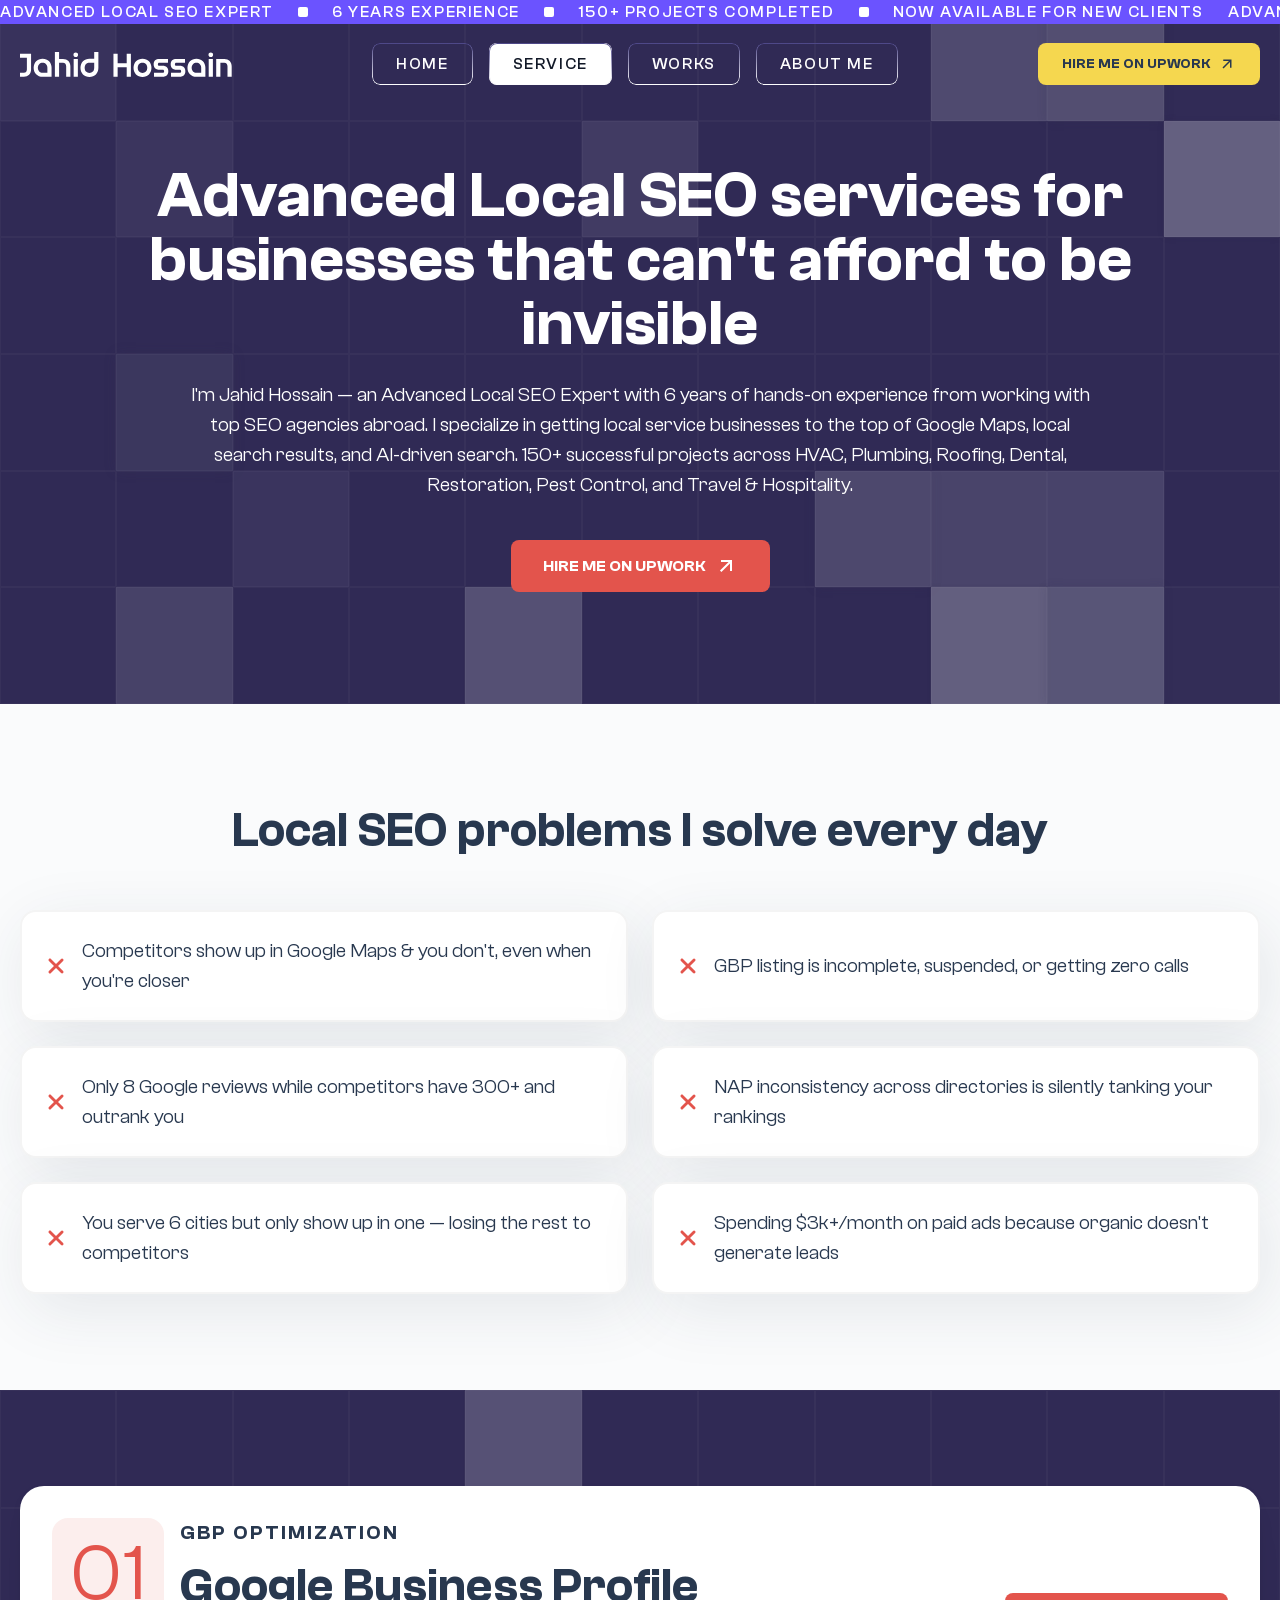
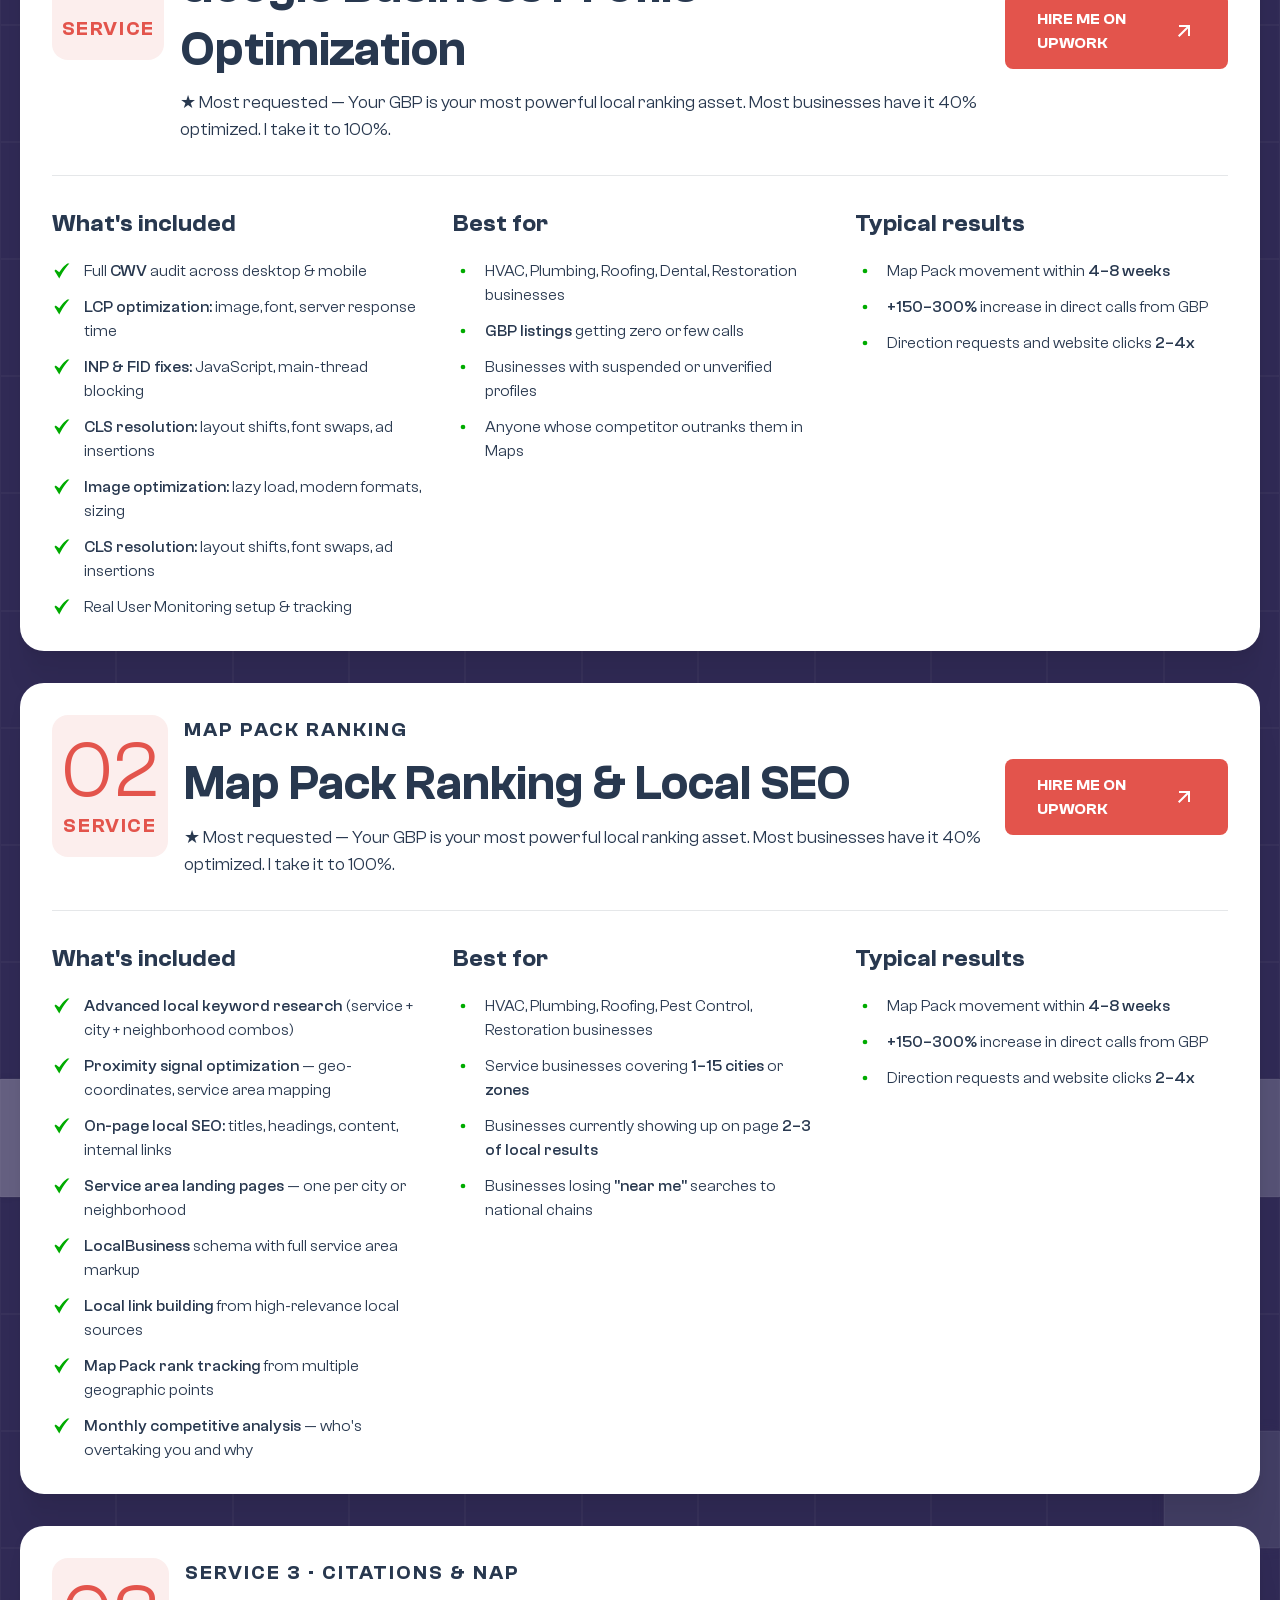
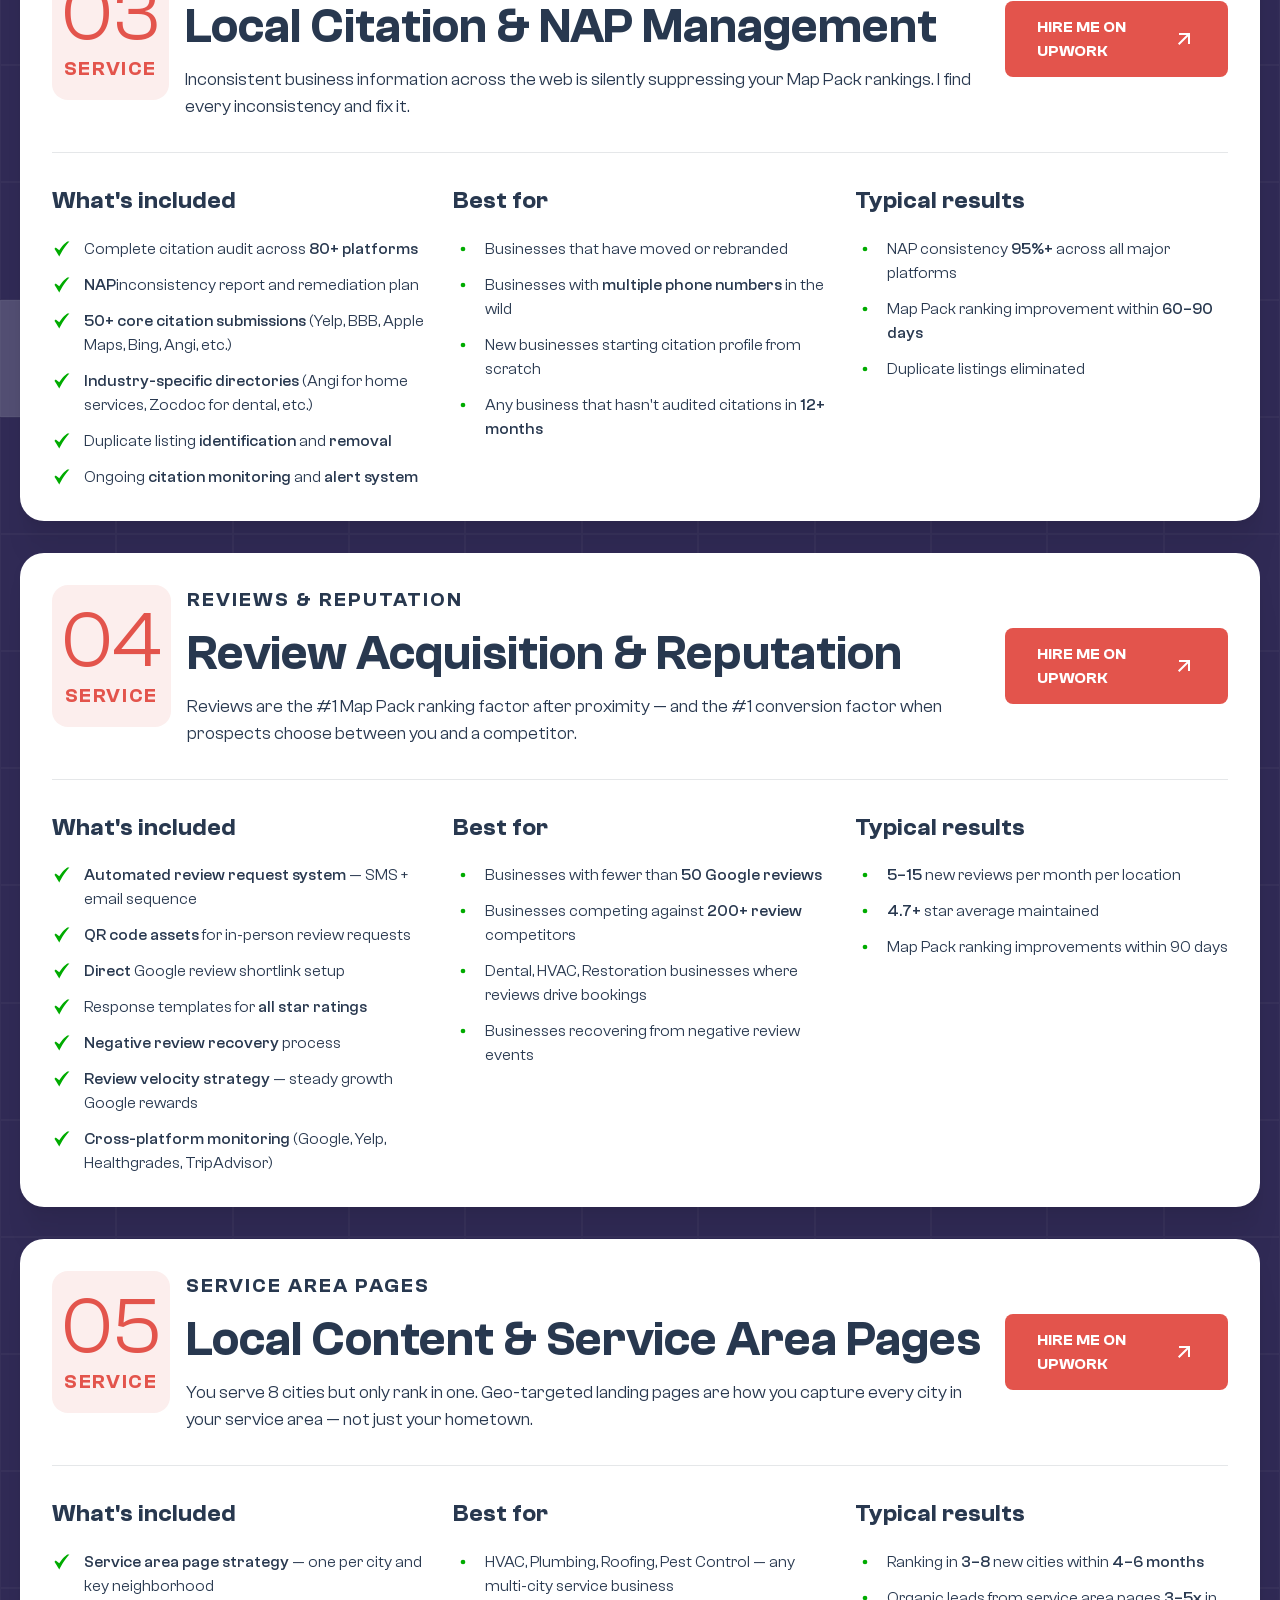
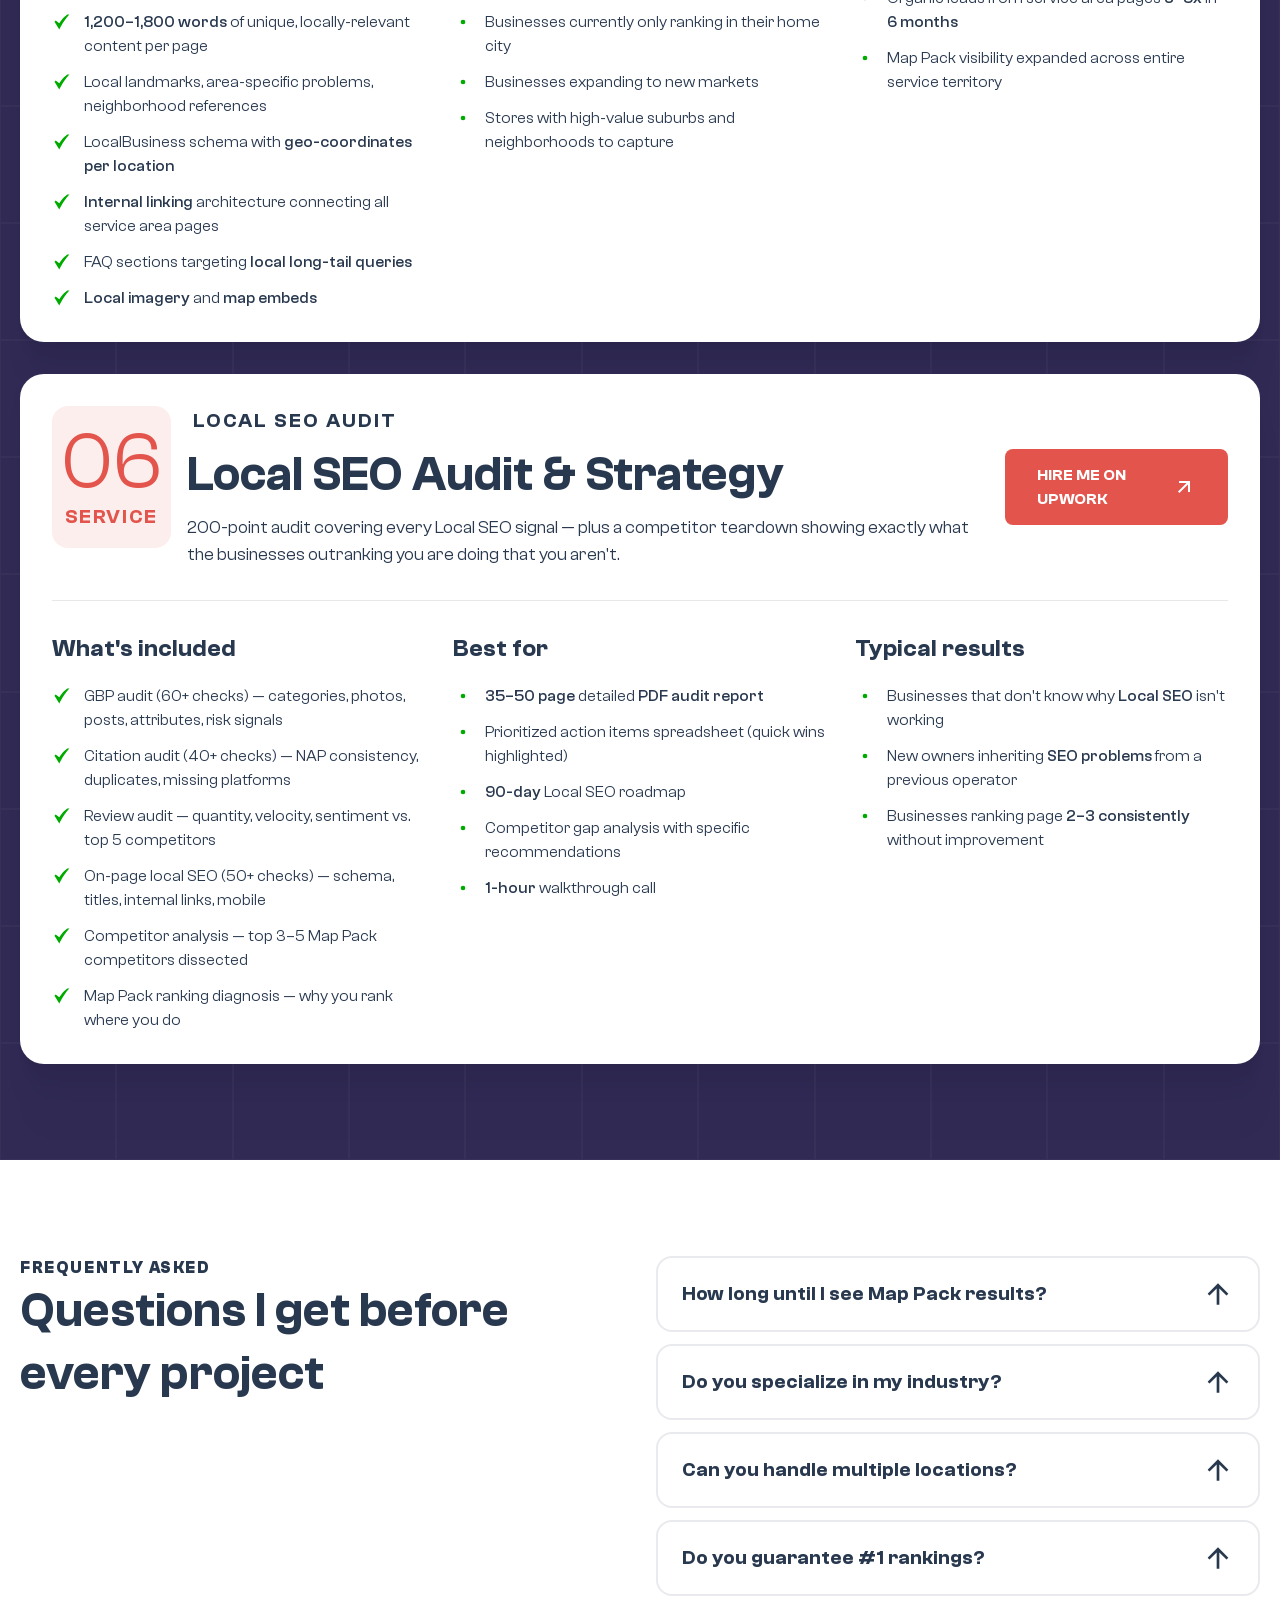
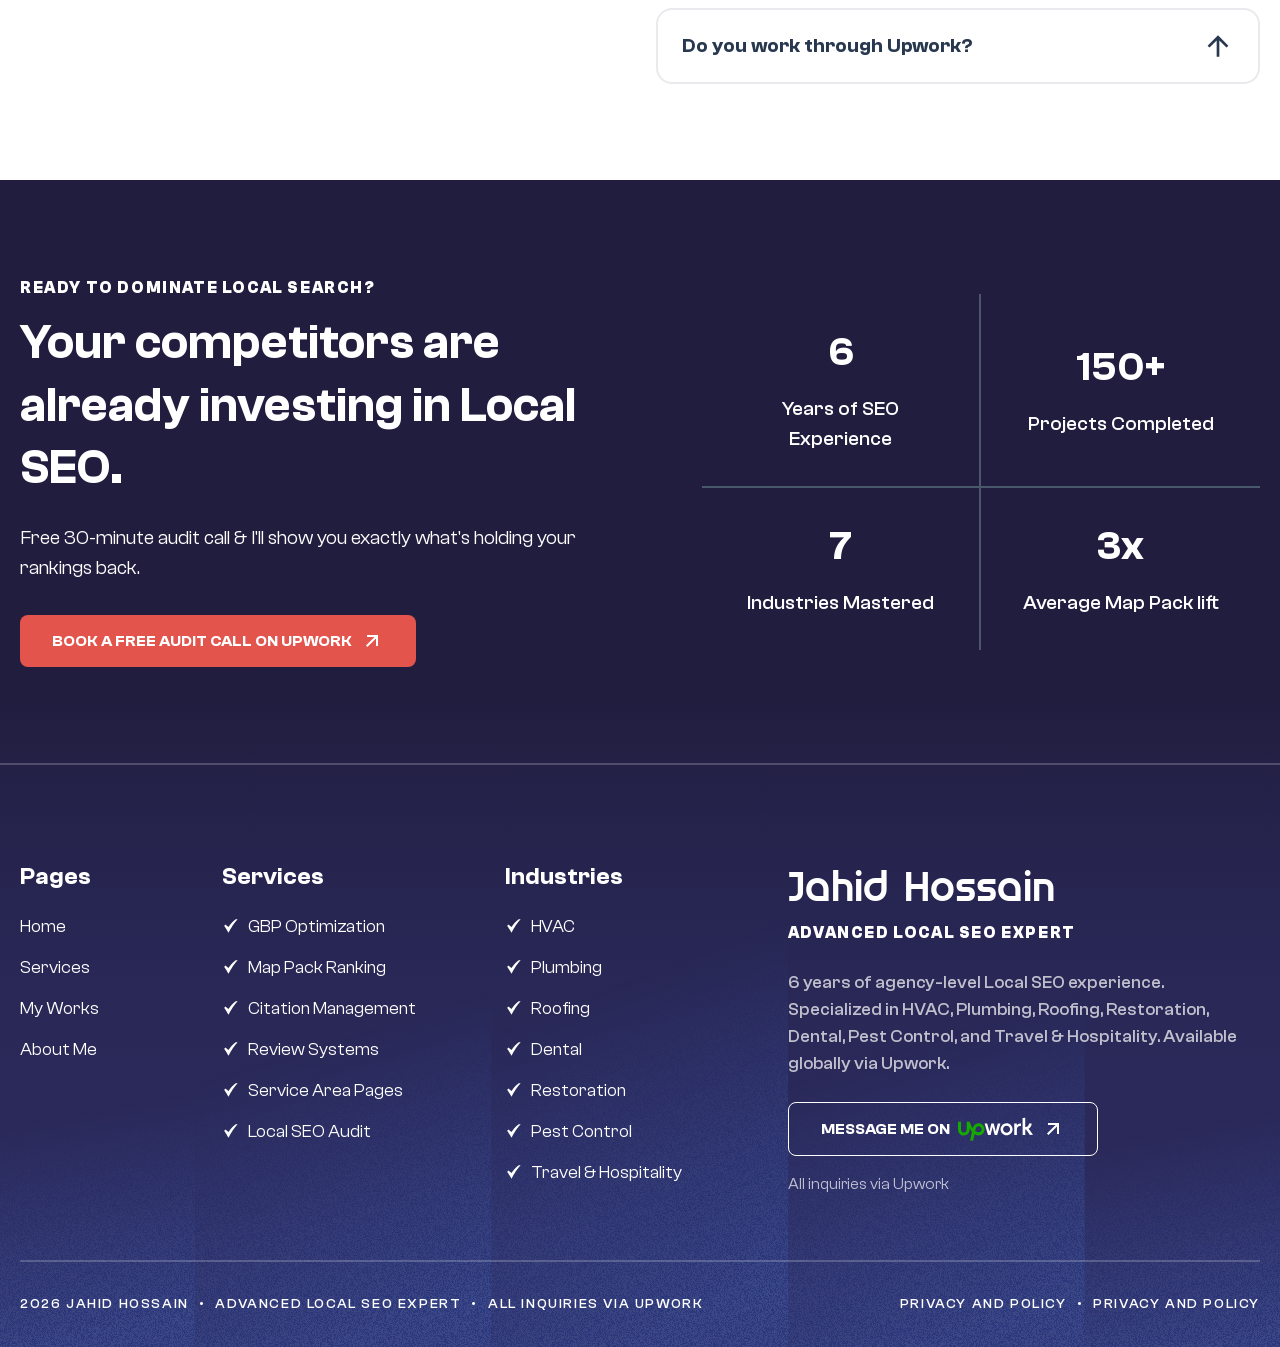
<file: services.html>
<!DOCTYPE html>
<html lang="en">

<head>
    <meta charset="UTF-8">
    <meta name="viewport" content="width=device-width, initial-scale=1.0">
    <title>Jahid Hossain</title>
    <link rel="stylesheet" href="assets/css/splide.min.css">
    <link rel="stylesheet" href="assets/css/style.css">
</head>

<body>


    <!-- Heading marque -->
    <section class="bg-violet overflow-hidden select-none relative z-1100">
        <div class="marquee">

            <ul
                class="heading-marquee-track flex items-center gap-4 text-white font-clash font-medium text-sm md:text-base leading-[150%] tracking-[1.6px] uppercase">

                <li>ADVANCED LOCAL SEO EXPERT</li>
                <span class="dot-icon"></span>

                <li>6 YEARS EXPERIENCE</li>
                <span class="dot-icon"></span>

                <li>150+ PROJECTS COMPLETED</li>
                <span class="dot-icon"></span>

                <li>NOW AVAILABLE FOR NEW CLIENTS</li>

                <!-- Duplicate set (for seamless loop) -->
                <li>ADVANCED LOCAL SEO EXPERT</li>
                <span class="dot-icon"></span>

                <li>6 YEARS EXPERIENCE</li>
                <span class="dot-icon"></span>

                <li>150+ PROJECTS COMPLETED</li>
                <span class="dot-icon"></span>

                <li>NOW AVAILABLE FOR NEW CLIENTS</li>

            </ul>


        </div>
    </section>

    <header class="header-section">
        <div class="container header">
            <div class="logo">
                <a href="index.html">
                    <img src="assets/images/jahid-hasan.svg" alt="logo">
                </a>
            </div>

            <nav class="nav">
                <a href="index.html">
                    <span class="nav-text">
                        <span>Home</span>
                        <span>Home</span>
                    </span>
                </a>

                <a href="services.html" class="active">
                    <span class="nav-text">
                        <span>Service</span>
                        <span>Service</span>
                    </span>
                </a>

                <a href="works.html">
                    <span class="nav-text">
                        <span>Works</span>
                        <span>Works</span>
                    </span>
                </a>

                <a href="about.html">
                    <span class="nav-text">
                        <span>About Me</span>
                        <span>About Me</span>
                    </span>
                </a>
            </nav>

            <a href="#" target="_blank" rel="noopener noreferrer" class="header-cta-btn cta-btn-hover">

                <span class="cta-btn-flair"></span>

                <span class="cta-btn-label">
                    <span>Hire me on Upwork</span>

                    <svg xmlns="http://www.w3.org/2000/svg" width="18" height="18" viewBox="0 0 18 18" fill="none">
                        <path
                            d="M12.0024 7.06066L5.54747 13.5156L4.48682 12.455L10.9418 6H5.25243V4.5H13.5024V12.75H12.0024V7.06066Z"
                            fill="currentColor" />
                    </svg>
                </span>

            </a>

            <!-- Mobile Hamburger -->
            <div class="hamburger" id="hamburger">
                <span></span>
                <span></span>
                <span></span>
            </div>
        </div>

    </header>

    <!-- Mobile Menu -->
    <div class="mobile-menu" id="mobileMenu">
        <a href="index.html">Home</a>
        <a href="services.html">Service</a>
        <a href="works.html">Works</a>
        <a href="about.html">About Me</a>
        <div>
            <a href="#"
                class="cta-btn-hover bg-yellow  px-6 sm:px-8 py-3.5 rounded-lg flex items-center justify-center gap-2 uppercase w-full sm:w-auto"
                data-block="button">

                <span class="cta-btn-flair"></span>

                <span
                    class="cta-btn-label text-midnight-blue text-sm sm:text-base font-semibold leading-6 flex items-center gap-2 relative z-10">
                    Hire me on Upwork
                    <svg xmlns="http://www.w3.org/2000/svg" width="18" height="18" viewBox="0 0 18 18" fill="none">
                        <path
                            d="M12.0024 7.06066L5.54747 13.5156L4.48682 12.455L10.9418 6H5.25243V4.5H13.5024V12.75H12.0024V7.06066Z"
                            fill="currentColor" />
                    </svg>
                </span>

            </a>
        </div>
    </div>

    <!-- Banner section -->
    <section
        class="relative min-h-[500px] md:min-h-175 justify-center items-center bg-midnight-blue overflow-hidden  -mt-25">

        <!-- Animated Grid -->
        <div class="section-grid-bg" data-active="#37325B" data-border="rgba(255, 255, 255, 0.03)"></div>

        <!-- Content -->
        <div class="container relative z-10 text-white flex flex-col justify-center px-4">

            <div class="hero-contents max-w-5xl text-center mx-auto pt-30 md:pt-40">


                <!-- Heading -->
                <h1
                    class="hero-title text-[36px] sm:text-[40px] md:text-[50px] lg:text-[64px] font-semibold leading-[100%]  mb-2 sm:mb-4 md:mb-6">
                    Advanced Local SEO services for businesses that can't afford to be invisible
                </h1>

                <!-- Paragraph -->
                <p
                    class="hero-description text-[14px] sm:text-lg md:text-xl font-normal leading-relaxed md:leading-[150%] max-w-226 text-center mx-auto ">
                    I'm Jahid Hossain — an Advanced Local SEO Expert with 6 years of hands-on experience from working
                    with top SEO agencies abroad. I specialize in getting local service businesses to the top of Google
                    Maps, local search results, and AI-driven search. 150+ successful projects across HVAC, Plumbing,
                    Roofing, Dental, Restoration, Pest Control, and Travel & Hospitality.
                </p>

                <!-- buttons -->
                <div
                    class="hero-buttons flex flex-col sm:flex-row justify-center gap-2 sm:gap-4 mt-4 sm:mt-6 md:mt-10 px-4">

                    <a href="#"
                        class="cta-btn-hover bg-tomato  px-6 sm:px-8 py-2 sm:py-3.5 rounded-lg flex items-center justify-center gap-2 uppercase w-full sm:w-auto"
                        data-block="button">

                        <span class="cta-btn-flair"></span>

                        <span
                            class="cta-btn-label text-sm sm:text-base font-semibold leading-6 flex items-center gap-2 relative z-10">
                            Hire me on Upwork
                            <img src="assets/images/white-arrow-right.svg" alt="arrow">
                        </span>

                    </a>

                </div>

            </div>


        </div>

    </section>

    <!-- Local SEO Problems Section -->
    <section class="bg-[#fafbfc] section-padding">
        <div class="container ">

            <!-- Section heading -->
            <div class="section-headign text-center">
                <!-- Main Heading -->
                <h2
                    class="text-black text-[28px] sm:text-[36px] md:text-[48px] font-semibold leading-[100%] md:leading-[130%] mb-3 md:mb-12">
                    Local SEO problems I solve every day
                </h2>
            </div>

            <!-- Problem Cards Grid Grid -->
            <div class="grid grid-cols-1 md:grid-cols-2 gap-2 sm:gap-4 md:gap-6">

                <!-- Card 1 -->
                <div
                    class="bg-white rounded-xl md:rounded-2xl border-2 border-[#F4F4F4] p-3 sm:p-4 md:p-6 flex items-center gap-4 shadow-[8px_16px_64px_0_rgba(40,56,79,0.10)] hover:shadow-[0_12px_35px_-8px_rgba(0,0,0,0.06)] transition-shadow duration-200">
                    <div class="shrink-0 flex items-center justify-center">
                        <!--  Red 'X' Icon -->
                        <img src="assets/images/red-close.svg" alt="icon"
                            class="w-4 sm:w-5 h-4 sm:h-5 md:h-full lg:h-auto" />
                    </div>
                    <p
                        class="text-black text-[14px] sm:text-base md:text-xl font-normal leading-[130%] md:leading-[150%]">
                        Competitors show up in Google Maps & you don't, even when you're closer
                    </p>
                </div>

                <!-- Card 2 -->
                <div
                    class="bg-white rounded-xl md:rounded-2xl border-2 border-[#F4F4F4] p-3 sm:p-4 md:p-6 flex items-center gap-4 shadow-[8px_16px_64px_0_rgba(40,56,79,0.10)] hover:shadow-[0_12px_35px_-8px_rgba(0,0,0,0.06)] transition-shadow duration-200">
                    <div class="shrink-0 flex items-center justify-center">
                        <!--  Red 'X' Icon -->
                        <img src="assets/images/red-close.svg" alt="icon"
                            class="w-4 sm:w-5 h-4 sm:h-5 md:h-full lg:h-auto" />
                    </div>
                    <p
                        class="text-black text-[14px] sm:text-base md:text-xl font-normal leading-[130%] md:leading-[150%]">
                        GBP listing is incomplete, suspended, or getting zero calls
                    </p>
                </div>
                <!-- Card 3 -->
                <div
                    class="bg-white rounded-xl md:rounded-2xl border-2 border-[#F4F4F4] p-3 sm:p-4 md:p-6 flex items-center gap-4 shadow-[8px_16px_64px_0_rgba(40,56,79,0.10)] hover:shadow-[0_12px_35px_-8px_rgba(0,0,0,0.06)] transition-shadow duration-200">
                    <div class="shrink-0 flex items-center justify-center">
                        <!--  Red 'X' Icon -->
                        <img src="assets/images/red-close.svg" alt="icon"
                            class="w-4 sm:w-5 h-4 sm:h-5 md:h-full lg:h-auto" />
                    </div>
                    <p
                        class="text-black text-[14px] sm:text-base md:text-xl font-normal leading-[130%] md:leading-[150%]">
                        Only 8 Google reviews while competitors have 300+ and outrank you
                    </p>
                </div>
                <!-- Card 4 -->
                <div
                    class="bg-white rounded-xl md:rounded-2xl border-2 border-[#F4F4F4] p-3 sm:p-4 md:p-6 flex items-center gap-4 shadow-[8px_16px_64px_0_rgba(40,56,79,0.10)] hover:shadow-[0_12px_35px_-8px_rgba(0,0,0,0.06)] transition-shadow duration-200">
                    <div class="shrink-0 flex items-center justify-center">
                        <!--  Red 'X' Icon -->
                        <img src="assets/images/red-close.svg" alt="icon"
                            class="w-4 sm:w-5 h-4 sm:h-5 md:h-full lg:h-auto" />
                    </div>
                    <p
                        class="text-black text-[14px] sm:text-base md:text-xl font-normal leading-[130%] md:leading-[150%]">
                        NAP inconsistency across directories is silently tanking your rankings
                    </p>
                </div>
                <!-- Card 5 -->
                <div
                    class="bg-white rounded-xl md:rounded-2xl border-2 border-[#F4F4F4] p-3 sm:p-4 md:p-6 flex items-center gap-4 shadow-[8px_16px_64px_0_rgba(40,56,79,0.10)] hover:shadow-[0_12px_35px_-8px_rgba(0,0,0,0.06)] transition-shadow duration-200">
                    <div class="shrink-0 flex items-center justify-center">
                        <!--  Red 'X' Icon -->
                        <img src="assets/images/red-close.svg" alt="icon"
                            class="w-4 sm:w-5 h-4 sm:h-5 md:h-full lg:h-auto" />
                    </div>
                    <p
                        class="text-black text-[14px] sm:text-base md:text-xl font-normal leading-[130%] md:leading-[150%]">
                        You serve 6 cities but only show up in one — losing the rest to competitors
                    </p>
                </div>
                <!-- Card 6 -->
                <div
                    class="bg-white rounded-xl md:rounded-2xl border-2 border-[#F4F4F4] p-3 sm:p-4 md:p-6 flex items-center gap-4 shadow-[8px_16px_64px_0_rgba(40,56,79,0.10)] hover:shadow-[0_12px_35px_-8px_rgba(0,0,0,0.06)] transition-shadow duration-200">
                    <div class="shrink-0 flex items-center justify-center">
                        <!--  Red 'X' Icon -->
                        <img src="assets/images/red-close.svg" alt="icon"
                            class="w-4 sm:w-5 h-4 sm:h-5 md:h-full lg:h-auto" />
                    </div>
                    <p
                        class="text-black text-[14px] sm:text-base md:text-xl font-normal leading-[130%] md:leading-[150%]">
                        Spending $3k+/month on paid ads because organic doesn't generate leads
                    </p>
                </div>
            </div>
        </div>
    </section>

    <!-- Service cards section  -->
    <section
        class="relative min-h-screen justify-center items-center bg-midnight-blue overflow-hidden section-padding font-clash">

        <!-- Animated Grid -->
        <div class="section-grid-bg" data-active="#37325B" data-border="rgba(255, 255, 255, 0.03)"></div>

        <!-- Content -->
        <div class="container relative z-10">
            <div class="service-card-wrapper mx-auto flex flex-col gap-8">

                <!-- ================= SERVICE CARD 01 ================= -->
                <div
                    class="service-card-item bg-white rounded-xl sm:rounded-2xl md:rounded-3xl  shadow-[8px_110px_31px_0_rgba(0,0,0,0.00),5px_71px_28px_0_rgba(0,0,0,0.01),3px_40px_24px_0_rgba(0,0,0,0.03),1px_18px_18px_0_rgba(0,0,0,0.04),0_4px_10px_0_rgba(0,0,0,0.05)] p-6 md:p-8 ">

                    <!-- Top Header Row -->
                    <div
                        class="flex flex-col md:flex-row md:items-center justify-between gap-2 md:gap-4 pb-4 md:pb-8 border-b border-black/12">

                        <div class="flex flex-col md:flex-row items-start gap-2 md:gap-4">

                            <!-- Number Badge -->
                            <div
                                class="bg-soft-tomato text-tomato p-3 md:p-4 rounded-lg sm:rounded-xl md:rounded-2xl flex flex-col items-center justify-center min-w-22.5 md:min-w-27.5">

                                <span
                                    class="text-[30px] sm:text-[40px] md:text-[58px] lg:text-[80px] font-normal leading-[100%]">
                                    01
                                </span>

                                <span
                                    class="text-sm sm:text-base md:text-lg lg:text-xl font-semibold leading-[100%] md:leading-[150%] tracking-[1.6px] uppercase text-center">
                                    Service
                                </span>

                            </div>

                            <!-- Titles -->
                            <div class="w-full">

                                <span
                                    class="block text-black text-sm sm:text-base md:text-lg lg:text-xl font-semibold leading-[100%] md:leading-[150%] tracking-[1.6px] md:tracking-[2px] uppercase mb-2">
                                    GBP Optimization
                                </span>

                                <h2
                                    class="text-black text-[28px] sm:text-[36px] md:text-[48px] font-semibold leading-[100%] md:leading-[130%]">
                                    Google Business Profile Optimization
                                </h2>

                                <p
                                    class="text-black text-sm sm:text-base md:text-lg font-normal leading-[150%] mt-2 max-w-251">
                                    ★ Most requested — Your GBP is your most powerful local ranking asset. Most
                                    businesses have it 40% optimized. I take it to 100%.
                                </p>

                            </div>

                        </div>

                        <!-- CTA Button  -->
                        <a href="#"
                            class="cta-btn-hover bg-tomato px-6 sm:px-8 py-2 sm:py-3.5 rounded-lg flex items-center justify-center gap-2 uppercase w-full sm:w-auto"
                            data-block="button">

                            <span class="cta-btn-flair"></span>

                            <span
                                class="cta-btn-label text-white text-sm sm:text-base font-semibold leading-6 flex items-center gap-2 relative z-10">
                                Hire me on Upwork
                                <img src="assets/images/white-arrow-right.svg" alt="arrow">
                            </span>

                        </a>

                    </div>

                    <!-- 3-Column Content Details Grid -->
                    <div class="grid grid-cols-1 md:grid-cols-3 gap-4 sm:gap-6 md:gap-7 mt-4 sm:mt-6 md:mt-8">
                        <!-- Column 1: What's Included -->
                        <div>
                            <h3
                                class="text-black text-xl md:text-2xl font-semibold leading-[100%] md:leading-[130%] mb-2 sm:mb-5">
                                What's included
                            </h3>

                            <ul class="space-y-2 sm:space-y-3">

                                <li
                                    class="flex items-start gap-2 sm:gap-3 text-black text-[14px] sm:text-base font-normal leading-[130%] sm:leading-[150%]">
                                    <img src="assets/images/green-Check.svg" alt="icon"
                                        class="w-4 sm:w-5 h-4 sm:h-5 mt-0.5" />
                                    <span>
                                        Full <span class="font-medium">CWV</span> audit across desktop & mobile
                                    </span>
                                </li>

                                <li
                                    class="flex items-start gap-2 sm:gap-3 text-black text-[14px] sm:text-base font-normal leading-[130%] sm:leading-[150%]">
                                    <img src="assets/images/green-Check.svg" alt="icon"
                                        class="w-4 sm:w-5 h-4 sm:h-5 mt-0.5" />
                                    <span>
                                        <span class="font-medium">LCP optimization:</span> image, font, server response
                                        time
                                    </span>
                                </li>

                                <li
                                    class="flex items-start gap-2 sm:gap-3 text-black text-[14px] sm:text-base font-normal leading-[130%] sm:leading-[150%]">
                                    <img src="assets/images/green-Check.svg" alt="icon"
                                        class="w-4 sm:w-5 h-4 sm:h-5 mt-0.5" />
                                    <span>
                                        <span class="font-medium">INP & FID fixes:</span> JavaScript, main-thread
                                        blocking
                                    </span>
                                </li>

                                <li
                                    class="flex items-start gap-2 sm:gap-3 text-black text-[14px] sm:text-base font-normal leading-[130%] sm:leading-[150%]">
                                    <img src="assets/images/green-Check.svg" alt="icon"
                                        class="w-4 sm:w-5 h-4 sm:h-5 mt-0.5" />
                                    <span>
                                        <span class="font-medium">CLS resolution:</span> layout shifts, font swaps, ad
                                        insertions
                                    </span>
                                </li>

                                <li
                                    class="flex items-start gap-2 sm:gap-3 text-black text-[14px] sm:text-base font-normal leading-[130%] sm:leading-[150%]">
                                    <img src="assets/images/green-Check.svg" alt="icon"
                                        class="w-4 sm:w-5 h-4 sm:h-5 mt-0.5" />
                                    <span>
                                        <span class="font-medium">Image optimization:</span> lazy load, modern formats,
                                        sizing
                                    </span>
                                </li>

                                <li
                                    class="flex items-start gap-2 sm:gap-3 text-black text-[14px] sm:text-base font-normal leading-[130%] sm:leading-[150%]">
                                    <img src="assets/images/green-Check.svg" alt="icon"
                                        class="w-4 sm:w-5 h-4 sm:h-5 mt-0.5" />
                                    <span>
                                        <span class="font-medium">CLS resolution:</span> layout shifts, font swaps, ad
                                        insertions
                                    </span>
                                </li>

                                <li
                                    class="flex items-start gap-2 sm:gap-3 text-black text-[14px] sm:text-base font-normal leading-[130%] sm:leading-[150%]">
                                    <img src="assets/images/green-Check.svg" alt="icon"
                                        class="w-4 sm:w-5 h-4 sm:h-5 mt-0.5" />
                                    <span>
                                        Real User Monitoring setup & tracking
                                    </span>
                                </li>

                            </ul>
                        </div>

                        <!-- Column 2: Best For -->
                        <div>
                            <h3
                                class="text-black text-xl md:text-2xl font-semibold leading-[100%] md:leading-[130%] mb-2 sm:mb-5">
                                Best for
                            </h3>

                            <ul class="space-y-2 sm:space-y-3">

                                <li
                                    class="flex items-start gap-2 sm:gap-3 text-black text-[14px] sm:text-base font-normal leading-[130%] sm:leading-[150%]">
                                    <img src="assets/images/green-dot.svg" alt="icon"
                                        class="w-4 sm:w-5 h-4 sm:h-5 mt-0.5" />
                                    <span>
                                        HVAC, Plumbing, Roofing, Dental, Restoration businesses
                                    </span>
                                </li>

                                <li
                                    class="flex items-start gap-2 sm:gap-3 text-black text-[14px] sm:text-base font-normal leading-[130%] sm:leading-[150%]">
                                    <img src="assets/images/green-dot.svg" alt="icon"
                                        class="w-4 sm:w-5 h-4 sm:h-5 mt-0.5" />
                                    <span>
                                        <span class="font-medium">GBP listings</span> getting zero or few calls
                                    </span>
                                </li>

                                <li
                                    class="flex items-start gap-2 sm:gap-3 text-black text-[14px] sm:text-base font-normal leading-[130%] sm:leading-[150%]">
                                    <img src="assets/images/green-dot.svg" alt="icon"
                                        class="w-4 sm:w-5 h-4 sm:h-5 mt-0.5" />
                                    <span>
                                        Businesses with suspended or unverified profiles
                                    </span>
                                </li>

                                <li
                                    class="flex items-start gap-2 sm:gap-3 text-black text-[14px] sm:text-base font-normal leading-[130%] sm:leading-[150%]">
                                    <img src="assets/images/green-dot.svg" alt="icon"
                                        class="w-4 sm:w-5 h-4 sm:h-5 mt-0.5" />
                                    <span>
                                        Anyone whose competitor outranks them in Maps
                                    </span>
                                </li>

                            </ul>
                        </div>

                        <!-- Column 3: Typical Results -->
                        <div>
                            <h3
                                class="text-black text-xl md:text-2xl font-semibold leading-[100%] md:leading-[130%] mb-2 sm:mb-5">
                                Typical results
                            </h3>

                            <ul class="space-y-2 sm:space-y-3">

                                <li
                                    class="flex items-start gap-2 sm:gap-3 text-black text-[14px] sm:text-base font-normal leading-[130%] sm:leading-[150%]">
                                    <img src="assets/images/green-dot.svg" alt="icon"
                                        class="w-4 sm:w-5 h-4 sm:h-5 mt-0.5" />
                                    <span>
                                        Map Pack movement within <span class="font-medium">4–8 weeks</span>
                                    </span>
                                </li>

                                <li
                                    class="flex items-start gap-2 sm:gap-3 text-black text-[14px] sm:text-base font-normal leading-[130%] sm:leading-[150%]">
                                    <img src="assets/images/green-dot.svg" alt="icon"
                                        class="w-4 sm:w-5 h-4 sm:h-5 mt-0.5" />
                                    <span>
                                        <span class="font-medium">+150–300%</span> increase in direct calls from GBP
                                    </span>
                                </li>

                                <li
                                    class="flex items-start gap-2 sm:gap-3 text-black text-[14px] sm:text-base font-normal leading-[130%] sm:leading-[150%]">
                                    <img src="assets/images/green-dot.svg" alt="icon"
                                        class="w-4 sm:w-5 h-4 sm:h-5 mt-0.5" />
                                    <span>
                                        Direction requests and website clicks <span class="font-medium">2–4x</span>
                                    </span>
                                </li>

                            </ul>
                        </div>
                    </div>

                </div>
                <!-- ================= SERVICE CARD 02 ================= -->
                <div
                    class="service-card-item bg-white rounded-xl sm:rounded-2xl md:rounded-3xl  shadow-[8px_110px_31px_0_rgba(0,0,0,0.00),5px_71px_28px_0_rgba(0,0,0,0.01),3px_40px_24px_0_rgba(0,0,0,0.03),1px_18px_18px_0_rgba(0,0,0,0.04),0_4px_10px_0_rgba(0,0,0,0.05)] p-6 md:p-8 ">

                    <!-- Top Header Row -->
                    <div
                        class="flex flex-col md:flex-row md:items-center justify-between gap-2 md:gap-4 pb-4 md:pb-8 border-b border-black/12">

                        <div class="flex flex-col md:flex-row items-start gap-2 md:gap-4">

                            <!-- Number Badge -->
                            <div
                                class="bg-soft-tomato text-tomato p-3 md:p-4 rounded-lg sm:rounded-xl md:rounded-2xl flex flex-col items-center justify-center min-w-22.5 md:min-w-27.5">

                                <span
                                    class="text-[30px] sm:text-[40px] md:text-[58px] lg:text-[80px] font-normal leading-[100%]">
                                    02
                                </span>

                                <span
                                    class="text-sm sm:text-base md:text-lg lg:text-xl font-semibold leading-[100%] md:leading-[150%] tracking-[1.6px] uppercase text-center">
                                    Service
                                </span>

                            </div>

                            <!-- Titles -->
                            <div class="w-full">

                                <span
                                    class="block text-black text-sm sm:text-base md:text-lg lg:text-xl font-semibold leading-[100%] md:leading-[150%] tracking-[1.6px] md:tracking-[2px] uppercase mb-2">
                                    Map Pack Ranking
                                </span>

                                <h2
                                    class="text-black text-[28px] sm:text-[36px] md:text-[48px] font-semibold leading-[100%] md:leading-[130%]">
                                    Map Pack Ranking & Local SEO
                                </h2>

                                <p
                                    class="text-black text-sm sm:text-base md:text-lg font-normal leading-[150%] mt-2 max-w-251">
                                    ★ Most requested — Your GBP is your most powerful local ranking asset. Most
                                    businesses have it 40% optimized. I take it to 100%.
                                </p>

                            </div>

                        </div>

                        <!-- CTA Button  -->
                        <a href="#"
                            class="cta-btn-hover bg-tomato px-6 sm:px-8 py-2 sm:py-3.5 rounded-lg flex items-center justify-center gap-2 uppercase w-full sm:w-auto"
                            data-block="button">

                            <span class="cta-btn-flair"></span>

                            <span
                                class="cta-btn-label text-white text-sm sm:text-base font-semibold leading-6 flex items-center gap-2 relative z-10">
                                Hire me on Upwork
                                <img src="assets/images/white-arrow-right.svg" alt="arrow">
                            </span>

                        </a>

                    </div>

                    <!-- 3-Column Content Details Grid -->
                    <div class="grid grid-cols-1 md:grid-cols-3 gap-4 sm:gap-6 md:gap-7 mt-4 sm:mt-6 md:mt-8">
                        <!-- Column 1: What's Included -->
                        <div>
                            <h3
                                class="text-black text-xl md:text-2xl font-semibold leading-[100%] md:leading-[130%] mb-2 sm:mb-5">
                                What's included
                            </h3>

                            <ul class="space-y-2 sm:space-y-3">

                                <li
                                    class="flex items-start gap-2 sm:gap-3 text-black text-[14px] sm:text-base font-normal leading-[130%] sm:leading-[150%]">
                                    <img src="assets/images/green-Check.svg" alt="icon"
                                        class="w-4 sm:w-5 h-4 sm:h-5 mt-0.5" />
                                    <span>
                                        <span class="font-medium">Advanced local keyword research</span> (service + city
                                        + neighborhood combos)
                                    </span>
                                </li>

                                <li
                                    class="flex items-start gap-2 sm:gap-3 text-black text-[14px] sm:text-base font-normal leading-[130%] sm:leading-[150%]">
                                    <img src="assets/images/green-Check.svg" alt="icon"
                                        class="w-4 sm:w-5 h-4 sm:h-5 mt-0.5" />
                                    <span>
                                        <span class="font-medium">Proximity signal optimization</span> —
                                        geo-coordinates, service area mapping
                                    </span>
                                </li>

                                <li
                                    class="flex items-start gap-2 sm:gap-3 text-black text-[14px] sm:text-base font-normal leading-[130%] sm:leading-[150%]">
                                    <img src="assets/images/green-Check.svg" alt="icon"
                                        class="w-4 sm:w-5 h-4 sm:h-5 mt-0.5" />
                                    <span>
                                        <span class="font-medium">On-page local SEO:</span> titles, headings, content,
                                        internal links
                                    </span>
                                </li>

                                <li
                                    class="flex items-start gap-2 sm:gap-3 text-black text-[14px] sm:text-base font-normal leading-[130%] sm:leading-[150%]">
                                    <img src="assets/images/green-Check.svg" alt="icon"
                                        class="w-4 sm:w-5 h-4 sm:h-5 mt-0.5" />
                                    <span>
                                        <span class="font-medium">Service area landing pages</span> — one per city or
                                        neighborhood
                                    </span>
                                </li>

                                <li
                                    class="flex items-start gap-2 sm:gap-3 text-black text-[14px] sm:text-base font-normal leading-[130%] sm:leading-[150%]">
                                    <img src="assets/images/green-Check.svg" alt="icon"
                                        class="w-4 sm:w-5 h-4 sm:h-5 mt-0.5" />
                                    <span>
                                        <span class="font-medium">LocalBusiness</span> schema with full service area
                                        markup
                                    </span>
                                </li>

                                <li
                                    class="flex items-start gap-2 sm:gap-3 text-black text-[14px] sm:text-base font-normal leading-[130%] sm:leading-[150%]">
                                    <img src="assets/images/green-Check.svg" alt="icon"
                                        class="w-4 sm:w-5 h-4 sm:h-5 mt-0.5" />
                                    <span>
                                        <span class="font-medium">Local link building</span> from high-relevance local
                                        sources
                                    </span>
                                </li>

                                <li
                                    class="flex items-start gap-2 sm:gap-3 text-black text-[14px] sm:text-base font-normal leading-[130%] sm:leading-[150%]">
                                    <img src="assets/images/green-Check.svg" alt="icon"
                                        class="w-4 sm:w-5 h-4 sm:h-5 mt-0.5" />
                                    <span>
                                        <span class="font-medium">Map Pack rank tracking</span> from multiple geographic
                                        points
                                    </span>
                                </li>
                                <li
                                    class="flex items-start gap-2 sm:gap-3 text-black text-[14px] sm:text-base font-normal leading-[130%] sm:leading-[150%]">
                                    <img src="assets/images/green-Check.svg" alt="icon"
                                        class="w-4 sm:w-5 h-4 sm:h-5 mt-0.5" />
                                    <span>
                                        <span class="font-medium">Monthly competitive analysis</span> — who's overtaking
                                        you and why
                                    </span>
                                </li>

                            </ul>
                        </div>

                        <!-- Column 2: Best For -->
                        <div>
                            <h3
                                class="text-black text-xl md:text-2xl font-semibold leading-[100%] md:leading-[130%] mb-2 sm:mb-5">
                                Best for
                            </h3>

                            <ul class="space-y-2 sm:space-y-3">

                                <li
                                    class="flex items-start gap-2 sm:gap-3 text-black text-[14px] sm:text-base font-normal leading-[130%] sm:leading-[150%]">
                                    <img src="assets/images/green-dot.svg" alt="icon"
                                        class="w-4 sm:w-5 h-4 sm:h-5 mt-0.5" />
                                    <span>
                                        HVAC, Plumbing, Roofing, Pest Control, Restoration businesses
                                    </span>
                                </li>

                                <li
                                    class="flex items-start gap-2 sm:gap-3 text-black text-[14px] sm:text-base font-normal leading-[130%] sm:leading-[150%]">
                                    <img src="assets/images/green-dot.svg" alt="icon"
                                        class="w-4 sm:w-5 h-4 sm:h-5 mt-0.5" />
                                    <span>
                                        Service businesses covering <span class="font-medium">1–15 cities</span> or
                                        <span class="font-medium">zones</span>
                                    </span>
                                </li>

                                <li
                                    class="flex items-start gap-2 sm:gap-3 text-black text-[14px] sm:text-base font-normal leading-[130%] sm:leading-[150%]">
                                    <img src="assets/images/green-dot.svg" alt="icon"
                                        class="w-4 sm:w-5 h-4 sm:h-5 mt-0.5" />
                                    <span>
                                        Businesses currently showing up on page <span class="font-medium">2–3 of local
                                            results</span>
                                    </span>
                                </li>

                                <li
                                    class="flex items-start gap-2 sm:gap-3 text-black text-[14px] sm:text-base font-normal leading-[130%] sm:leading-[150%]">
                                    <img src="assets/images/green-dot.svg" alt="icon"
                                        class="w-4 sm:w-5 h-4 sm:h-5 mt-0.5" />
                                    <span>
                                        Businesses losing <span class="font-medium">"near me"</span> searches to
                                        national chains
                                    </span>
                                </li>

                            </ul>
                        </div>

                        <!-- Column 3: Typical Results -->
                        <div>
                            <h3
                                class="text-black text-xl md:text-2xl font-semibold leading-[100%] md:leading-[130%] mb-2 sm:mb-5">
                                Typical results
                            </h3>

                            <ul class="space-y-2 sm:space-y-3">

                                <li
                                    class="flex items-start gap-2 sm:gap-3 text-black text-[14px] sm:text-base font-normal leading-[130%] sm:leading-[150%]">
                                    <img src="assets/images/green-dot.svg" alt="icon"
                                        class="w-4 sm:w-5 h-4 sm:h-5 mt-0.5" />
                                    <span>
                                        Map Pack movement within <span class="font-medium">4–8 weeks</span>
                                    </span>
                                </li>

                                <li
                                    class="flex items-start gap-2 sm:gap-3 text-black text-[14px] sm:text-base font-normal leading-[130%] sm:leading-[150%]">
                                    <img src="assets/images/green-dot.svg" alt="icon"
                                        class="w-4 sm:w-5 h-4 sm:h-5 mt-0.5" />
                                    <span>
                                        <span class="font-medium">+150–300%</span> increase in direct calls from GBP
                                    </span>
                                </li>

                                <li
                                    class="flex items-start gap-2 sm:gap-3 text-black text-[14px] sm:text-base font-normal leading-[130%] sm:leading-[150%]">
                                    <img src="assets/images/green-dot.svg" alt="icon"
                                        class="w-4 sm:w-5 h-4 sm:h-5 mt-0.5" />
                                    <span>
                                        Direction requests and website clicks <span class="font-medium">2–4x</span>
                                    </span>
                                </li>

                            </ul>
                        </div>
                    </div>

                </div>
                <!-- ================= SERVICE CARD 03 ================= -->
                <div
                    class="service-card-item bg-white rounded-xl sm:rounded-2xl md:rounded-3xl  shadow-[8px_110px_31px_0_rgba(0,0,0,0.00),5px_71px_28px_0_rgba(0,0,0,0.01),3px_40px_24px_0_rgba(0,0,0,0.03),1px_18px_18px_0_rgba(0,0,0,0.04),0_4px_10px_0_rgba(0,0,0,0.05)] p-6 md:p-8 ">

                    <!-- Top Header Row -->
                    <div
                        class="flex flex-col md:flex-row md:items-center justify-between gap-2 md:gap-4 pb-4 md:pb-8 border-b border-black/12">

                        <div class="flex flex-col md:flex-row items-start gap-2 md:gap-4">

                            <!-- Number Badge -->
                            <div
                                class="bg-soft-tomato text-tomato p-3 md:p-4 rounded-lg sm:rounded-xl md:rounded-2xl flex flex-col items-center justify-center min-w-22.5 md:min-w-27.5">

                                <span
                                    class="text-[30px] sm:text-[40px] md:text-[58px] lg:text-[80px] font-normal leading-[100%]">
                                    03
                                </span>

                                <span
                                    class="text-sm sm:text-base md:text-lg lg:text-xl font-semibold leading-[100%] md:leading-[150%] tracking-[1.6px] uppercase text-center">
                                    Service
                                </span>

                            </div>

                            <!-- Titles -->
                            <div class="w-full">

                                <span
                                    class="block text-black text-sm sm:text-base md:text-lg lg:text-xl font-semibold leading-[100%] md:leading-[150%] tracking-[1.6px] md:tracking-[2px] uppercase mb-2">
                                    Service 3 · Citations & NAP
                                </span>

                                <h2
                                    class="text-black text-[28px] sm:text-[36px] md:text-[48px] font-semibold leading-[100%] md:leading-[130%]">
                                    Local Citation & NAP Management
                                </h2>

                                <p
                                    class="text-black text-sm sm:text-base md:text-lg font-normal leading-[150%] mt-2 max-w-251">
                                    Inconsistent business information across the web is silently suppressing your Map
                                    Pack rankings. I find every inconsistency and fix it.
                                </p>

                            </div>

                        </div>

                        <!-- CTA Button  -->
                        <a href="#"
                            class="cta-btn-hover bg-tomato px-6 sm:px-8 py-2 sm:py-3.5 rounded-lg flex items-center justify-center gap-2 uppercase w-full sm:w-auto"
                            data-block="button">

                            <span class="cta-btn-flair"></span>

                            <span
                                class="cta-btn-label text-white text-sm sm:text-base font-semibold leading-6 flex items-center gap-2 relative z-10">
                                Hire me on Upwork
                                <img src="assets/images/white-arrow-right.svg" alt="arrow">
                            </span>

                        </a>

                    </div>

                    <!-- 3-Column Content Details Grid -->
                    <div class="grid grid-cols-1 md:grid-cols-3 gap-4 sm:gap-6 md:gap-7 mt-4 sm:mt-6 md:mt-8">
                        <!-- Column 1: What's Included -->
                        <div>
                            <h3
                                class="text-black text-xl md:text-2xl font-semibold leading-[100%] md:leading-[130%] mb-2 sm:mb-5">
                                What's included
                            </h3>

                            <ul class="space-y-2 sm:space-y-3">

                                <li
                                    class="flex items-start gap-2 sm:gap-3 text-black text-[14px] sm:text-base font-normal leading-[130%] sm:leading-[150%]">
                                    <img src="assets/images/green-Check.svg" alt="icon"
                                        class="w-4 sm:w-5 h-4 sm:h-5 mt-0.5" />
                                    <span>
                                        Complete citation audit across <span class="font-medium">80+ platforms</span>
                                    </span>
                                </li>

                                <li
                                    class="flex items-start gap-2 sm:gap-3 text-black text-[14px] sm:text-base font-normal leading-[130%] sm:leading-[150%]">
                                    <img src="assets/images/green-Check.svg" alt="icon"
                                        class="w-4 sm:w-5 h-4 sm:h-5 mt-0.5" />
                                    <span>
                                        <span class="font-medium">NAP</span>inconsistency report and remediation plan
                                    </span>
                                </li>

                                <li
                                    class="flex items-start gap-2 sm:gap-3 text-black text-[14px] sm:text-base font-normal leading-[130%] sm:leading-[150%]">
                                    <img src="assets/images/green-Check.svg" alt="icon"
                                        class="w-4 sm:w-5 h-4 sm:h-5 mt-0.5" />
                                    <span>
                                        <span class="font-medium">50+ core citation submissions</span> (Yelp, BBB, Apple
                                        Maps, Bing, Angi, etc.)
                                    </span>
                                </li>

                                <li
                                    class="flex items-start gap-2 sm:gap-3 text-black text-[14px] sm:text-base font-normal leading-[130%] sm:leading-[150%]">
                                    <img src="assets/images/green-Check.svg" alt="icon"
                                        class="w-4 sm:w-5 h-4 sm:h-5 mt-0.5" />
                                    <span>
                                        <span class="font-medium">Industry-specific directories</span> (Angi for home
                                        services, Zocdoc for dental, etc.)
                                    </span>
                                </li>

                                <li
                                    class="flex items-start gap-2 sm:gap-3 text-black text-[14px] sm:text-base font-normal leading-[130%] sm:leading-[150%]">
                                    <img src="assets/images/green-Check.svg" alt="icon"
                                        class="w-4 sm:w-5 h-4 sm:h-5 mt-0.5" />
                                    <span>
                                        Duplicate listing <span class="font-medium">identification</span> and <span
                                            class="font-medium">removal</span>
                                    </span>
                                </li>

                                <li
                                    class="flex items-start gap-2 sm:gap-3 text-black text-[14px] sm:text-base font-normal leading-[130%] sm:leading-[150%]">
                                    <img src="assets/images/green-Check.svg" alt="icon"
                                        class="w-4 sm:w-5 h-4 sm:h-5 mt-0.5" />
                                    <span>
                                        Ongoing <span class="font-medium">citation monitoring</span> and <span
                                            class="font-medium">alert system</span>
                                    </span>
                                </li>

                            </ul>
                        </div>

                        <!-- Column 2: Best For -->
                        <div>
                            <h3
                                class="text-black text-xl md:text-2xl font-semibold leading-[100%] md:leading-[130%] mb-2 sm:mb-5">
                                Best for
                            </h3>

                            <ul class="space-y-2 sm:space-y-3">

                                <li
                                    class="flex items-start gap-2 sm:gap-3 text-black text-[14px] sm:text-base font-normal leading-[130%] sm:leading-[150%]">
                                    <img src="assets/images/green-dot.svg" alt="icon"
                                        class="w-4 sm:w-5 h-4 sm:h-5 mt-0.5" />
                                    <span>
                                        Businesses that have moved or rebranded
                                    </span>
                                </li>

                                <li
                                    class="flex items-start gap-2 sm:gap-3 text-black text-[14px] sm:text-base font-normal leading-[130%] sm:leading-[150%]">
                                    <img src="assets/images/green-dot.svg" alt="icon"
                                        class="w-4 sm:w-5 h-4 sm:h-5 mt-0.5" />
                                    <span>
                                        Businesses with <span class="font-medium">multiple phone numbers</span> in the
                                        wild
                                    </span>
                                </li>

                                <li
                                    class="flex items-start gap-2 sm:gap-3 text-black text-[14px] sm:text-base font-normal leading-[130%] sm:leading-[150%]">
                                    <img src="assets/images/green-dot.svg" alt="icon"
                                        class="w-4 sm:w-5 h-4 sm:h-5 mt-0.5" />
                                    <span>
                                        New businesses starting citation profile from scratch
                                    </span>
                                </li>

                                <li
                                    class="flex items-start gap-2 sm:gap-3 text-black text-[14px] sm:text-base font-normal leading-[130%] sm:leading-[150%]">
                                    <img src="assets/images/green-dot.svg" alt="icon"
                                        class="w-4 sm:w-5 h-4 sm:h-5 mt-0.5" />
                                    <span>
                                        Any business that hasn't audited citations in <span class="font-medium">12+
                                            months</span>
                                    </span>
                                </li>

                            </ul>
                        </div>

                        <!-- Column 3: Typical Results -->
                        <div>
                            <h3
                                class="text-black text-xl md:text-2xl font-semibold leading-[100%] md:leading-[130%] mb-2 sm:mb-5">
                                Typical results
                            </h3>

                            <ul class="space-y-2 sm:space-y-3">

                                <li
                                    class="flex items-start gap-2 sm:gap-3 text-black text-[14px] sm:text-base font-normal leading-[130%] sm:leading-[150%]">
                                    <img src="assets/images/green-dot.svg" alt="icon"
                                        class="w-4 sm:w-5 h-4 sm:h-5 mt-0.5" />
                                    <span>
                                        NAP consistency <span class="font-medium">95%+</span> across all major platforms
                                    </span>
                                </li>

                                <li
                                    class="flex items-start gap-2 sm:gap-3 text-black text-[14px] sm:text-base font-normal leading-[130%] sm:leading-[150%]">
                                    <img src="assets/images/green-dot.svg" alt="icon"
                                        class="w-4 sm:w-5 h-4 sm:h-5 mt-0.5" />
                                    <span>
                                        Map Pack ranking improvement within <span class="font-medium">60–90 days</span>
                                    </span>
                                </li>

                                <li
                                    class="flex items-start gap-2 sm:gap-3 text-black text-[14px] sm:text-base font-normal leading-[130%] sm:leading-[150%]">
                                    <img src="assets/images/green-dot.svg" alt="icon"
                                        class="w-4 sm:w-5 h-4 sm:h-5 mt-0.5" />
                                    <span>
                                        Duplicate listings eliminated
                                    </span>
                                </li>

                            </ul>
                        </div>
                    </div>

                </div>
                <!-- ================= SERVICE CARD 04 ================= -->
                <div
                    class="service-card-item bg-white rounded-xl sm:rounded-2xl md:rounded-3xl  shadow-[8px_110px_31px_0_rgba(0,0,0,0.00),5px_71px_28px_0_rgba(0,0,0,0.01),3px_40px_24px_0_rgba(0,0,0,0.03),1px_18px_18px_0_rgba(0,0,0,0.04),0_4px_10px_0_rgba(0,0,0,0.05)] p-6 md:p-8 ">

                    <!-- Top Header Row -->
                    <div
                        class="flex flex-col md:flex-row md:items-center justify-between gap-2 md:gap-4 pb-4 md:pb-8 border-b border-black/12">

                        <div class="flex flex-col md:flex-row items-start gap-2 md:gap-4">

                            <!-- Number Badge -->
                            <div
                                class="bg-soft-tomato text-tomato p-3 md:p-4 rounded-lg sm:rounded-xl md:rounded-2xl flex flex-col items-center justify-center min-w-22.5 md:min-w-27.5">

                                <span
                                    class="text-[30px] sm:text-[40px] md:text-[58px] lg:text-[80px] font-normal leading-[100%]">
                                    04
                                </span>

                                <span
                                    class="text-sm sm:text-base md:text-lg lg:text-xl font-semibold leading-[100%] md:leading-[150%] tracking-[1.6px] uppercase text-center">
                                    Service
                                </span>

                            </div>

                            <!-- Titles -->
                            <div class="w-full">

                                <span
                                    class="block text-black text-sm sm:text-base md:text-lg lg:text-xl font-semibold leading-[100%] md:leading-[150%] tracking-[1.6px] md:tracking-[2px] uppercase mb-2">
                                    Reviews & Reputation
                                </span>

                                <h2
                                    class="text-black text-[28px] sm:text-[36px] md:text-[48px] font-semibold leading-[100%] md:leading-[130%]">
                                    Review Acquisition & Reputation
                                </h2>

                                <p
                                    class="text-black text-sm sm:text-base md:text-lg font-normal leading-[150%] mt-2 max-w-251">
                                    Reviews are the #1 Map Pack ranking factor after proximity — and the #1 conversion
                                    factor when prospects choose between you and a competitor.
                                </p>

                            </div>

                        </div>

                        <!-- CTA Button  -->
                        <a href="#"
                            class="cta-btn-hover bg-tomato px-6 sm:px-8 py-2 sm:py-3.5 rounded-lg flex items-center justify-center gap-2 uppercase w-full sm:w-auto"
                            data-block="button">

                            <span class="cta-btn-flair"></span>

                            <span
                                class="cta-btn-label text-white text-sm sm:text-base font-semibold leading-6 flex items-center gap-2 relative z-10">
                                Hire me on Upwork
                                <img src="assets/images/white-arrow-right.svg" alt="arrow">
                            </span>

                        </a>

                    </div>

                    <!-- 3-Column Content Details Grid -->
                    <div class="grid grid-cols-1 md:grid-cols-3 gap-4 sm:gap-6 md:gap-7 mt-4 sm:mt-6 md:mt-8">
                        <!-- Column 1: What's Included -->
                        <div>
                            <h3
                                class="text-black text-xl md:text-2xl font-semibold leading-[100%] md:leading-[130%] mb-2 sm:mb-5">
                                What's included
                            </h3>

                            <ul class="space-y-2 sm:space-y-3">

                                <li
                                    class="flex items-start gap-2 sm:gap-3 text-black text-[14px] sm:text-base font-normal leading-[130%] sm:leading-[150%]">
                                    <img src="assets/images/green-Check.svg" alt="icon"
                                        class="w-4 sm:w-5 h-4 sm:h-5 mt-0.5" />
                                    <span>
                                        <span class="font-medium">Automated review request system</span> — SMS + email
                                        sequence
                                    </span>
                                </li>

                                <li
                                    class="flex items-start gap-2 sm:gap-3 text-black text-[14px] sm:text-base font-normal leading-[130%] sm:leading-[150%]">
                                    <img src="assets/images/green-Check.svg" alt="icon"
                                        class="w-4 sm:w-5 h-4 sm:h-5 mt-0.5" />
                                    <span>
                                        <span class="font-medium">QR code assets</span> for in-person review requests
                                    </span>
                                </li>

                                <li
                                    class="flex items-start gap-2 sm:gap-3 text-black text-[14px] sm:text-base font-normal leading-[130%] sm:leading-[150%]">
                                    <img src="assets/images/green-Check.svg" alt="icon"
                                        class="w-4 sm:w-5 h-4 sm:h-5 mt-0.5" />
                                    <span>
                                        <span class="font-medium">Direct </span>Google review shortlink setup
                                    </span>
                                </li>

                                <li
                                    class="flex items-start gap-2 sm:gap-3 text-black text-[14px] sm:text-base font-normal leading-[130%] sm:leading-[150%]">
                                    <img src="assets/images/green-Check.svg" alt="icon"
                                        class="w-4 sm:w-5 h-4 sm:h-5 mt-0.5" />
                                    <span>
                                        Response templates for <span class="font-medium">all star ratings</span>
                                    </span>
                                </li>

                                <li
                                    class="flex items-start gap-2 sm:gap-3 text-black text-[14px] sm:text-base font-normal leading-[130%] sm:leading-[150%]">
                                    <img src="assets/images/green-Check.svg" alt="icon"
                                        class="w-4 sm:w-5 h-4 sm:h-5 mt-0.5" />
                                    <span>
                                        <span class="font-medium">Negative review recovery </span>process
                                    </span>
                                </li>

                                <li
                                    class="flex items-start gap-2 sm:gap-3 text-black text-[14px] sm:text-base font-normal leading-[130%] sm:leading-[150%]">
                                    <img src="assets/images/green-Check.svg" alt="icon"
                                        class="w-4 sm:w-5 h-4 sm:h-5 mt-0.5" />
                                    <span>
                                        <span class="font-medium">Review velocity strategy </span> — steady growth
                                        Google rewards
                                    </span>
                                </li>
                                <li
                                    class="flex items-start gap-2 sm:gap-3 text-black text-[14px] sm:text-base font-normal leading-[130%] sm:leading-[150%]">
                                    <img src="assets/images/green-Check.svg" alt="icon"
                                        class="w-4 sm:w-5 h-4 sm:h-5 mt-0.5" />
                                    <span>
                                        <span class="font-medium">Cross-platform monitoring </span>(Google, Yelp,
                                        Healthgrades, TripAdvisor)
                                    </span>
                                </li>

                            </ul>
                        </div>

                        <!-- Column 2: Best For -->
                        <div>
                            <h3
                                class="text-black text-xl md:text-2xl font-semibold leading-[100%] md:leading-[130%] mb-2 sm:mb-5">
                                Best for
                            </h3>

                            <ul class="space-y-2 sm:space-y-3">

                                <li
                                    class="flex items-start gap-2 sm:gap-3 text-black text-[14px] sm:text-base font-normal leading-[130%] sm:leading-[150%]">
                                    <img src="assets/images/green-dot.svg" alt="icon"
                                        class="w-4 sm:w-5 h-4 sm:h-5 mt-0.5" />
                                    <span>
                                        Businesses with fewer than <span class="font-medium">50 Google reviews</span>
                                    </span>
                                </li>

                                <li
                                    class="flex items-start gap-2 sm:gap-3 text-black text-[14px] sm:text-base font-normal leading-[130%] sm:leading-[150%]">
                                    <img src="assets/images/green-dot.svg" alt="icon"
                                        class="w-4 sm:w-5 h-4 sm:h-5 mt-0.5" />
                                    <span>
                                        Businesses competing against <span class="font-medium">200+ review</span>
                                        competitors
                                    </span>
                                </li>

                                <li
                                    class="flex items-start gap-2 sm:gap-3 text-black text-[14px] sm:text-base font-normal leading-[130%] sm:leading-[150%]">
                                    <img src="assets/images/green-dot.svg" alt="icon"
                                        class="w-4 sm:w-5 h-4 sm:h-5 mt-0.5" />
                                    <span>
                                        Dental, HVAC, Restoration businesses where reviews drive bookings
                                    </span>
                                </li>

                                <li
                                    class="flex items-start gap-2 sm:gap-3 text-black text-[14px] sm:text-base font-normal leading-[130%] sm:leading-[150%]">
                                    <img src="assets/images/green-dot.svg" alt="icon"
                                        class="w-4 sm:w-5 h-4 sm:h-5 mt-0.5" />
                                    <span>
                                        Businesses recovering from negative review events
                                    </span>
                                </li>

                            </ul>
                        </div>

                        <!-- Column 3: Typical Results -->
                        <div>
                            <h3
                                class="text-black text-xl md:text-2xl font-semibold leading-[100%] md:leading-[130%] mb-2 sm:mb-5">
                                Typical results
                            </h3>

                            <ul class="space-y-2 sm:space-y-3">

                                <li
                                    class="flex items-start gap-2 sm:gap-3 text-black text-[14px] sm:text-base font-normal leading-[130%] sm:leading-[150%]">
                                    <img src="assets/images/green-dot.svg" alt="icon"
                                        class="w-4 sm:w-5 h-4 sm:h-5 mt-0.5" />
                                    <span>
                                        <span class="font-medium">5–15</span> new reviews per month per location
                                    </span>
                                </li>

                                <li
                                    class="flex items-start gap-2 sm:gap-3 text-black text-[14px] sm:text-base font-normal leading-[130%] sm:leading-[150%]">
                                    <img src="assets/images/green-dot.svg" alt="icon"
                                        class="w-4 sm:w-5 h-4 sm:h-5 mt-0.5" />
                                    <span>
                                        <span class="font-medium">4.7+</span> star average maintained
                                    </span>
                                </li>

                                <li
                                    class="flex items-start gap-2 sm:gap-3 text-black text-[14px] sm:text-base font-normal leading-[130%] sm:leading-[150%]">
                                    <img src="assets/images/green-dot.svg" alt="icon"
                                        class="w-4 sm:w-5 h-4 sm:h-5 mt-0.5" />
                                    <span>
                                        Map Pack ranking improvements within 90 days
                                    </span>
                                </li>

                            </ul>
                        </div>
                    </div>

                </div>
                <!-- ================= SERVICE CARD 05 ================= -->
                <div
                    class="service-card-item bg-white rounded-xl sm:rounded-2xl md:rounded-3xl  shadow-[8px_110px_31px_0_rgba(0,0,0,0.00),5px_71px_28px_0_rgba(0,0,0,0.01),3px_40px_24px_0_rgba(0,0,0,0.03),1px_18px_18px_0_rgba(0,0,0,0.04),0_4px_10px_0_rgba(0,0,0,0.05)] p-6 md:p-8 ">

                    <!-- Top Header Row -->
                    <div
                        class="flex flex-col md:flex-row md:items-center justify-between gap-2 md:gap-4 pb-4 md:pb-8 border-b border-black/12">

                        <div class="flex flex-col md:flex-row items-start gap-2 md:gap-4">

                            <!-- Number Badge -->
                            <div
                                class="bg-soft-tomato text-tomato p-3 md:p-4 rounded-lg sm:rounded-xl md:rounded-2xl flex flex-col items-center justify-center min-w-22.5 md:min-w-27.5">

                                <span
                                    class="text-[30px] sm:text-[40px] md:text-[58px] lg:text-[80px] font-normal leading-[100%]">
                                    05
                                </span>

                                <span
                                    class="text-sm sm:text-base md:text-lg lg:text-xl font-semibold leading-[100%] md:leading-[150%] tracking-[1.6px] uppercase text-center">
                                    Service
                                </span>

                            </div>

                            <!-- Titles -->
                            <div class="w-full">

                                <span
                                    class="block text-black text-sm sm:text-base md:text-lg lg:text-xl font-semibold leading-[100%] md:leading-[150%] tracking-[1.6px] md:tracking-[2px] uppercase mb-2">
                                    Service Area Pages
                                </span>

                                <h2
                                    class="text-black text-[28px] sm:text-[36px] md:text-[48px] font-semibold leading-[100%] md:leading-[130%]">
                                    Local Content & Service Area Pages
                                </h2>

                                <p
                                    class="text-black text-sm sm:text-base md:text-lg font-normal leading-[150%] mt-2 max-w-251">
                                    You serve 8 cities but only rank in one. Geo-targeted landing pages are how you
                                    capture every city in your service area — not just your hometown.
                                </p>

                            </div>

                        </div>

                        <!-- CTA Button  -->
                        <a href="#"
                            class="cta-btn-hover bg-tomato px-6 sm:px-8 py-2 sm:py-3.5 rounded-lg flex items-center justify-center gap-2 uppercase w-full sm:w-auto"
                            data-block="button">

                            <span class="cta-btn-flair"></span>

                            <span
                                class="cta-btn-label text-white text-sm sm:text-base font-semibold leading-6 flex items-center gap-2 relative z-10">
                                Hire me on Upwork
                                <img src="assets/images/white-arrow-right.svg" alt="arrow">
                            </span>

                        </a>

                    </div>

                    <!-- 3-Column Content Details Grid -->
                    <div class="grid grid-cols-1 md:grid-cols-3 gap-4 sm:gap-6 md:gap-7 mt-4 sm:mt-6 md:mt-8">
                        <!-- Column 1: What's Included -->
                        <div>
                            <h3
                                class="text-black text-xl md:text-2xl font-semibold leading-[100%] md:leading-[130%] mb-2 sm:mb-5">
                                What's included
                            </h3>

                            <ul class="space-y-2 sm:space-y-3">

                                <li
                                    class="flex items-start gap-2 sm:gap-3 text-black text-[14px] sm:text-base font-normal leading-[130%] sm:leading-[150%]">
                                    <img src="assets/images/green-Check.svg" alt="icon"
                                        class="w-4 sm:w-5 h-4 sm:h-5 mt-0.5" />
                                    <span>
                                        <span class="font-medium">Service area page strategy</span> — one per city and
                                        key neighborhood
                                    </span>
                                </li>

                                <li
                                    class="flex items-start gap-2 sm:gap-3 text-black text-[14px] sm:text-base font-normal leading-[130%] sm:leading-[150%]">
                                    <img src="assets/images/green-Check.svg" alt="icon"
                                        class="w-4 sm:w-5 h-4 sm:h-5 mt-0.5" />
                                    <span>
                                        <span class="font-medium">1,200–1,800 words</span> of unique, locally-relevant
                                        content per page
                                    </span>
                                </li>

                                <li
                                    class="flex items-start gap-2 sm:gap-3 text-black text-[14px] sm:text-base font-normal leading-[130%] sm:leading-[150%]">
                                    <img src="assets/images/green-Check.svg" alt="icon"
                                        class="w-4 sm:w-5 h-4 sm:h-5 mt-0.5" />
                                    <span>
                                        Local landmarks, area-specific problems, neighborhood references
                                    </span>
                                </li>

                                <li
                                    class="flex items-start gap-2 sm:gap-3 text-black text-[14px] sm:text-base font-normal leading-[130%] sm:leading-[150%]">
                                    <img src="assets/images/green-Check.svg" alt="icon"
                                        class="w-4 sm:w-5 h-4 sm:h-5 mt-0.5" />
                                    <span>
                                        LocalBusiness schema with <span class="font-medium">geo-coordinates per
                                            location</span>
                                    </span>
                                </li>

                                <li
                                    class="flex items-start gap-2 sm:gap-3 text-black text-[14px] sm:text-base font-normal leading-[130%] sm:leading-[150%]">
                                    <img src="assets/images/green-Check.svg" alt="icon"
                                        class="w-4 sm:w-5 h-4 sm:h-5 mt-0.5" />
                                    <span>
                                        <span class="font-medium">Internal linking</span> architecture connecting all
                                        service area pages
                                    </span>
                                </li>

                                <li
                                    class="flex items-start gap-2 sm:gap-3 text-black text-[14px] sm:text-base font-normal leading-[130%] sm:leading-[150%]">
                                    <img src="assets/images/green-Check.svg" alt="icon"
                                        class="w-4 sm:w-5 h-4 sm:h-5 mt-0.5" />
                                    <span>
                                        FAQ sections targeting <span class="font-medium">local long-tail queries</span>
                                    </span>
                                </li>
                                <li
                                    class="flex items-start gap-2 sm:gap-3 text-black text-[14px] sm:text-base font-normal leading-[130%] sm:leading-[150%]">
                                    <img src="assets/images/green-Check.svg" alt="icon"
                                        class="w-4 sm:w-5 h-4 sm:h-5 mt-0.5" />
                                    <span>
                                        <span class="font-medium">Local imagery</span> and <span class="font-medium">map
                                            embeds</span>
                                    </span>
                                </li>

                            </ul>
                        </div>

                        <!-- Column 2: Best For -->
                        <div>
                            <h3
                                class="text-black text-xl md:text-2xl font-semibold leading-[100%] md:leading-[130%] mb-2 sm:mb-5">
                                Best for
                            </h3>

                            <ul class="space-y-2 sm:space-y-3">

                                <li
                                    class="flex items-start gap-2 sm:gap-3 text-black text-[14px] sm:text-base font-normal leading-[130%] sm:leading-[150%]">
                                    <img src="assets/images/green-dot.svg" alt="icon"
                                        class="w-4 sm:w-5 h-4 sm:h-5 mt-0.5" />
                                    <span>
                                        HVAC, Plumbing, Roofing, Pest Control — any multi-city service business
                                    </span>
                                </li>

                                <li
                                    class="flex items-start gap-2 sm:gap-3 text-black text-[14px] sm:text-base font-normal leading-[130%] sm:leading-[150%]">
                                    <img src="assets/images/green-dot.svg" alt="icon"
                                        class="w-4 sm:w-5 h-4 sm:h-5 mt-0.5" />
                                    <span>
                                        Businesses currently only ranking in their home city
                                    </span>
                                </li>

                                <li
                                    class="flex items-start gap-2 sm:gap-3 text-black text-[14px] sm:text-base font-normal leading-[130%] sm:leading-[150%]">
                                    <img src="assets/images/green-dot.svg" alt="icon"
                                        class="w-4 sm:w-5 h-4 sm:h-5 mt-0.5" />
                                    <span>
                                        Businesses expanding to new markets
                                    </span>
                                </li>

                                <li
                                    class="flex items-start gap-2 sm:gap-3 text-black text-[14px] sm:text-base font-normal leading-[130%] sm:leading-[150%]">
                                    <img src="assets/images/green-dot.svg" alt="icon"
                                        class="w-4 sm:w-5 h-4 sm:h-5 mt-0.5" />
                                    <span>
                                        Stores with high-value suburbs and neighborhoods to capture
                                    </span>
                                </li>

                            </ul>
                        </div>

                        <!-- Column 3: Typical Results -->
                        <div>
                            <h3
                                class="text-black text-xl md:text-2xl font-semibold leading-[100%] md:leading-[130%] mb-2 sm:mb-5">
                                Typical results
                            </h3>

                            <ul class="space-y-2 sm:space-y-3">

                                <li
                                    class="flex items-start gap-2 sm:gap-3 text-black text-[14px] sm:text-base font-normal leading-[130%] sm:leading-[150%]">
                                    <img src="assets/images/green-dot.svg" alt="icon"
                                        class="w-4 sm:w-5 h-4 sm:h-5 mt-0.5" />
                                    <span>
                                        Ranking in <span class="font-medium">3–8 </span>new cities within <span
                                            class="font-medium">4–6 months</span>
                                    </span>
                                </li>

                                <li
                                    class="flex items-start gap-2 sm:gap-3 text-black text-[14px] sm:text-base font-normal leading-[130%] sm:leading-[150%]">
                                    <img src="assets/images/green-dot.svg" alt="icon"
                                        class="w-4 sm:w-5 h-4 sm:h-5 mt-0.5" />
                                    <span>
                                        Organic leads from service area pages <span class="font-medium"> 3–5x</span> in
                                        <span class="font-medium">6 months</span>
                                    </span>
                                </li>

                                <li
                                    class="flex items-start gap-2 sm:gap-3 text-black text-[14px] sm:text-base font-normal leading-[130%] sm:leading-[150%]">
                                    <img src="assets/images/green-dot.svg" alt="icon"
                                        class="w-4 sm:w-5 h-4 sm:h-5 mt-0.5" />
                                    <span>
                                        Map Pack visibility expanded across entire service territory
                                    </span>
                                </li>

                            </ul>
                        </div>
                    </div>

                </div>
                <!-- ================= SERVICE CARD 06 ================= -->
                <div
                    class="service-card-item bg-white rounded-xl sm:rounded-2xl md:rounded-3xl  shadow-[8px_110px_31px_0_rgba(0,0,0,0.00),5px_71px_28px_0_rgba(0,0,0,0.01),3px_40px_24px_0_rgba(0,0,0,0.03),1px_18px_18px_0_rgba(0,0,0,0.04),0_4px_10px_0_rgba(0,0,0,0.05)] p-6 md:p-8 ">

                    <!-- Top Header Row -->
                    <div
                        class="flex flex-col md:flex-row md:items-center justify-between gap-2 md:gap-4 pb-4 md:pb-8 border-b border-black/12">

                        <div class="flex flex-col md:flex-row items-start gap-2 md:gap-4">

                            <!-- Number Badge -->
                            <div
                                class="bg-soft-tomato text-tomato p-3 md:p-4 rounded-lg sm:rounded-xl md:rounded-2xl flex flex-col items-center justify-center min-w-22.5 md:min-w-27.5">

                                <span
                                    class="text-[30px] sm:text-[40px] md:text-[58px] lg:text-[80px] font-normal leading-[100%]">
                                    06
                                </span>

                                <span
                                    class="text-sm sm:text-base md:text-lg lg:text-xl font-semibold leading-[100%] md:leading-[150%] tracking-[1.6px] uppercase text-center">
                                    Service
                                </span>

                            </div>

                            <!-- Titles -->
                            <div class="w-full">

                                <span
                                    class="block text-black text-sm sm:text-base md:text-lg lg:text-xl font-semibold leading-[100%] md:leading-[150%] tracking-[1.6px] md:tracking-[2px] uppercase mb-2">
                                     Local SEO Audit
                                </span>

                                <h2
                                    class="text-black text-[28px] sm:text-[36px] md:text-[48px] font-semibold leading-[100%] md:leading-[130%]">
                                    Local SEO Audit & Strategy
                                </h2>

                                <p
                                    class="text-black text-sm sm:text-base md:text-lg font-normal leading-[150%] mt-2 max-w-251">
                                    200-point audit covering every Local SEO signal — plus a competitor teardown showing
                                    exactly what the businesses outranking you are doing that you aren't.
                                </p>

                            </div>

                        </div>

                        <!-- CTA Button  -->
                        <a href="#"
                            class="cta-btn-hover bg-tomato px-6 sm:px-8 py-2 sm:py-3.5 rounded-lg flex items-center justify-center gap-2 uppercase w-full sm:w-auto"
                            data-block="button">

                            <span class="cta-btn-flair"></span>

                            <span
                                class="cta-btn-label text-white text-sm sm:text-base font-semibold leading-6 flex items-center gap-2 relative z-10">
                                Hire me on Upwork
                                <img src="assets/images/white-arrow-right.svg" alt="arrow">
                            </span>

                        </a>

                    </div>

                    <!-- 3-Column Content Details Grid -->
                    <div class="grid grid-cols-1 md:grid-cols-3 gap-4 sm:gap-6 md:gap-7 mt-4 sm:mt-6 md:mt-8">
                        <!-- Column 1: What's Included -->
                        <div>
                            <h3
                                class="text-black text-xl md:text-2xl font-semibold leading-[100%] md:leading-[130%] mb-2 sm:mb-5">
                                What's included
                            </h3>

                            <ul class="space-y-2 sm:space-y-3">

                                <li
                                    class="flex items-start gap-2 sm:gap-3 text-black text-[14px] sm:text-base font-normal leading-[130%] sm:leading-[150%]">
                                    <img src="assets/images/green-Check.svg" alt="icon"
                                        class="w-4 sm:w-5 h-4 sm:h-5 mt-0.5" />
                                    <span>
                                        GBP audit (60+ checks) — categories, photos, posts, attributes, risk signals
                                    </span>
                                </li>

                                <li
                                    class="flex items-start gap-2 sm:gap-3 text-black text-[14px] sm:text-base font-normal leading-[130%] sm:leading-[150%]">
                                    <img src="assets/images/green-Check.svg" alt="icon"
                                        class="w-4 sm:w-5 h-4 sm:h-5 mt-0.5" />
                                    <span>
                                        Citation audit (40+ checks) — NAP consistency, duplicates, missing platforms
                                    </span>
                                </li>

                                <li
                                    class="flex items-start gap-2 sm:gap-3 text-black text-[14px] sm:text-base font-normal leading-[130%] sm:leading-[150%]">
                                    <img src="assets/images/green-Check.svg" alt="icon"
                                        class="w-4 sm:w-5 h-4 sm:h-5 mt-0.5" />
                                    <span>
                                        Review audit — quantity, velocity, sentiment vs. top 5 competitors
                                    </span>
                                </li>

                                <li
                                    class="flex items-start gap-2 sm:gap-3 text-black text-[14px] sm:text-base font-normal leading-[130%] sm:leading-[150%]">
                                    <img src="assets/images/green-Check.svg" alt="icon"
                                        class="w-4 sm:w-5 h-4 sm:h-5 mt-0.5" />
                                    <span>
                                        On-page local SEO (50+ checks) — schema, titles, internal links, mobile
                                    </span>
                                </li>

                                <li
                                    class="flex items-start gap-2 sm:gap-3 text-black text-[14px] sm:text-base font-normal leading-[130%] sm:leading-[150%]">
                                    <img src="assets/images/green-Check.svg" alt="icon"
                                        class="w-4 sm:w-5 h-4 sm:h-5 mt-0.5" />
                                    <span>
                                        Competitor analysis — top 3–5 Map Pack competitors dissected
                                    </span>
                                </li>

                                <li
                                    class="flex items-start gap-2 sm:gap-3 text-black text-[14px] sm:text-base font-normal leading-[130%] sm:leading-[150%]">
                                    <img src="assets/images/green-Check.svg" alt="icon"
                                        class="w-4 sm:w-5 h-4 sm:h-5 mt-0.5" />
                                    <span>
                                        Map Pack ranking diagnosis — why you rank where you do
                                    </span>
                                </li>

                            </ul>
                        </div>

                        <!-- Column 2: Best For -->
                        <div>
                            <h3
                                class="text-black text-xl md:text-2xl font-semibold leading-[100%] md:leading-[130%] mb-2 sm:mb-5">
                                Best for
                            </h3>

                            <ul class="space-y-2 sm:space-y-3">

                                <li
                                    class="flex items-start gap-2 sm:gap-3 text-black text-[14px] sm:text-base font-normal leading-[130%] sm:leading-[150%]">
                                    <img src="assets/images/green-dot.svg" alt="icon"
                                        class="w-4 sm:w-5 h-4 sm:h-5 mt-0.5" />
                                    <span>
                                        <span class="font-medium">35–50 page</span> detailed <span
                                            class="font-medium">PDF audit report</span>
                                    </span>
                                </li>

                                <li
                                    class="flex items-start gap-2 sm:gap-3 text-black text-[14px] sm:text-base font-normal leading-[130%] sm:leading-[150%]">
                                    <img src="assets/images/green-dot.svg" alt="icon"
                                        class="w-4 sm:w-5 h-4 sm:h-5 mt-0.5" />
                                    <span>
                                        Prioritized action items spreadsheet (quick wins highlighted)
                                    </span>
                                </li>

                                <li
                                    class="flex items-start gap-2 sm:gap-3 text-black text-[14px] sm:text-base font-normal leading-[130%] sm:leading-[150%]">
                                    <img src="assets/images/green-dot.svg" alt="icon"
                                        class="w-4 sm:w-5 h-4 sm:h-5 mt-0.5" />
                                    <span>
                                        <span class="font-medium">90-day</span> Local SEO roadmap
                                    </span>
                                </li>

                                <li
                                    class="flex items-start gap-2 sm:gap-3 text-black text-[14px] sm:text-base font-normal leading-[130%] sm:leading-[150%]">
                                    <img src="assets/images/green-dot.svg" alt="icon"
                                        class="w-4 sm:w-5 h-4 sm:h-5 mt-0.5" />
                                    <span>
                                        Competitor gap analysis with specific recommendations
                                    </span>
                                </li>
                                <li
                                    class="flex items-start gap-2 sm:gap-3 text-black text-[14px] sm:text-base font-normal leading-[130%] sm:leading-[150%]">
                                    <img src="assets/images/green-dot.svg" alt="icon"
                                        class="w-4 sm:w-5 h-4 sm:h-5 mt-0.5" />
                                    <span>
                                        <span class="font-medium">1-hour</span> walkthrough call
                                    </span>
                                </li>

                            </ul>
                        </div>

                        <!-- Column 3: Typical Results -->
                        <div>
                            <h3
                                class="text-black text-xl md:text-2xl font-semibold leading-[100%] md:leading-[130%] mb-2 sm:mb-5">
                                Typical results
                            </h3>

                            <ul class="space-y-2 sm:space-y-3">

                                <li
                                    class="flex items-start gap-2 sm:gap-3 text-black text-[14px] sm:text-base font-normal leading-[130%] sm:leading-[150%]">
                                    <img src="assets/images/green-dot.svg" alt="icon"
                                        class="w-4 sm:w-5 h-4 sm:h-5 mt-0.5" />
                                    <span>
                                        Businesses that don't know why <span class="font-medium">Local SEO</span> isn't
                                        working
                                    </span>
                                </li>

                                <li
                                    class="flex items-start gap-2 sm:gap-3 text-black text-[14px] sm:text-base font-normal leading-[130%] sm:leading-[150%]">
                                    <img src="assets/images/green-dot.svg" alt="icon"
                                        class="w-4 sm:w-5 h-4 sm:h-5 mt-0.5" />
                                    <span>
                                        New owners inheriting <span class="font-medium">SEO problems</span> from a
                                        previous operator
                                    </span>
                                </li>

                                <li
                                    class="flex items-start gap-2 sm:gap-3 text-black text-[14px] sm:text-base font-normal leading-[130%] sm:leading-[150%]">
                                    <img src="assets/images/green-dot.svg" alt="icon"
                                        class="w-4 sm:w-5 h-4 sm:h-5 mt-0.5" />
                                    <span>
                                        Businesses ranking page <span class="font-medium">2–3 consistently</span>
                                        without improvement
                                    </span>
                                </li>

                            </ul>
                        </div>
                    </div>

                </div>

            </div>


        </div>

    </section>

    <!-- FAQ Section -->
    <section class="faq-section section-padding">
        <div class="container">
            <div class="grid grid-cols-1 lg:grid-cols-12 gap-8">
                <!-- Left -->
                <div class="lg:col-span-6 max-w-124 md:sticky top-2.5">
                    <span
                        class="text-black text-base font-bold leading-[130%] md:leading-[150%] tracking-[1.2px] md:tracking-[1.6px] uppercase  mb-3">Frequently
                        asked</span>
                    <h2
                        class="text-black text-[28px] sm:text-[36px] md:text-[48px] font-semibold leading-[100%] md:leading-[130%]">
                        Questions I get before every project
                    </h2>
                </div>

                <!-- Right -->
                <div class="lg:col-span-6 grid gap-3">
                    <!-- ITEM -->
                    <div
                        class="faq-item text-black px-3 md:px-6 py-2.5 md:py-5 border md:border-2 rounded-lg sm:rounded-xl md:rounded-2xl border-black/10 cursor-pointer">

                        <h3 class="faq-trigger w-full flex justify-between items-center text-left cursor-pointer">

                            <span
                                class="text-base sm:text-lg md:text-xl font-semibold leading-[100%] md:leading-[130%]">
                                How long until I see Map Pack results?
                            </span>

                            <div class="faq-icon relative w-5 h-5 sm:w-6 sm:h-6 md:w-8 md:h-8 shrink-0">

                                <!-- DOWN (closed) -->
                                <svg class="icon-down" xmlns="http://www.w3.org/2000/svg" viewBox="0 0 32 32">
                                    <path
                                        d="M17.3334 10.4381V26.6668L14.6667 26.6668V10.4381L7.51478 17.59L5.62915 15.7044L16.0001 5.3335L26.371 15.7044L24.4854 17.59L17.3334 10.4381Z"
                                        fill="#28384F" />
                                </svg>

                                <!-- UP (open) -->
                                <svg class="icon-up" xmlns="http://www.w3.org/2000/svg" viewBox="0 0 32 32">
                                    <path
                                        d="M17.3344 21.5623L24.4864 14.4103L26.372 16.2959L16.001 26.6668L5.63013 16.2959L7.51575 14.4103L14.6677 21.5623V5.3335H17.3344V21.5623Z"
                                        fill="#28384F" />
                                </svg>

                            </div>
                        </h3>

                        <div class="faq-content">
                            <div
                                class="pt-4 text-black text-base sm:text-lg md:text-xl font-normal leading-[130%] md:leading-[150%]">
                                Very little. We handle the technical setup, updates, and maintenance, so you can focus
                                on running your business.
                            </div>
                        </div>

                    </div>
                    <!-- ITEM -->
                    <div
                        class="faq-item text-black px-3 md:px-6 py-2.5 md:py-5 border md:border-2 rounded-lg sm:rounded-xl md:rounded-2xl border-black/10 cursor-pointer">

                        <h3 class="faq-trigger w-full flex justify-between items-center text-left cursor-pointer">

                            <span
                                class="text-base sm:text-lg md:text-xl font-semibold leading-[100%] md:leading-[130%]">
                                Do you specialize in my industry?
                            </span>

                            <div class="faq-icon relative w-5 h-5 sm:w-6 sm:h-6 md:w-8 md:h-8 shrink-0">

                                <!-- DOWN (closed) -->
                                <svg class="icon-down" xmlns="http://www.w3.org/2000/svg" viewBox="0 0 32 32">
                                    <path
                                        d="M17.3334 10.4381V26.6668L14.6667 26.6668V10.4381L7.51478 17.59L5.62915 15.7044L16.0001 5.3335L26.371 15.7044L24.4854 17.59L17.3334 10.4381Z"
                                        fill="#28384F" />
                                </svg>

                                <!-- UP (open) -->
                                <svg class="icon-up" xmlns="http://www.w3.org/2000/svg" viewBox="0 0 32 32">
                                    <path
                                        d="M17.3344 21.5623L24.4864 14.4103L26.372 16.2959L16.001 26.6668L5.63013 16.2959L7.51575 14.4103L14.6677 21.5623V5.3335H17.3344V21.5623Z"
                                        fill="#28384F" />
                                </svg>

                            </div>
                        </h3>

                        <div class="faq-content">
                            <div
                                class="pt-4 text-black text-base sm:text-lg md:text-xl font-normal leading-[130%] md:leading-[150%]">
                                Very little. We handle the technical setup, updates, and maintenance, so you can focus
                                on running your business.
                            </div>
                        </div>

                    </div>
                    <!-- ITEM -->
                    <div
                        class="faq-item text-black px-3 md:px-6 py-2.5 md:py-5 border md:border-2 rounded-lg sm:rounded-xl md:rounded-2xl border-black/10 cursor-pointer">

                        <h3 class="faq-trigger w-full flex justify-between items-center text-left cursor-pointer">

                            <span
                                class="text-base sm:text-lg md:text-xl font-semibold leading-[100%] md:leading-[130%]">
                                Can you handle multiple locations?
                            </span>

                            <div class="faq-icon relative w-5 h-5 sm:w-6 sm:h-6 md:w-8 md:h-8 shrink-0">

                                <!-- DOWN (closed) -->
                                <svg class="icon-down" xmlns="http://www.w3.org/2000/svg" viewBox="0 0 32 32">
                                    <path
                                        d="M17.3334 10.4381V26.6668L14.6667 26.6668V10.4381L7.51478 17.59L5.62915 15.7044L16.0001 5.3335L26.371 15.7044L24.4854 17.59L17.3334 10.4381Z"
                                        fill="#28384F" />
                                </svg>

                                <!-- UP (open) -->
                                <svg class="icon-up" xmlns="http://www.w3.org/2000/svg" viewBox="0 0 32 32">
                                    <path
                                        d="M17.3344 21.5623L24.4864 14.4103L26.372 16.2959L16.001 26.6668L5.63013 16.2959L7.51575 14.4103L14.6677 21.5623V5.3335H17.3344V21.5623Z"
                                        fill="#28384F" />
                                </svg>

                            </div>
                        </h3>

                        <div class="faq-content">
                            <div
                                class="pt-4 text-black text-base sm:text-lg md:text-xl font-normal leading-[130%] md:leading-[150%]">
                                Very little. We handle the technical setup, updates, and maintenance, so you can focus
                                on running your business.
                            </div>
                        </div>

                    </div>
                    <!-- ITEM -->
                    <div
                        class="faq-item text-black px-3 md:px-6 py-2.5 md:py-5 border md:border-2 rounded-lg sm:rounded-xl md:rounded-2xl border-black/10 cursor-pointer">

                        <h3 class="faq-trigger w-full flex justify-between items-center text-left cursor-pointer">

                            <span
                                class="text-base sm:text-lg md:text-xl font-semibold leading-[100%] md:leading-[130%]">
                                Do you guarantee #1 rankings?
                            </span>

                            <div class="faq-icon relative w-5 h-5 sm:w-6 sm:h-6 md:w-8 md:h-8 shrink-0">

                                <!-- DOWN (closed) -->
                                <svg class="icon-down" xmlns="http://www.w3.org/2000/svg" viewBox="0 0 32 32">
                                    <path
                                        d="M17.3334 10.4381V26.6668L14.6667 26.6668V10.4381L7.51478 17.59L5.62915 15.7044L16.0001 5.3335L26.371 15.7044L24.4854 17.59L17.3334 10.4381Z"
                                        fill="#28384F" />
                                </svg>

                                <!-- UP (open) -->
                                <svg class="icon-up" xmlns="http://www.w3.org/2000/svg" viewBox="0 0 32 32">
                                    <path
                                        d="M17.3344 21.5623L24.4864 14.4103L26.372 16.2959L16.001 26.6668L5.63013 16.2959L7.51575 14.4103L14.6677 21.5623V5.3335H17.3344V21.5623Z"
                                        fill="#28384F" />
                                </svg>

                            </div>
                        </h3>

                        <div class="faq-content">
                            <div
                                class="pt-4 text-black text-base sm:text-lg md:text-xl font-normal leading-[130%] md:leading-[150%]">
                                Very little. We handle the technical setup, updates, and maintenance, so you can focus
                                on running your business.
                            </div>
                        </div>

                    </div>
                    <!-- ITEM -->
                    <div
                        class="faq-item text-black px-3 md:px-6 py-2.5 md:py-5 border md:border-2 rounded-lg sm:rounded-xl md:rounded-2xl border-black/10 cursor-pointer">

                        <h3 class="faq-trigger w-full flex justify-between items-center text-left cursor-pointer">

                            <span
                                class="text-base sm:text-lg md:text-xl font-semibold leading-[100%] md:leading-[130%]">
                                Do you work through Upwork?
                            </span>

                            <div class="faq-icon relative w-5 h-5 sm:w-6 sm:h-6 md:w-8 md:h-8 shrink-0">

                                <!-- DOWN (closed) -->
                                <svg class="icon-down" xmlns="http://www.w3.org/2000/svg" viewBox="0 0 32 32">
                                    <path
                                        d="M17.3334 10.4381V26.6668L14.6667 26.6668V10.4381L7.51478 17.59L5.62915 15.7044L16.0001 5.3335L26.371 15.7044L24.4854 17.59L17.3334 10.4381Z"
                                        fill="#28384F" />
                                </svg>

                                <!-- UP (open) -->
                                <svg class="icon-up" xmlns="http://www.w3.org/2000/svg" viewBox="0 0 32 32">
                                    <path
                                        d="M17.3344 21.5623L24.4864 14.4103L26.372 16.2959L16.001 26.6668L5.63013 16.2959L7.51575 14.4103L14.6677 21.5623V5.3335H17.3344V21.5623Z"
                                        fill="#28384F" />
                                </svg>

                            </div>
                        </h3>

                        <div class="faq-content">
                            <div
                                class="pt-4 text-black text-base sm:text-lg md:text-xl font-normal leading-[130%] md:leading-[150%]">
                                Very little. We handle the technical setup, updates, and maintenance, so you can focus
                                on running your business.
                            </div>
                        </div>

                    </div>

                </div>
            </div>
        </div>
    </section>

    <!-- Footer CTA AND footer part -->
    <div class="relative">

        <!-- bg shades -->
        <div>
            <img src="assets/images/footer-backgorund-shape.svg" alt=""
                class="absolute inset-0 w-full h-full object-cover pointer-events-none z-0" />
        </div>
        <!--  CTA Bottom -->
        <section class="relative w-full text-white pt-12 sm:pt-15 md:pt-24 z-10">
            <div class="container ">
                <div class="flex flex-col lg:flex-row items-center justify-between gap-12 lg:gap-8">

                    <!-- Left Column: Copy & CTA -->
                    <div class="w-full lg:w-[50%] flex flex-col items-start">
                        <!-- Tagline Subheading -->
                        <span
                            class="text-white text-base font-bold leading-[130%] md:leading-[150%] tracking-[1.2px] md:tracking-[1.6px] uppercase  mb-3">
                            Ready to dominate local search?
                        </span>

                        <!-- Main Headline -->
                        <h2
                            class="text-white text-[28px] sm:text-[36px] md:text-[48px] font-semibold leading-[100%] md:leading-[130%] mb-3 md:mb-6">
                            Your competitors are already investing in Local SEO.
                        </h2>

                        <!-- Short Paragraph -->
                        <p
                            class="text-base sm:text-lg md:text-xl font-normal leading-[130%] md:leading-[150%] mb-4 sm:mb-6 md:mb-8">
                            Free 30-minute audit call & I'll show you exactly what's holding your rankings back.
                        </p>

                        <!-- CTA Button -->
                        <a href="#"
                            class="cta-btn-hover bg-tomato  px-6 sm:px-8 py-2 sm:py-3.5 rounded-lg flex items-center justify-center gap-2 uppercase w-full sm:w-auto"
                            data-block="button">

                            <span class="cta-btn-flair"></span>

                            <span
                                class="cta-btn-label text-sm sm:text-base font-semibold leading-6 flex items-center gap-2 relative z-10">
                                Book a Free Audit Call on Upwork
                                <img src="assets/images/white-arrow-right.svg" alt="arrow">
                            </span>

                        </a>
                    </div>

                    <!-- Right Column: Interactive 2x2 Grid Stats with Borders -->
                    <div class="w-full lg:w-[45%] grid grid-cols-2 relative">



                        <!-- Stat 1: Top Left -->
                        <div
                            class="flex flex-col items-center justify-center text-center p-2 sm:p-4 md:p-8 border-r md:border-r-2 border-b md:border-b-2 border-[#4A586B]">
                            <span
                                class=" text-3xl md:text-[40px] lg:text-[48] font-semibold leading-[100%] md:leading-[130%] mb-2 md:mb-4">6</span>
                            <span
                                class="text-[14px] sm:text-base md:text-lg lg:text-xl font-medium leading-[130%] md:leading-[150%]">Years
                                of SEO
                                Experience</span>
                        </div>

                        <!-- Stat 2: Top Right -->
                        <div
                            class="flex flex-col items-center justify-center text-center p-2 sm:p-4 md:p-8 border-b md:border-b-2 border-[#4A586B]">
                            <span
                                class="text-3xl md:text-[40px] lg:text-[48] font-semibold leading-[100%] md:leading-[130%] mb-2 md:mb-4">150+</span>
                            <span
                                class="text-[14px] sm:text-base md:text-lg lg:text-xl font-medium leading-[130%] md:leading-[150%]">Projects
                                Completed</span>
                        </div>

                        <!-- Stat 3: Bottom Left -->
                        <div
                            class="flex flex-col items-center justify-center text-center p-2 sm:p-4 md:p-8 border-r md:border-r-2 border-r-[#4A586B]">
                            <span
                                class="text-3xl md:text-[40px] lg:text-[48] font-semibold leading-[100%] md:leading-[130%] mb-2 md:mb-4">7</span>
                            <span
                                class="text-[14px] sm:text-base md:text-lg lg:text-xl font-medium leading-[130%] md:leading-[150%]">Industries
                                Mastered</span>
                        </div>

                        <!-- Stat 4: Bottom Right -->
                        <div class="flex flex-col items-center justify-center text-center p-2 sm:p-4 md:p-8">
                            <span
                                class="text-3xl md:text-[40px] lg:text-[48] font-semibold leading-[100%] md:leading-[130%] mb-2 md:mb-4">3x</span>
                            <span
                                class="text-[14px] sm:text-base md:text-lg lg:text-xl font-medium leading-[130%] md:leading-[150%]">Average
                                Map Pack
                                lift</span>
                        </div>

                    </div>
                </div>
            </div>
            <div class="max-w-383.75 mx-auto border-b md:border-b-2 border-white/20 pt-12 sm:pt-15 md:pt-24"></div>
        </section>

        <!-- Footer section -->
        <footer class="site-footer pt-12 sm:pt-15 md:pt-24">

            <div class="container">

                <!-- Main Content Grid -->
                <div class="footer-main">

                    <!-- Column 1: Pages -->
                    <div class="footer-col">
                        <h3>Pages</h3>
                        <ul>
                            <li class="checkmark-item">
                                <a href="#">Home</a>
                            </li>
                            <li class="checkmark-item">
                                <a href="#">Services</a>
                            </li>
                            <li class="checkmark-item">
                                <a href="#">My Works</a>
                            </li>
                            <li class="checkmark-item">
                                <a href="#">About Me</a>
                            </li>
                        </ul>
                    </div>

                    <!-- Column 2: Services -->
                    <div class="footer-col">
                        <h3>Services</h3>
                        <ul class="checkmark-list">
                            <li class="checkmark-item">
                                <a href="#">
                                    <img src="assets/images/footer-Check.svg" alt="" class="check-icon">
                                    <span>GBP Optimization</span>
                                </a>
                            </li>

                            <li class="checkmark-item">
                                <a href="#">
                                    <img src="assets/images/footer-Check.svg" alt="" class="check-icon">
                                    <span>Map Pack Ranking</span>
                                </a>
                            </li>

                            <li class="checkmark-item">
                                <a href="#">
                                    <img src="assets/images/footer-Check.svg" alt="" class="check-icon">
                                    <span>Citation Management</span>
                                </a>
                            </li>

                            <li class="checkmark-item">
                                <a href="#">
                                    <img src="assets/images/footer-Check.svg" alt="" class="check-icon">
                                    <span>Review Systems</span>
                                </a>
                            </li>

                            <li class="checkmark-item">
                                <a href="#">
                                    <img src="assets/images/footer-Check.svg" alt="" class="check-icon">
                                    <span>Service Area Pages</span>
                                </a>
                            </li>

                            <li class="checkmark-item">
                                <a href="#">
                                    <img src="assets/images/footer-Check.svg" alt="" class="check-icon">
                                    <span>Local SEO Audit</span>
                                </a>
                            </li>
                        </ul>
                    </div>

                    <!-- Column 3: Industries -->
                    <div class="footer-col">
                        <h3>Industries</h3>
                        <ul class="checkmark-list">
                            <li class="checkmark-item">
                                <a href="#">
                                    <img src="assets/images/footer-Check.svg" alt="" class="check-icon">
                                    <span>HVAC</span>
                                </a>
                            </li>
                            <li class="checkmark-item">
                                <a href="#">
                                    <img src="assets/images/footer-Check.svg" alt="" class="check-icon">
                                    <span>Plumbing</span>
                                </a>
                            </li>
                            <li class="checkmark-item">
                                <a href="#">
                                    <img src="assets/images/footer-Check.svg" alt="" class="check-icon">
                                    <span>Roofing</span>
                                </a>
                            </li>
                            <li class="checkmark-item">
                                <a href="#">
                                    <img src="assets/images/footer-Check.svg" alt="" class="check-icon">
                                    <span>Dental</span>
                                </a>
                            </li>
                            <li class="checkmark-item">
                                <a href="#"><img src="assets/images/footer-Check.svg" alt="" class="check-icon">
                                    <span>Restoration</span>
                                </a>
                            </li>
                            <li class="checkmark-item">
                                <a href="#">
                                    <img src="assets/images/footer-Check.svg" alt="" class="check-icon">
                                    <span>Pest Control</span>
                                </a>
                            </li>
                            <li class="checkmark-item">
                                <a href="#">
                                    <img src="assets/images/footer-Check.svg" alt="" class="check-icon">
                                    <span>Travel & Hospitality</span>
                                </a>
                            </li>
                        </ul>
                    </div>

                    <!-- Column 4: Profile / Brand Info -->
                    <div class="footer-profile-col">
                        <h2>Jahid Hossain</h2>
                        <p class="subtitle font-clash">ADVANCED LOCAL SEO EXPERT</p>
                        <p class="description">
                            6 years of agency-level Local SEO experience. Specialized in HVAC, Plumbing, Roofing,
                            Restoration, Dental, Pest Control, and Travel & Hospitality. Available globally via Upwork.
                        </p>

                        <div class="max-w-77.5">
                            <a href="#"
                                class="hero-btn cta-btn-hover bg-transparent border border-white px-6 sm:px-8 py-2 sm:py-3.5 rounded-lg flex items-center justify-center gap-2 uppercase w-full sm:w-auto">

                                <span class="cta-btn-flair"></span>

                                <span
                                    class="cta-btn-label text-sm sm:text-base font-semibold leading-6 flex items-center ">
                                    Message Me on
                                    <img src="assets/images/upwork-btn.svg" alt="upwork">
                                    <img src="assets/images/white-arrow-right.svg" alt="arrow">
                                </span>

                            </a>
                        </div>
                        <span class="subtext">All inquiries via Upwork</span>
                    </div>

                </div>

                <!-- Bottom Copyright / Links Bar -->
                <div class="footer-bottom">
                    <div class="footer-bottom-left">
                        <span>2026 JAHID HOSSAIN</span>
                        <span class="bullet">•</span>
                        <span>ADVANCED LOCAL SEO EXPERT</span>
                        <span class="bullet">•</span>
                        <span>ALL INQUIRIES VIA UPWORK</span>
                    </div>
                    <div class="footer-bottom-right">
                        <a href="#">PRIVACY AND POLICY</a>
                        <span class="bullet">•</span>
                        <a href="#">PRIVACY AND POLICY</a>
                    </div>
                </div>
            </div>
        </footer>
    </div>



    <script src="assets/js/gsap.min.js"></script>
    <script src="assets/js/ScrollTrigger.min.js"></script>
    <script src="assets/js/SplitText.min.js"></script>
    <script src="assets/js/splide.min.js"></script>
    <script src="assets/js/splide-extension-auto-scroll.min.js">
    </script>
    <script src="assets/js/lenis.min.js"></script>
    <script src="assets/js/script.js"></script>
</body>

</html>
</file>
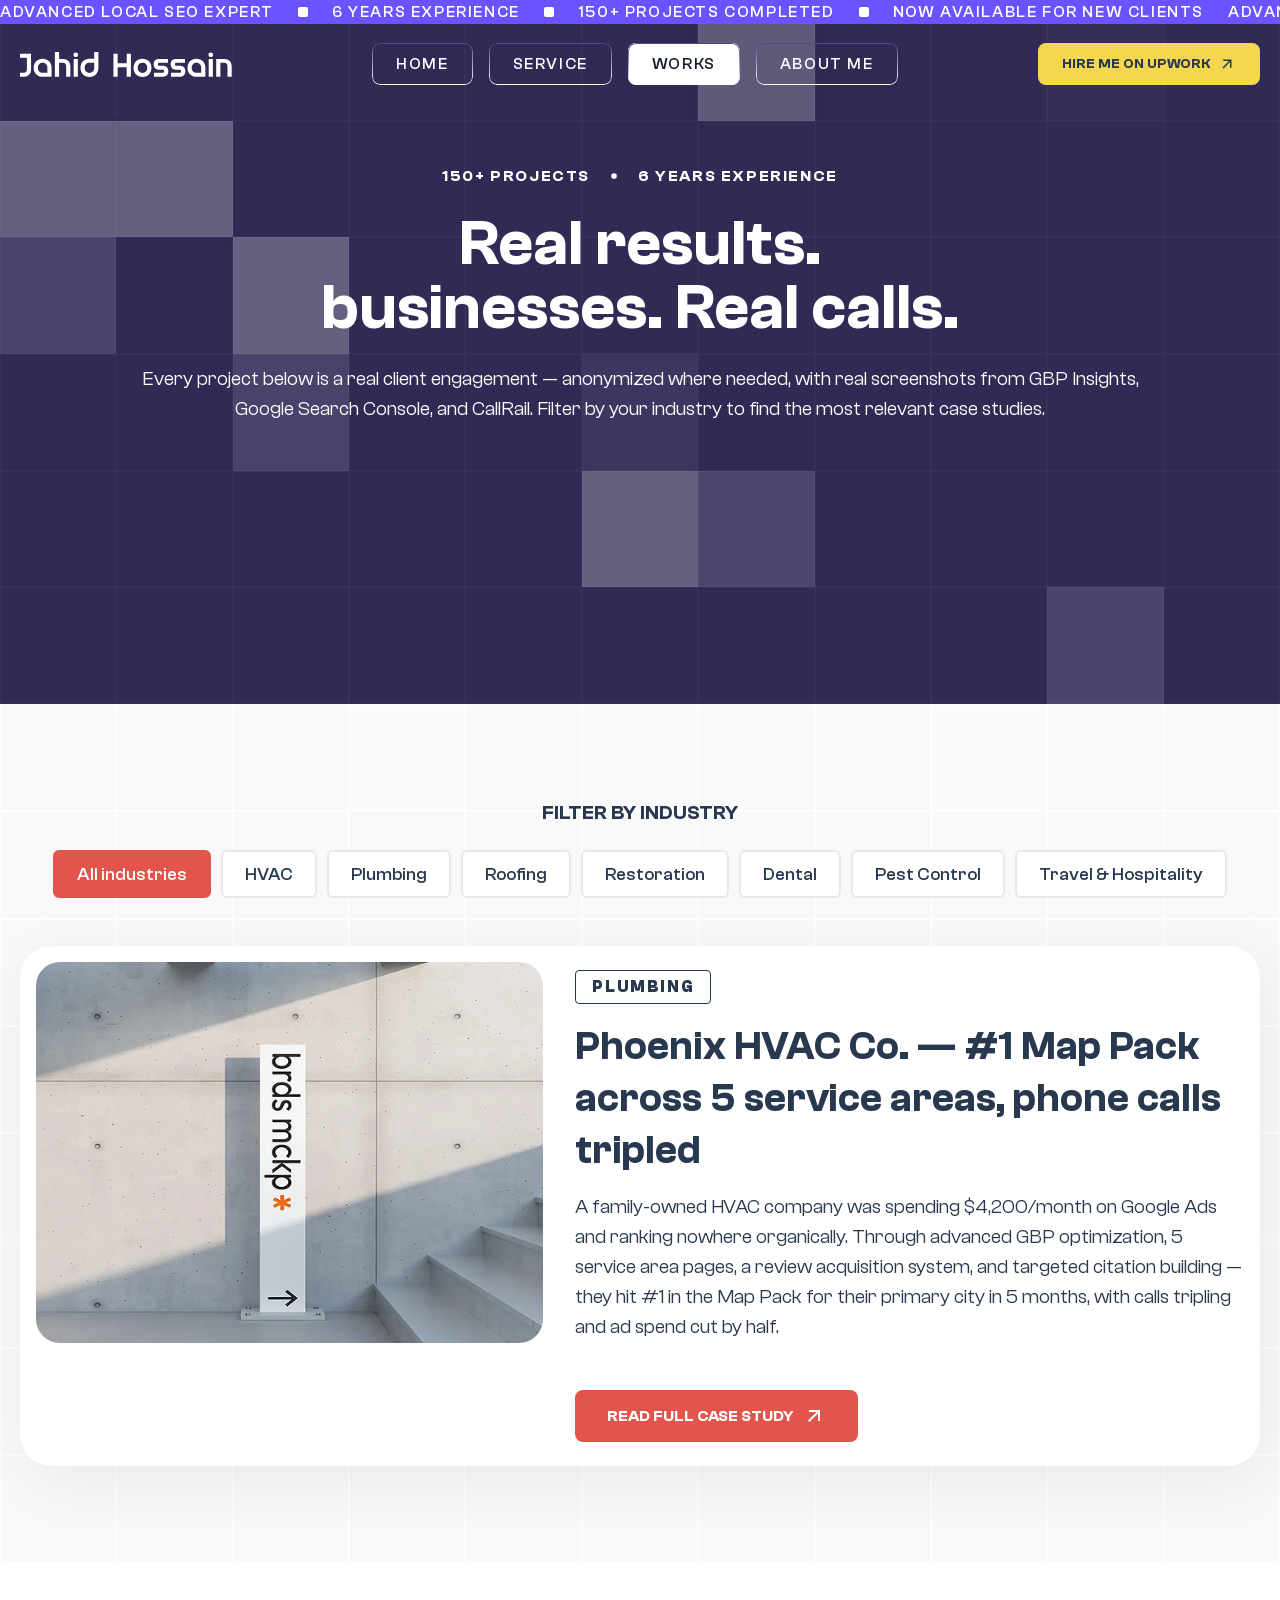
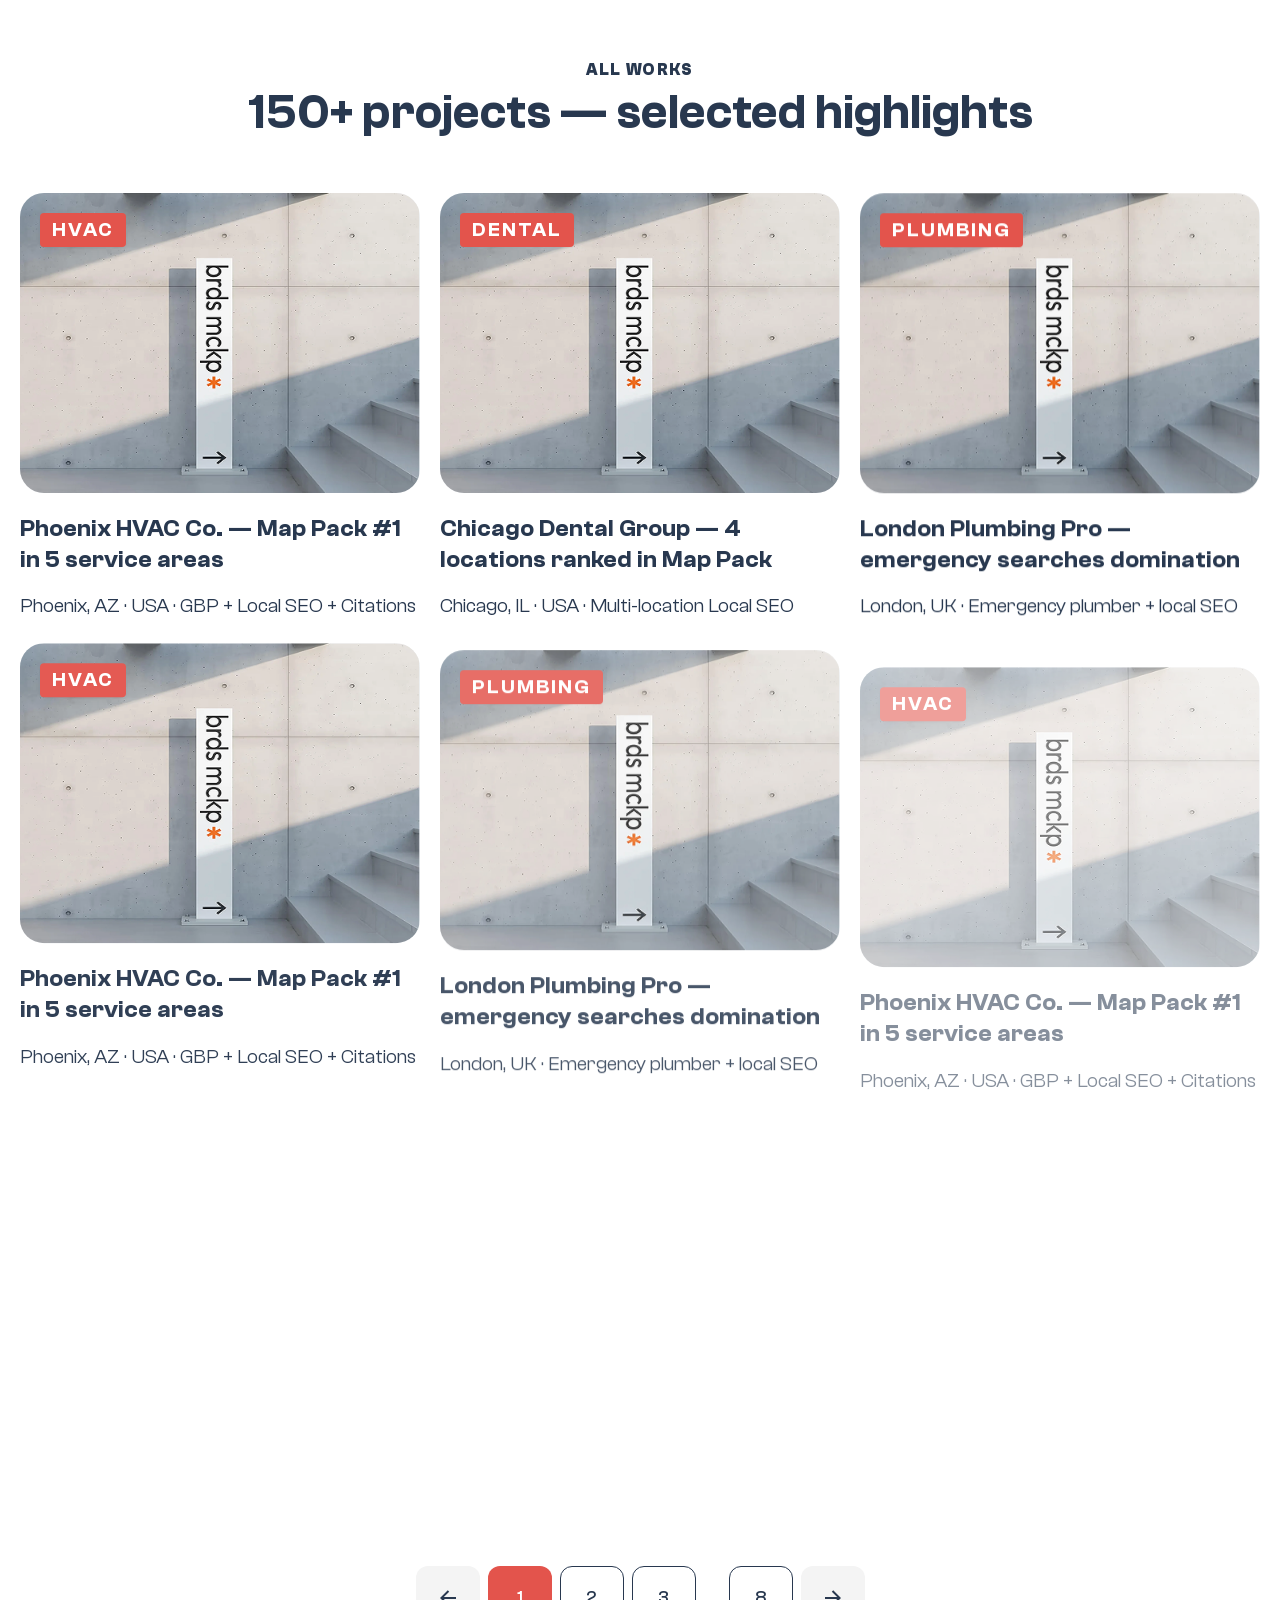
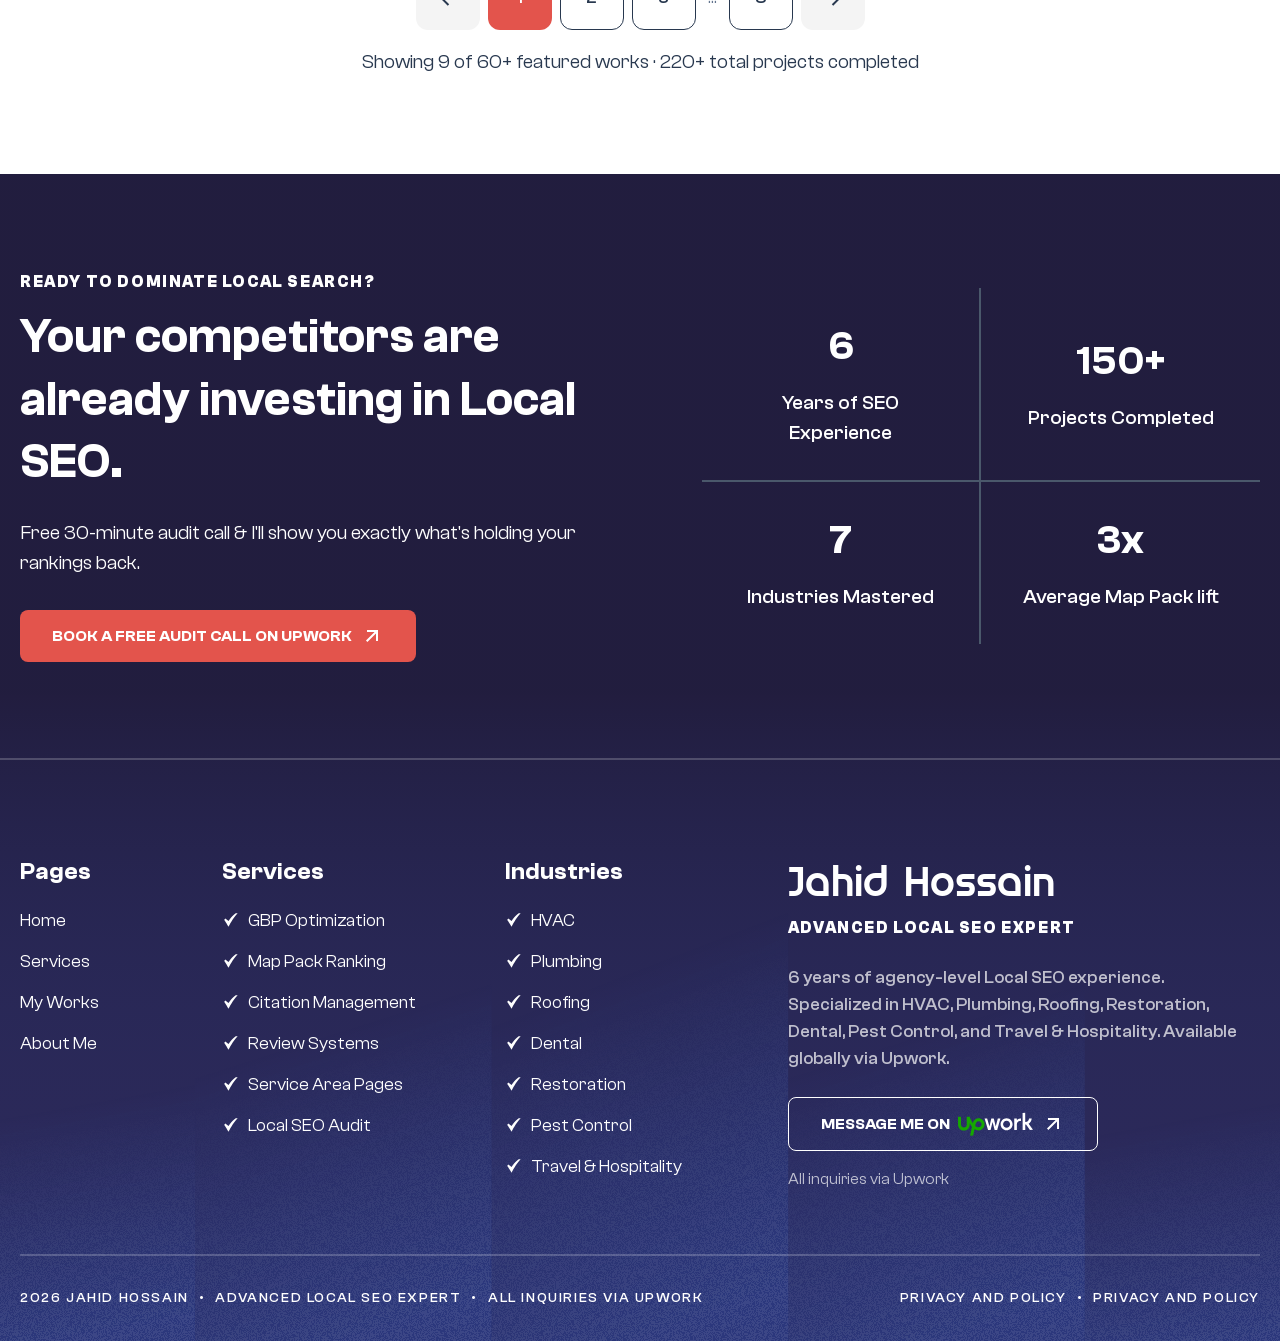
<file: works.html>
<!DOCTYPE html>
<html lang="en">

<head>
    <meta charset="UTF-8">
    <meta name="viewport" content="width=device-width, initial-scale=1.0">
    <title>Jahid Hossain</title>
    <link rel="stylesheet" href="assets/css/splide.min.css">
    <link rel="stylesheet" href="assets/css/style.css">
</head>

<body>


    <!-- Heading marque -->
    <section class="bg-violet overflow-hidden select-none relative z-1100">
        <div class="marquee">

            <ul
                class="heading-marquee-track flex items-center gap-4 text-white font-clash font-medium text-sm md:text-base leading-[150%] tracking-[1.6px] uppercase">

                <li>ADVANCED LOCAL SEO EXPERT</li>
                <span class="dot-icon"></span>

                <li>6 YEARS EXPERIENCE</li>
                <span class="dot-icon"></span>

                <li>150+ PROJECTS COMPLETED</li>
                <span class="dot-icon"></span>

                <li>NOW AVAILABLE FOR NEW CLIENTS</li>

                <!-- Duplicate set (for seamless loop) -->
                <li>ADVANCED LOCAL SEO EXPERT</li>
                <span class="dot-icon"></span>

                <li>6 YEARS EXPERIENCE</li>
                <span class="dot-icon"></span>

                <li>150+ PROJECTS COMPLETED</li>
                <span class="dot-icon"></span>

                <li>NOW AVAILABLE FOR NEW CLIENTS</li>

            </ul>


        </div>
    </section>

    <header class="header-section">
        <div class="container header">
            <div class="logo">
                <a href="index.html">
                    <img src="assets/images/jahid-hasan.svg" alt="logo">
                </a>
            </div>

            <nav class="nav">
                <a href="index.html">
                    <span class="nav-text">
                        <span>Home</span>
                        <span>Home</span>
                    </span>
                </a>

                <a href="services.html">
                    <span class="nav-text">
                        <span>Service</span>
                        <span>Service</span>
                    </span>
                </a>

                <a href="works.html" class="active">
                    <span class="nav-text">
                        <span>Works</span>
                        <span>Works</span>
                    </span>
                </a>

                <a href="about.html">
                    <span class="nav-text">
                        <span>About Me</span>
                        <span>About Me</span>
                    </span>
                </a>
            </nav>

            <a href="#" target="_blank" rel="noopener noreferrer" class="header-cta-btn cta-btn-hover">

                <span class="cta-btn-flair"></span>

                <span class="cta-btn-label">
                    <span>Hire me on Upwork</span>

                    <svg xmlns="http://www.w3.org/2000/svg" width="18" height="18" viewBox="0 0 18 18" fill="none">
                        <path
                            d="M12.0024 7.06066L5.54747 13.5156L4.48682 12.455L10.9418 6H5.25243V4.5H13.5024V12.75H12.0024V7.06066Z"
                            fill="currentColor" />
                    </svg>
                </span>

            </a>

            <!-- Mobile Hamburger -->
            <div class="hamburger" id="hamburger">
                <span></span>
                <span></span>
                <span></span>
            </div>
        </div>

    </header>

    <!-- Mobile Menu -->
    <div class="mobile-menu" id="mobileMenu">
        <a href="index.html">Home</a>
        <a href="services.html">Service</a>
        <a href="works.html">Works</a>
        <a href="about.html">About Me</a>
        <div>
            <a href="#"
                class="cta-btn-hover bg-yellow  px-6 sm:px-8 py-3.5 rounded-lg flex items-center justify-center gap-2 uppercase w-full sm:w-auto"
                data-block="button">

                <span class="cta-btn-flair"></span>

                <span
                    class="cta-btn-label text-midnight-blue text-sm sm:text-base font-semibold leading-6 flex items-center gap-2 relative z-10">
                    Hire me on Upwork
                    <svg xmlns="http://www.w3.org/2000/svg" width="18" height="18" viewBox="0 0 18 18" fill="none">
                        <path
                            d="M12.0024 7.06066L5.54747 13.5156L4.48682 12.455L10.9418 6H5.25243V4.5H13.5024V12.75H12.0024V7.06066Z"
                            fill="currentColor" />
                    </svg>
                </span>

            </a>
        </div>
    </div>

    <!-- Banner section -->
    <section
        class="relative min-h-125 md:min-h-175 justify-center items-center bg-midnight-blue overflow-hidden  -mt-25">

        <!-- Animated Grid -->
        <div class="section-grid-bg" data-active="#37325B" data-border="rgba(255, 255, 255, 0.03)"></div>

        <!-- Content -->
        <div class="container relative z-10 text-white flex flex-col justify-center px-4">

            <div class="hero-contents max-w-5xl text-center mx-auto pt-30 md:pt-40">

                <!-- Top stats -->
                <div class="hero-stats mb-6">
                    <ul
                        class="flex flex-col md:flex-row justify-center items-center gap-1 sm:gap-3 text-sm sm:text-base font-medium md:font-semibold sm:leading-[150%] sm:tracking-[1.6px] uppercase text-start ">

                        <li class="flex gap-1 sm:gap-3 items-center">
                            <p>150+ projects</p>
                            <div class="hidden md:block">
                                <svg xmlns="http://www.w3.org/2000/svg" width="24" height="24" viewBox="0 0 24 24"
                                    fill="none">
                                    <circle cx="12" cy="12" r="2.82353" fill="white" />
                                </svg>
                            </div>
                        </li>

                        <li class="flex gap-1 sm:gap-3items-center">
                            <p>6 years experience</p>
                        </li>

                    </ul>
                </div>

                <!-- Heading -->
                <h1
                    class="hero-title text-[36px] sm:text-[40px] md:text-[50px] lg:text-[64px]  font-semibold leading-tight md:leading-[100%] mb-2 sm:mb-4 md:mb-6 ">
                    Real results. <br> businesses. Real calls.
                </h1>

                <!-- Paragraph -->
                <p
                    class="hero-description text-[14px] sm:text-lg md:text-xl font-normal leading-relaxed md:leading-[150%] max-w-5xl text-center mx-auto ">
                    Every project below is a real client engagement — anonymized where needed, with real screenshots
                    from GBP Insights, Google Search Console, and CallRail. Filter by your industry to find the most
                    relevant case studies.
                </p>

            </div>



        </div>

    </section>



    <!-- Case Studies Portfolio Filter  -->
    <section class="bg-[#F9F9F9] filterd-projects relative section-padding">
        <!-- Animated Grid -->
        <div class="section-grid-bg" data-active="#F4F4F4" data-border="rgba(255, 255, 255, 0.80)"></div>
        <div class="container relative z-100">
            <!-- Top Filter Controls Wrapper -->
            <div class="flex flex-col items-center mb-6 sm:mb-10 md:mb-12">
                <span class="text-black text-xl font-semibold leading-[130%] uppercase mb-4 sm:mb-6">
                    Filter by Industry
                </span>

                <!-- Filter Pill Badges Row -->
                <div class="flex flex-wrap items-center justify-center gap-1.5 md:gap-2.5 ">
                    <button
                        class="filter-btn  bg-white text-black text-[14px] md:text-base lg:text-lg font-medium leading-[100%] md:leading-[130%] px-3.5 md:px-5.5 py-[10.5px] border md:border-2 border-[#E5E8ED] rounded-md hover:text-white hover:bg-tomato hover:border-tomato transition duration-300"
                        data-filter="all">
                        All industries
                    </button>
                    <button
                        class="filter-btn  bg-white text-black text-[14px] md:text-base lg:text-lg font-medium leading-[100%] md:leading-[130%] px-3.5 md:px-5.5 py-[10.5px] border md:border-2 border-[#E5E8ED] rounded-md hover:text-white hover:bg-tomato hover:border-tomato transition duration-300"
                        data-filter="hvac">
                        HVAC
                    </button>
                    <button
                        class="filter-btn  bg-white text-black text-[14px] md:text-base lg:text-lg font-medium leading-[100%] md:leading-[130%] px-3.5 md:px-5.5 py-[10.5px] border md:border-2 border-[#E5E8ED] rounded-md hover:text-white hover:bg-tomato hover:border-tomato transition duration-300"
                        data-filter="plumbing">
                        Plumbing
                    </button>
                    <button
                        class="filter-btn  bg-white text-black text-[14px] md:text-base lg:text-lg font-medium leading-[100%] md:leading-[130%] px-3.5 md:px-5.5 py-[10.5px] border md:border-2 border-[#E5E8ED] rounded-md hover:text-white hover:bg-tomato hover:border-tomato transition duration-300"
                        data-filter="roofing">
                        Roofing
                    </button>
                    <button
                        class="filter-btn  bg-white text-black text-[14px] md:text-base lg:text-lg font-medium leading-[100%] md:leading-[130%] px-3.5 md:px-5.5 py-[10.5px] border md:border-2 border-[#E5E8ED] rounded-md hover:text-white hover:bg-tomato hover:border-tomato transition duration-300">
                        Restoration
                    </button>
                    <button
                        class="filter-btn  bg-white text-black text-[14px] md:text-base lg:text-lg font-medium leading-[100%] md:leading-[130%] px-3.5 md:px-5.5 py-[10.5px] border md:border-2 border-[#E5E8ED] rounded-md hover:text-white hover:bg-tomato hover:border-tomato transition duration-300">
                        Dental
                    </button>
                    <button
                        class="filter-btn  bg-white text-black text-[14px] md:text-base lg:text-lg font-medium leading-[100%] md:leading-[130%] px-3.5 md:px-5.5 py-[10.5px] border md:border-2 border-[#E5E8ED] rounded-md hover:text-white hover:bg-tomato hover:border-tomato transition duration-300">
                        Pest Control
                    </button>
                    <button
                        class="filter-btn  bg-white text-black text-[14px] md:text-base lg:text-lg font-medium leading-[100%] md:leading-[130%] px-3.5 md:px-5.5 py-[10.5px] border md:border-2 border-[#E5E8ED] rounded-md hover:text-white hover:bg-tomato hover:border-tomato transition duration-300">
                        Travel & Hospitality
                    </button>
                </div>
            </div>

            <!-- Active Showcase Case Study Card -->

            <!-- Featured projects -->
            <div class="grid grid-cols-1 md:grid-cols-1 gap-2 sm:gap-4 md:gap-6 lg:gap-8">

                <!-- CASE ITEM 1 -->
                <a href="#" class="group block">
                    <div class="case-item bg-white rounded-xl sm:rounded-2xl md:rounded-3xl lg:rounded-4xl shadow-[8px_16px_64px_0_rgba(40,56,79,0.08)] p-2 md:p-4 flex flex-col md:flex-row gap-3 sm:gap-5 md:gap-8 items-stretch col-span-1 transition-all duration-300"
                        data-category="plumbing">

                        <!-- image area -->
                        <div
                            class="w-full md:w-[42%] h-75 sm:h-95 md:h-full overflow-hidden rounded-lg sm:rounded-xl md:rounded-2xl lg:rounded-3xl">
                            <img src="assets/images/filters-project.png" alt="Case Study Billboard"
                                class="w-full h-full object-cover block transform transition-transform duration-500 group-hover:scale-110" />
                        </div>

                        <!-- content area -->
                        <div class="flex-1 flex flex-col justify-center items-start py-2">

                            <span
                                class="text-black text-[12px] sm:text-[14px] md:text-base font-bold leading-[100%] md:leading-[150%] tracking-[1.6px] px-4 py-1 border border-black rounded-sm uppercase mb-4">
                                plumbing
                            </span>

                            <h2
                                class="text-black text-[28px] sm:text-[36px] md:text-[40px] font-semibold leading-[100%] md:leading-[130%] mb-4 transition-colors duration-300 group-hover:text-tomato">
                                Phoenix HVAC Co. — #1 Map Pack across 5 service areas, phone calls tripled
                            </h2>

                            <p
                                class="text-black text-[14px] sm:text-base md:text-lg lg:text-xl font-normal leading-[150%] mb-3 sm:mb-6 md:mb-12">
                                A family-owned HVAC company was spending $4,200/month on Google Ads and ranking nowhere
                                organically. Through advanced GBP optimization, 5 service area pages, a review
                                acquisition
                                system, and targeted citation building — they hit #1 in the Map Pack for their primary
                                city
                                in 5 months, with calls tripling and ad spend cut by half.
                            </p>

                            <!-- button -->
                            <div
                                class="cta-btn-hover bg-tomato text-white px-6 sm:px-8 py-2 sm:py-3.5 rounded-lg flex items-center justify-center gap-2 uppercase w-full sm:w-auto">

                                <span class="cta-btn-flair"></span>

                                <span
                                    class="cta-btn-label text-sm sm:text-base font-semibold leading-6 flex items-center gap-2 relative z-10">
                                    Read full case study
                                    <img src="assets/images/white-arrow-right.svg" alt="arrow">
                                </span>

                            </div>

                        </div>
                    </div>
                </a>

            </div>
        </div>


    </section>


    <!-- All case studies  -->
    <section class="section-padding">
        <div class="container">
            <!-- Section heading -->
            <div class="section-headign text-center max-w-5xl mx-auto">
                <!-- Subtitle -->
                <span
                    class="text-black text-base font-bold leading-[130%] md:leading-[150%] tracking-[1.2px] md:tracking-[1.6px] uppercase  mb-3">
                    All works
                </span>

                <!-- Main Heading -->
                <h2
                    class="text-black text-[28px] sm:text-[36px] md:text-[48px] font-semibold leading-[100%] md:leading-[130%]  mb-3 md:mb-6">
                    150+ projects — selected highlights
                </h2>
            </div>



            <!-- Projects content grid -->
            <div id="works-grid" class="grid grid-cols-1 md:grid-cols-2 lg:grid-cols-3 gap-5 mt-5 md:mt-12">

                <!-- Project card -->
                <a href="#" class="flex flex-col group work-card">

                    <!-- Image Container -->
                    <div
                        class="work-media relative w-full aspect-4/3 rounded-xl sm:rounded-2xl md:rounded-3xl overflow-hidden bg-slate-100 cursor-none mb-2 sm:mb-5">

                        <!-- Image -->
                        <img src="assets/images/recent-result.png" alt="Phoenix HVAC Case Study Presentation"
                            class="absolute inset-0 w-full h-full object-contain transition-transform duration-800 ease-out group-hover:scale-[1.06]" />

                        <!-- Dark Overlay -->
                        <span
                            class="absolute inset-0 bg-black/0 group-hover:bg-black/20 transition-colors duration-500"></span>

                        <!-- Badge -->
                        <span
                            class="absolute top-5 left-5 z-20 text-[14px] sm:text-base md:text-xl bg-tomato text-white font-semibold leading-[130%] md:leading-[150%] tracking-[1.6px] md:tracking-[2px] px-3 py-0.5 uppercase rounded-sm"
                            style="box-shadow: 0 4px 8px -2px rgba(0,0,0,.04),0 2px 4px -2px rgba(0,0,0,.08)">
                            HVAC
                        </span>

                        <!-- View Work Cursor -->
                        <span
                            class="view-work absolute left-0 top-0 z-30 flex items-center justify-center rounded-full bg-tomato text-white font-bold pointer-events-none will-change-transform w-25 h-25 sm:w-30 sm:h-30 lg:w-40 lg:h-40 text-base lg:text-lg">
                            View Work
                        </span>

                    </div>

                    <!-- Title -->
                    <h3
                        class="text-black text-xl md:text-2xl font-semibold leading-[100%] md:leading-[130%] mb-2 md:mb-4 no-underline group-hover:underline decoration-2 decoration-black underline-offset-4 transition-all duration-500">
                        Phoenix HVAC Co. — Map Pack #1 in 5 service areas
                    </h3>

                    <!-- Metadata -->
                    <p
                        class="text-black text-[14px] sm:text-base md:text-lg lg:text-xl font-normal leading-[130%] md:leading-[150%]">
                        Phoenix, AZ · USA · GBP + Local SEO + Citations
                    </p>

                </a>

                <!-- Project card -->
                <a href="#" class="flex flex-col group work-card">

                    <div
                        class="work-media relative w-full aspect-4/3 rounded-xl sm:rounded-2xl md:rounded-3xl overflow-hidden bg-slate-100 cursor-none mb-2 sm:mb-5">

                        <img src="assets/images/recent-result.png"
                            alt="Chicago Dental Group — 4 locations ranked in Map Pack"
                            class="absolute inset-0 w-full h-full object-contain transition-transform duration-800 ease-out group-hover:scale-[1.06]" />

                        <span
                            class="absolute inset-0 bg-black/0 group-hover:bg-black/20 transition-colors duration-500"></span>

                        <span
                            class="absolute top-5 left-5 z-20 text-[14px] sm:text-base md:text-xl bg-tomato text-white font-semibold leading-[130%] md:leading-[150%] tracking-[1.6px] md:tracking-[2px] px-3 py-0.5 uppercase rounded-sm">
                            Dental
                        </span>

                        <span
                            class="view-work absolute left-0 top-0 z-30 flex items-center justify-center rounded-full bg-tomato text-white font-bold pointer-events-none will-change-transform w-25 h-25 sm:w-30 sm:h-30 lg:w-40 lg:h-40 text-base lg:text-lg">
                            View Work
                        </span>

                    </div>

                    <h3
                        class="text-black text-xl md:text-2xl font-semibold leading-[100%] md:leading-[130%] mb-2 md:mb-4 no-underline group-hover:underline decoration-2 decoration-black underline-offset-4 transition-all duration-500">
                        Chicago Dental Group — 4 locations ranked in Map Pack
                    </h3>

                    <p
                        class="text-black text-[14px] sm:text-base md:text-lg lg:text-xl font-normal leading-[130%] md:leading-[150%]">
                        Chicago, IL · USA · Multi-location Local SEO
                    </p>

                </a>

                <!-- Project card -->
                <a href="#" class="flex flex-col group work-card">

                    <div
                        class="work-media relative w-full aspect-4/3 rounded-xl sm:rounded-2xl md:rounded-3xl overflow-hidden bg-slate-100 cursor-none mb-2 sm:mb-5">

                        <img src="assets/images/recent-result.png"
                            alt="London Plumbing Pro — emergency searches domination"
                            class="absolute inset-0 w-full h-full object-contain transition-transform duration-800 ease-out group-hover:scale-[1.06]" />

                        <span
                            class="absolute inset-0 bg-black/0 group-hover:bg-black/20 transition-colors duration-500"></span>

                        <span
                            class="absolute top-5 left-5 z-20 text-[14px] sm:text-base md:text-xl bg-tomato text-white font-semibold leading-[130%] md:leading-[150%] tracking-[1.6px] md:tracking-[2px] px-3 py-0.5 uppercase rounded-sm">
                            Plumbing
                        </span>

                        <span
                            class="view-work absolute left-0 top-0 z-30 flex items-center justify-center rounded-full bg-tomato text-white font-bold pointer-events-none will-change-transform w-25 h-25 sm:w-30 sm:h-30 lg:w-40 lg:h-40 text-base lg:text-lg">
                            View Work
                        </span>

                    </div>

                    <h3
                        class="text-black text-xl md:text-2xl font-semibold leading-[100%] md:leading-[130%] mb-2 md:mb-4 no-underline group-hover:underline decoration-2 decoration-black underline-offset-4 transition-all duration-500">
                        London Plumbing Pro — emergency searches domination
                    </h3>

                    <p
                        class="text-black text-[14px] sm:text-base md:text-lg lg:text-xl font-normal leading-[130%] md:leading-[150%]">
                        London, UK · Emergency plumber + local SEO
                    </p>

                </a>
                <!-- Project card -->
                <a href="#" class="flex flex-col group work-card">

                    <!-- Image Container -->
                    <div
                        class="work-media relative w-full aspect-4/3 rounded-xl sm:rounded-2xl md:rounded-3xl overflow-hidden bg-slate-100 cursor-none mb-2 sm:mb-5">

                        <!-- Image -->
                        <img src="assets/images/recent-result.png" alt="Phoenix HVAC Case Study Presentation"
                            class="absolute inset-0 w-full h-full object-contain transition-transform duration-800 ease-out group-hover:scale-[1.06]" />

                        <!-- Dark Overlay -->
                        <span
                            class="absolute inset-0 bg-black/0 group-hover:bg-black/20 transition-colors duration-500"></span>

                        <!-- Badge -->
                        <span
                            class="absolute top-5 left-5 z-20 text-[14px] sm:text-base md:text-xl bg-tomato text-white font-semibold leading-[130%] md:leading-[150%] tracking-[1.6px] md:tracking-[2px] px-3 py-0.5 uppercase rounded-sm"
                            style="box-shadow: 0 4px 8px -2px rgba(0,0,0,.04),0 2px 4px -2px rgba(0,0,0,.08)">
                            HVAC
                        </span>

                        <!-- View Work Cursor -->
                        <span
                            class="view-work absolute left-0 top-0 z-30 flex items-center justify-center rounded-full bg-tomato text-white font-bold pointer-events-none will-change-transform w-25 h-25 sm:w-30 sm:h-30 lg:w-40 lg:h-40 text-base lg:text-lg">
                            View Work
                        </span>

                    </div>

                    <!-- Title -->
                    <h3
                        class="text-black text-xl md:text-2xl font-semibold leading-[100%] md:leading-[130%] mb-2 md:mb-4 no-underline group-hover:underline decoration-2 decoration-black underline-offset-4 transition-all duration-500">
                        Phoenix HVAC Co. — Map Pack #1 in 5 service areas
                    </h3>

                    <!-- Metadata -->
                    <p
                        class="text-black text-[14px] sm:text-base md:text-lg lg:text-xl font-normal leading-[130%] md:leading-[150%]">
                        Phoenix, AZ · USA · GBP + Local SEO + Citations
                    </p>

                </a>
                <!-- Project card -->
                <a href="#" class="flex flex-col group work-card">

                    <div
                        class="work-media relative w-full aspect-4/3 rounded-xl sm:rounded-2xl md:rounded-3xl overflow-hidden bg-slate-100 cursor-none mb-2 sm:mb-5">

                        <img src="assets/images/recent-result.png"
                            alt="London Plumbing Pro — emergency searches domination"
                            class="absolute inset-0 w-full h-full object-contain transition-transform duration-800 ease-out group-hover:scale-[1.06]" />

                        <span
                            class="absolute inset-0 bg-black/0 group-hover:bg-black/20 transition-colors duration-500"></span>

                        <span
                            class="absolute top-5 left-5 z-20 text-[14px] sm:text-base md:text-xl bg-tomato text-white font-semibold leading-[130%] md:leading-[150%] tracking-[1.6px] md:tracking-[2px] px-3 py-0.5 uppercase rounded-sm">
                            Plumbing
                        </span>

                        <span
                            class="view-work absolute left-0 top-0 z-30 flex items-center justify-center rounded-full bg-tomato text-white font-bold pointer-events-none will-change-transform w-25 h-25 sm:w-30 sm:h-30 lg:w-40 lg:h-40 text-base lg:text-lg">
                            View Work
                        </span>

                    </div>

                    <h3
                        class="text-black text-xl md:text-2xl font-semibold leading-[100%] md:leading-[130%] mb-2 md:mb-4 no-underline group-hover:underline decoration-2 decoration-black underline-offset-4 transition-all duration-500">
                        London Plumbing Pro — emergency searches domination
                    </h3>

                    <p
                        class="text-black text-[14px] sm:text-base md:text-lg lg:text-xl font-normal leading-[130%] md:leading-[150%]">
                        London, UK · Emergency plumber + local SEO
                    </p>

                </a>
                <!-- Project card -->
                <a href="#" class="flex flex-col group work-card">

                    <!-- Image Container -->
                    <div
                        class="work-media relative w-full aspect-4/3 rounded-xl sm:rounded-2xl md:rounded-3xl overflow-hidden bg-slate-100 cursor-none mb-2 sm:mb-5">

                        <!-- Image -->
                        <img src="assets/images/recent-result.png" alt="Phoenix HVAC Case Study Presentation"
                            class="absolute inset-0 w-full h-full object-contain transition-transform duration-800 ease-out group-hover:scale-[1.06]" />

                        <!-- Dark Overlay -->
                        <span
                            class="absolute inset-0 bg-black/0 group-hover:bg-black/20 transition-colors duration-500"></span>

                        <!-- Badge -->
                        <span
                            class="absolute top-5 left-5 z-20 text-[14px] sm:text-base md:text-xl bg-tomato text-white font-semibold leading-[130%] md:leading-[150%] tracking-[1.6px] md:tracking-[2px] px-3 py-0.5 uppercase rounded-sm"
                            style="box-shadow: 0 4px 8px -2px rgba(0,0,0,.04),0 2px 4px -2px rgba(0,0,0,.08)">
                            HVAC
                        </span>

                        <!-- View Work Cursor -->
                        <span
                            class="view-work absolute left-0 top-0 z-30 flex items-center justify-center rounded-full bg-tomato text-white font-bold pointer-events-none will-change-transform w-25 h-25 sm:w-30 sm:h-30 lg:w-40 lg:h-40 text-base lg:text-lg">
                            View Work
                        </span>

                    </div>

                    <!-- Title -->
                    <h3
                        class="text-black text-xl md:text-2xl font-semibold leading-[100%] md:leading-[130%] mb-2 md:mb-4 no-underline group-hover:underline decoration-2 decoration-black underline-offset-4 transition-all duration-500">
                        Phoenix HVAC Co. — Map Pack #1 in 5 service areas
                    </h3>

                    <!-- Metadata -->
                    <p
                        class="text-black text-[14px] sm:text-base md:text-lg lg:text-xl font-normal leading-[130%] md:leading-[150%]">
                        Phoenix, AZ · USA · GBP + Local SEO + Citations
                    </p>

                </a>
                <!-- Project card -->
                <a href="#" class="flex flex-col group work-card">

                    <div
                        class="work-media relative w-full aspect-4/3 rounded-xl sm:rounded-2xl md:rounded-3xl overflow-hidden bg-slate-100 cursor-none mb-2 sm:mb-5">

                        <img src="assets/images/recent-result.png"
                            alt="London Plumbing Pro — emergency searches domination"
                            class="absolute inset-0 w-full h-full object-contain transition-transform duration-800 ease-out group-hover:scale-[1.06]" />

                        <span
                            class="absolute inset-0 bg-black/0 group-hover:bg-black/20 transition-colors duration-500"></span>

                        <span
                            class="absolute top-5 left-5 z-20 text-[14px] sm:text-base md:text-xl bg-tomato text-white font-semibold leading-[130%] md:leading-[150%] tracking-[1.6px] md:tracking-[2px] px-3 py-0.5 uppercase rounded-sm">
                            Plumbing
                        </span>

                        <span
                            class="view-work absolute left-0 top-0 z-30 flex items-center justify-center rounded-full bg-tomato text-white font-bold pointer-events-none will-change-transform w-25 h-25 sm:w-30 sm:h-30 lg:w-40 lg:h-40 text-base lg:text-lg">
                            View Work
                        </span>

                    </div>

                    <h3
                        class="text-black text-xl md:text-2xl font-semibold leading-[100%] md:leading-[130%] mb-2 md:mb-4 no-underline group-hover:underline decoration-2 decoration-black underline-offset-4 transition-all duration-500">
                        London Plumbing Pro — emergency searches domination
                    </h3>

                    <p
                        class="text-black text-[14px] sm:text-base md:text-lg lg:text-xl font-normal leading-[130%] md:leading-[150%]">
                        London, UK · Emergency plumber + local SEO
                    </p>

                </a>
                <!-- Project card -->
                <a href="#" class="flex flex-col group work-card">

                    <!-- Image Container -->
                    <div
                        class="work-media relative w-full aspect-4/3 rounded-xl sm:rounded-2xl md:rounded-3xl overflow-hidden bg-slate-100 cursor-none mb-2 sm:mb-5">

                        <!-- Image -->
                        <img src="assets/images/recent-result.png" alt="Phoenix HVAC Case Study Presentation"
                            class="absolute inset-0 w-full h-full object-contain transition-transform duration-800 ease-out group-hover:scale-[1.06]" />

                        <!-- Dark Overlay -->
                        <span
                            class="absolute inset-0 bg-black/0 group-hover:bg-black/20 transition-colors duration-500"></span>

                        <!-- Badge -->
                        <span
                            class="absolute top-5 left-5 z-20 text-[14px] sm:text-base md:text-xl bg-tomato text-white font-semibold leading-[130%] md:leading-[150%] tracking-[1.6px] md:tracking-[2px] px-3 py-0.5 uppercase rounded-sm"
                            style="box-shadow: 0 4px 8px -2px rgba(0,0,0,.04),0 2px 4px -2px rgba(0,0,0,.08)">
                            HVAC
                        </span>

                        <!-- View Work Cursor -->
                        <span
                            class="view-work absolute left-0 top-0 z-30 flex items-center justify-center rounded-full bg-tomato text-white font-bold pointer-events-none will-change-transform w-25 h-25 sm:w-30 sm:h-30 lg:w-40 lg:h-40 text-base lg:text-lg">
                            View Work
                        </span>

                    </div>

                    <!-- Title -->
                    <h3
                        class="text-black text-xl md:text-2xl font-semibold leading-[100%] md:leading-[130%] mb-2 md:mb-4 no-underline group-hover:underline decoration-2 decoration-black underline-offset-4 transition-all duration-500">
                        Phoenix HVAC Co. — Map Pack #1 in 5 service areas
                    </h3>

                    <!-- Metadata -->
                    <p
                        class="text-black text-[14px] sm:text-base md:text-lg lg:text-xl font-normal leading-[130%] md:leading-[150%]">
                        Phoenix, AZ · USA · GBP + Local SEO + Citations
                    </p>

                </a>
                <!-- Project card -->
                <a href="#" class="flex flex-col group work-card">

                    <!-- Image Container -->
                    <div
                        class="work-media relative w-full aspect-4/3 rounded-xl sm:rounded-2xl md:rounded-3xl overflow-hidden bg-slate-100 cursor-none mb-2 sm:mb-5">

                        <!-- Image -->
                        <img src="assets/images/recent-result.png" alt="Phoenix HVAC Case Study Presentation"
                            class="absolute inset-0 w-full h-full object-contain transition-transform duration-800 ease-out group-hover:scale-[1.06]" />

                        <!-- Dark Overlay -->
                        <span
                            class="absolute inset-0 bg-black/0 group-hover:bg-black/20 transition-colors duration-500"></span>

                        <!-- Badge -->
                        <span
                            class="absolute top-5 left-5 z-20 text-[14px] sm:text-base md:text-xl bg-tomato text-white font-semibold leading-[130%] md:leading-[150%] tracking-[1.6px] md:tracking-[2px] px-3 py-0.5 uppercase rounded-sm"
                            style="box-shadow: 0 4px 8px -2px rgba(0,0,0,.04),0 2px 4px -2px rgba(0,0,0,.08)">
                            HVAC
                        </span>

                        <!-- View Work Cursor -->
                        <span
                            class="view-work absolute left-0 top-0 z-30 flex items-center justify-center rounded-full bg-tomato text-white font-bold pointer-events-none will-change-transform w-25 h-25 sm:w-30 sm:h-30 lg:w-40 lg:h-40 text-base lg:text-lg">
                            View Work
                        </span>

                    </div>

                    <!-- Title -->
                    <h3
                        class="text-black text-xl md:text-2xl font-semibold leading-[100%] md:leading-[130%] mb-2 md:mb-4 no-underline group-hover:underline decoration-2 decoration-black underline-offset-4 transition-all duration-500">
                        Phoenix HVAC Co. — Map Pack #1 in 5 service areas
                    </h3>

                    <!-- Metadata -->
                    <p
                        class="text-black text-[14px] sm:text-base md:text-lg lg:text-xl font-normal leading-[130%] md:leading-[150%]">
                        Phoenix, AZ · USA · GBP + Local SEO + Citations
                    </p>

                </a>

            </div>



            <!-- Pagination Component Layout from image_07df4f.png -->
            <div class="w-full bg-white flex flex-col items-center justify-center mt-8 md:mt-12 px-4">

                <!-- Pagination -->
                <div class="flex flex-wrap items-center justify-center gap-2 mb-4">

                    <!-- Previous -->
                    <button
                        class="prev-btn w-10 h-10 md:w-14 md:h-14 lg:w-16 lg:h-16 rounded-lg md:rounded-xl bg-[#f4f4f4] hover:bg-tomato flex items-center justify-center transition duration-300">
                        <svg xmlns="http://www.w3.org/2000/svg" class="w-5 h-5 md:w-6 md:h-6" viewBox="0 0 24 24"
                            fill="none">
                            <path
                                d="M7.82843 10.9999H20V12.9999H7.82843L13.1924 18.3638L11.7782 19.778L4 11.9999L11.7782 4.22168L13.1924 5.63589L7.82843 10.9999Z"
                                fill="#28384F" />
                        </svg>
                    </button>

                    <!-- Page 1 -->
                    <button
                        class="page-btn active w-10 h-10 md:w-14 md:h-14 lg:w-16 lg:h-16 rounded-lg md:rounded-xl bg-tomato text-white text-sm md:text-base lg:text-lg font-medium flex items-center justify-center transition duration-300"
                        data-page="1">
                        1
                    </button>

                    <!-- Page 2 -->
                    <button
                        class="page-btn w-10 h-10 md:w-14 md:h-14 lg:w-16 lg:h-16 rounded-lg md:rounded-xl bg-white border border-black text-black text-sm md:text-base lg:text-lg font-medium hover:bg-tomato hover:border-tomato hover:text-white flex items-center justify-center transition duration-300"
                        data-page="2">
                        2
                    </button>

                    <!-- Page 3 -->
                    <button
                        class="page-btn w-10 h-10 md:w-14 md:h-14 lg:w-16 lg:h-16 rounded-lg md:rounded-xl bg-white border border-black text-black text-sm md:text-base lg:text-lg font-medium hover:bg-tomato hover:border-tomato hover:text-white flex items-center justify-center transition duration-300"
                        data-page="3">
                        3
                    </button>

                    <!-- Hide on very small screens -->
                    <span class="hidden sm:block px-1 text-slate-500 text-base md:text-lg">
                        ...
                    </span>

                    <button
                        class="hidden sm:flex page-btn w-10 h-10 md:w-14 md:h-14 lg:w-16 lg:h-16 rounded-lg md:rounded-xl bg-white border border-black text-black text-sm md:text-base lg:text-lg font-medium hover:bg-tomato hover:border-tomato hover:text-white items-center justify-center transition duration-300"
                        data-page="8">
                        8
                    </button>

                    <!-- Next -->
                    <button
                        class="next-btn w-10 h-10 md:w-14 md:h-14 lg:w-16 lg:h-16 rounded-lg md:rounded-xl bg-[#f4f4f4] hover:bg-tomato flex items-center justify-center transition duration-300">
                        <svg xmlns="http://www.w3.org/2000/svg" class="w-5 h-5 md:w-6 md:h-6" viewBox="0 0 24 24"
                            fill="none">
                            <path
                                d="M16.1716 11.0009L10.8076 5.63687L12.2218 4.22266L20 12.0009L12.2218 19.779L10.8076 18.3648L16.1716 13.0009H4V11.0009H16.1716Z"
                                fill="#28384F" />
                        </svg>
                    </button>

                </div>

                <!-- Bottom Text -->
                <p
                    class="text-center text-sm sm:text-base md:text-lg lg:text-xl text-black font-normal leading-relaxed max-w-2xl">
                    Showing 9 of 60+ featured works · 220+ total projects completed
                </p>

            </div>

        </div>
    </section>



    <!-- Footer CTA AND footer part -->
    <div class="relative">

        <!-- bg shades -->
        <div>
            <img src="assets/images/footer-backgorund-shape.svg" alt=""
                class="absolute inset-0 w-full h-full object-cover pointer-events-none z-0" />
        </div>
        <!--  CTA Bottom -->
        <section class="relative w-full text-white pt-12 sm:pt-15 md:pt-24 z-10">
            <div class="container ">
                <div class="flex flex-col lg:flex-row items-center justify-between gap-12 lg:gap-8">

                    <!-- Left Column: Copy & CTA -->
                    <div class="w-full lg:w-[50%] flex flex-col items-start">
                        <!-- Tagline Subheading -->
                        <span
                            class="text-white text-base font-bold leading-[130%] md:leading-[150%] tracking-[1.2px] md:tracking-[1.6px] uppercase  mb-3">
                            Ready to dominate local search?
                        </span>

                        <!-- Main Headline -->
                        <h2
                            class="text-white text-[28px] sm:text-[36px] md:text-[48px] font-semibold leading-[100%] md:leading-[130%] mb-3 md:mb-6">
                            Your competitors are already investing in Local SEO.
                        </h2>

                        <!-- Short Paragraph -->
                        <p
                            class="text-base sm:text-lg md:text-xl font-normal leading-[130%] md:leading-[150%] mb-4 sm:mb-6 md:mb-8">
                            Free 30-minute audit call & I'll show you exactly what's holding your rankings back.
                        </p>

                        <!-- CTA Button -->
                        <a href="#"
                            class="cta-btn-hover bg-tomato  px-6 sm:px-8 py-2 sm:py-3.5 rounded-lg flex items-center justify-center gap-2 uppercase w-full sm:w-auto"
                            data-block="button">

                            <span class="cta-btn-flair"></span>

                            <span
                                class="cta-btn-label text-sm sm:text-base font-semibold leading-6 flex items-center gap-2 relative z-10">
                                Book a Free Audit Call on Upwork
                                <img src="assets/images/white-arrow-right.svg" alt="arrow">
                            </span>

                        </a>
                    </div>

                    <!-- Right Column: Interactive 2x2 Grid Stats with Borders -->
                    <div class="w-full lg:w-[45%] grid grid-cols-2 relative">



                        <!-- Stat 1: Top Left -->
                        <div
                            class="flex flex-col items-center justify-center text-center p-2 sm:p-4 md:p-8 border-r md:border-r-2 border-b md:border-b-2 border-[#4A586B]">
                            <span
                                class=" text-3xl md:text-[40px] lg:text-[48] font-semibold leading-[100%] md:leading-[130%] mb-2 md:mb-4">6</span>
                            <span
                                class="text-[14px] sm:text-base md:text-lg lg:text-xl font-medium leading-[130%] md:leading-[150%]">Years
                                of SEO
                                Experience</span>
                        </div>

                        <!-- Stat 2: Top Right -->
                        <div
                            class="flex flex-col items-center justify-center text-center p-2 sm:p-4 md:p-8 border-b md:border-b-2 border-[#4A586B]">
                            <span
                                class="text-3xl md:text-[40px] lg:text-[48] font-semibold leading-[100%] md:leading-[130%] mb-2 md:mb-4">150+</span>
                            <span
                                class="text-[14px] sm:text-base md:text-lg lg:text-xl font-medium leading-[130%] md:leading-[150%]">Projects
                                Completed</span>
                        </div>

                        <!-- Stat 3: Bottom Left -->
                        <div
                            class="flex flex-col items-center justify-center text-center p-2 sm:p-4 md:p-8 border-r md:border-r-2 border-r-[#4A586B]">
                            <span
                                class="text-3xl md:text-[40px] lg:text-[48] font-semibold leading-[100%] md:leading-[130%] mb-2 md:mb-4">7</span>
                            <span
                                class="text-[14px] sm:text-base md:text-lg lg:text-xl font-medium leading-[130%] md:leading-[150%]">Industries
                                Mastered</span>
                        </div>

                        <!-- Stat 4: Bottom Right -->
                        <div class="flex flex-col items-center justify-center text-center p-2 sm:p-4 md:p-8">
                            <span
                                class="text-3xl md:text-[40px] lg:text-[48] font-semibold leading-[100%] md:leading-[130%] mb-2 md:mb-4">3x</span>
                            <span
                                class="text-[14px] sm:text-base md:text-lg lg:text-xl font-medium leading-[130%] md:leading-[150%]">Average
                                Map Pack
                                lift</span>
                        </div>

                    </div>
                </div>
            </div>
            <div class="max-w-383.75 mx-auto border-b md:border-b-2 border-white/20 pt-12 sm:pt-15 md:pt-24"></div>
        </section>

        <!-- Footer section -->
        <footer class="site-footer pt-12 sm:pt-15 md:pt-24">

            <div class="container">

                <!-- Main Content Grid -->
                <div class="footer-main">

                    <!-- Column 1: Pages -->
                    <div class="footer-col">
                        <h3>Pages</h3>
                        <ul>
                            <li class="checkmark-item">
                                <a href="#">Home</a>
                            </li>
                            <li class="checkmark-item">
                                <a href="#">Services</a>
                            </li>
                            <li class="checkmark-item">
                                <a href="#">My Works</a>
                            </li>
                            <li class="checkmark-item">
                                <a href="#">About Me</a>
                            </li>
                        </ul>
                    </div>

                    <!-- Column 2: Services -->
                    <div class="footer-col">
                        <h3>Services</h3>
                        <ul class="checkmark-list">
                            <li class="checkmark-item">
                                <a href="#">
                                    <img src="assets/images/footer-Check.svg" alt="" class="check-icon">
                                    <span>GBP Optimization</span>
                                </a>
                            </li>

                            <li class="checkmark-item">
                                <a href="#">
                                    <img src="assets/images/footer-Check.svg" alt="" class="check-icon">
                                    <span>Map Pack Ranking</span>
                                </a>
                            </li>

                            <li class="checkmark-item">
                                <a href="#">
                                    <img src="assets/images/footer-Check.svg" alt="" class="check-icon">
                                    <span>Citation Management</span>
                                </a>
                            </li>

                            <li class="checkmark-item">
                                <a href="#">
                                    <img src="assets/images/footer-Check.svg" alt="" class="check-icon">
                                    <span>Review Systems</span>
                                </a>
                            </li>

                            <li class="checkmark-item">
                                <a href="#">
                                    <img src="assets/images/footer-Check.svg" alt="" class="check-icon">
                                    <span>Service Area Pages</span>
                                </a>
                            </li>

                            <li class="checkmark-item">
                                <a href="#">
                                    <img src="assets/images/footer-Check.svg" alt="" class="check-icon">
                                    <span>Local SEO Audit</span>
                                </a>
                            </li>
                        </ul>
                    </div>

                    <!-- Column 3: Industries -->
                    <div class="footer-col">
                        <h3>Industries</h3>
                        <ul class="checkmark-list">
                            <li class="checkmark-item">
                                <a href="#">
                                    <img src="assets/images/footer-Check.svg" alt="" class="check-icon">
                                    <span>HVAC</span>
                                </a>
                            </li>
                            <li class="checkmark-item">
                                <a href="#">
                                    <img src="assets/images/footer-Check.svg" alt="" class="check-icon">
                                    <span>Plumbing</span>
                                </a>
                            </li>
                            <li class="checkmark-item">
                                <a href="#">
                                    <img src="assets/images/footer-Check.svg" alt="" class="check-icon">
                                    <span>Roofing</span>
                                </a>
                            </li>
                            <li class="checkmark-item">
                                <a href="#">
                                    <img src="assets/images/footer-Check.svg" alt="" class="check-icon">
                                    <span>Dental</span>
                                </a>
                            </li>
                            <li class="checkmark-item">
                                <a href="#"><img src="assets/images/footer-Check.svg" alt="" class="check-icon">
                                    <span>Restoration</span>
                                </a>
                            </li>
                            <li class="checkmark-item">
                                <a href="#">
                                    <img src="assets/images/footer-Check.svg" alt="" class="check-icon">
                                    <span>Pest Control</span>
                                </a>
                            </li>
                            <li class="checkmark-item">
                                <a href="#">
                                    <img src="assets/images/footer-Check.svg" alt="" class="check-icon">
                                    <span>Travel & Hospitality</span>
                                </a>
                            </li>
                        </ul>
                    </div>

                    <!-- Column 4: Profile / Brand Info -->
                    <div class="footer-profile-col">
                        <h2>Jahid Hossain</h2>
                        <p class="subtitle font-clash">ADVANCED LOCAL SEO EXPERT</p>
                        <p class="description">
                            6 years of agency-level Local SEO experience. Specialized in HVAC, Plumbing, Roofing,
                            Restoration, Dental, Pest Control, and Travel & Hospitality. Available globally via Upwork.
                        </p>

                        <div class="max-w-77.5">
                            <a href="#"
                                class="hero-btn cta-btn-hover bg-transparent border border-white px-6 sm:px-8 py-2 sm:py-3.5 rounded-lg flex items-center justify-center gap-2 uppercase w-full sm:w-auto">

                                <span class="cta-btn-flair"></span>

                                <span
                                    class="cta-btn-label text-sm sm:text-base font-semibold leading-6 flex items-center ">
                                    Message Me on
                                    <img src="assets/images/upwork-btn.svg" alt="upwork">
                                    <img src="assets/images/white-arrow-right.svg" alt="arrow">
                                </span>

                            </a>
                        </div>
                        <span class="subtext">All inquiries via Upwork</span>
                    </div>

                </div>

                <!-- Bottom Copyright / Links Bar -->
                <div class="footer-bottom">
                    <div class="footer-bottom-left">
                        <span>2026 JAHID HOSSAIN</span>
                        <span class="bullet">•</span>
                        <span>ADVANCED LOCAL SEO EXPERT</span>
                        <span class="bullet">•</span>
                        <span>ALL INQUIRIES VIA UPWORK</span>
                    </div>
                    <div class="footer-bottom-right">
                        <a href="#">PRIVACY AND POLICY</a>
                        <span class="bullet">•</span>
                        <a href="#">PRIVACY AND POLICY</a>
                    </div>
                </div>
            </div>
        </footer>
    </div>



    <script src="assets/js/gsap.min.js"></script>
    <script src="assets/js/ScrollTrigger.min.js"></script>
    <script src="assets/js/SplitText.min.js"></script>
    <script src="assets/js/splide.min.js"></script>
    <script src="assets/js/splide-extension-auto-scroll.min.js">
    </script>
    <script src="assets/js/lenis.min.js"></script>
    <script src="assets/js/script.js"></script>
</body>

</html>
</file>
